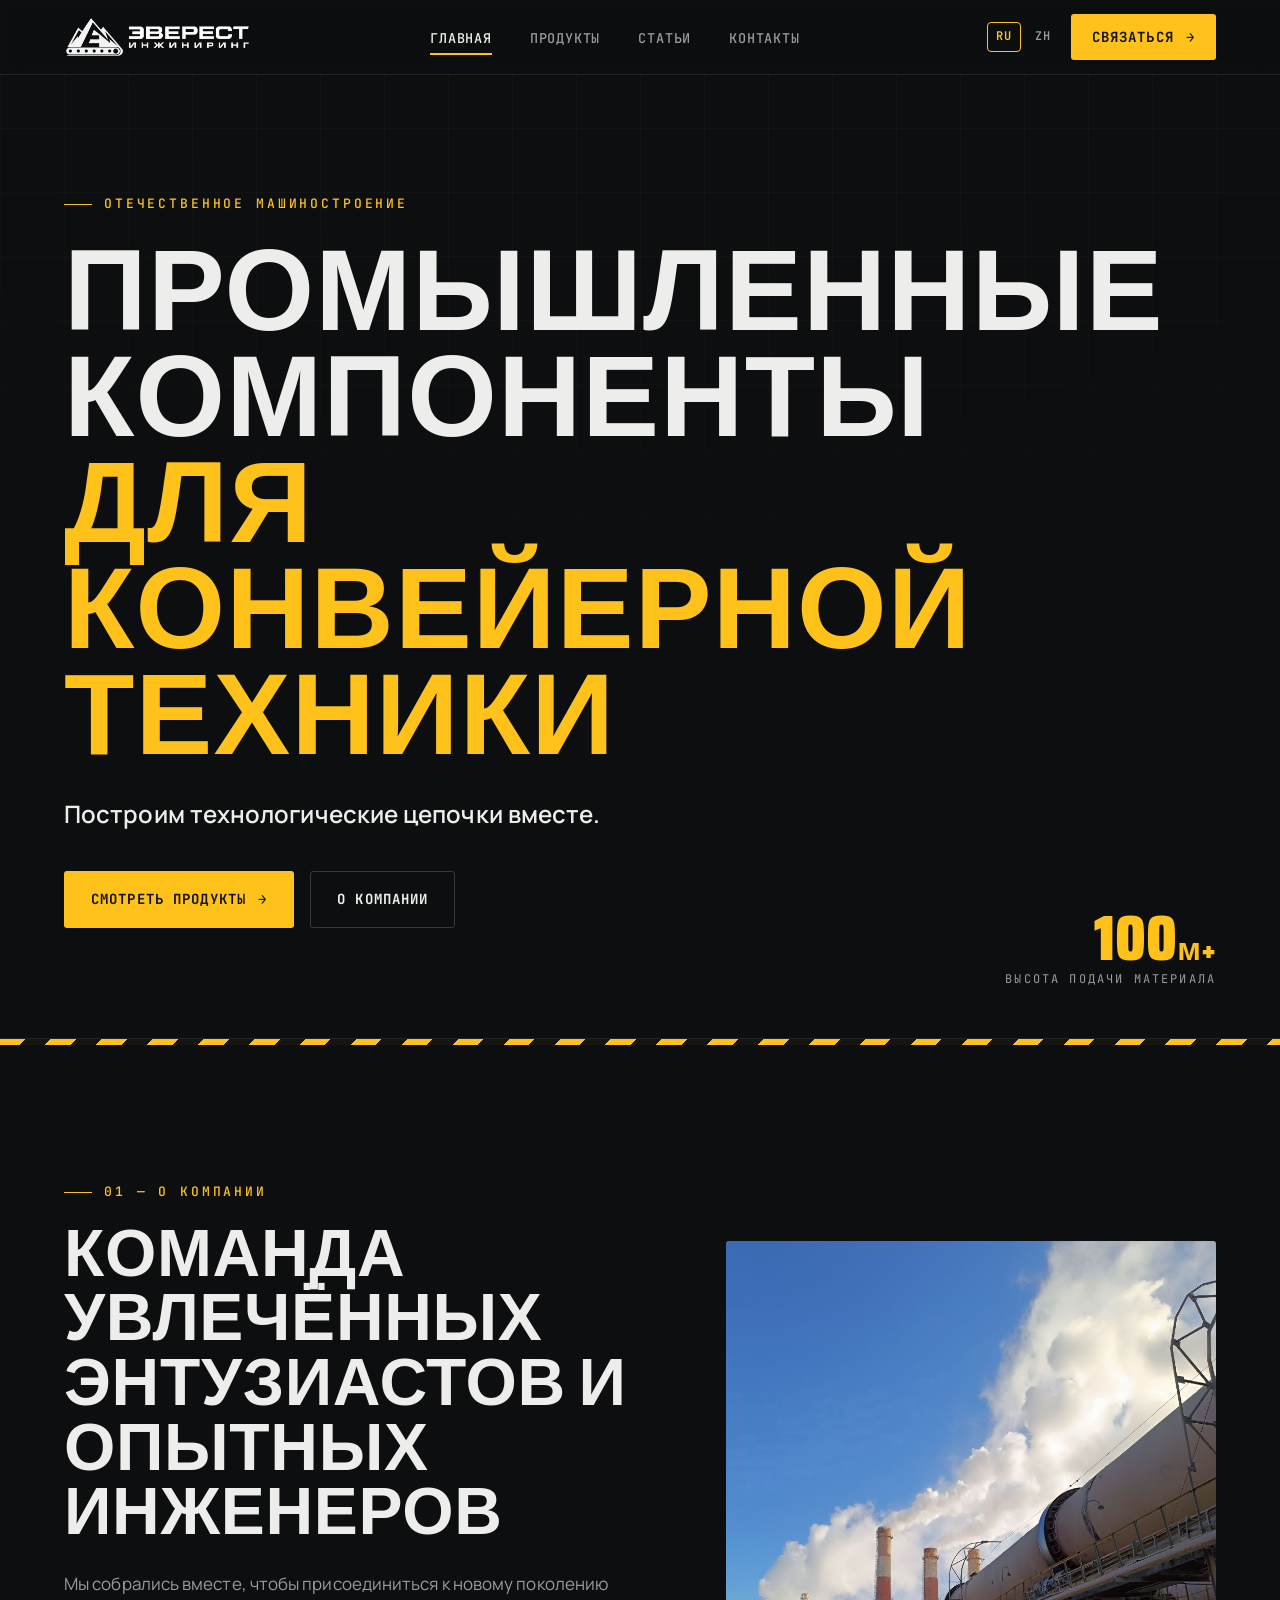
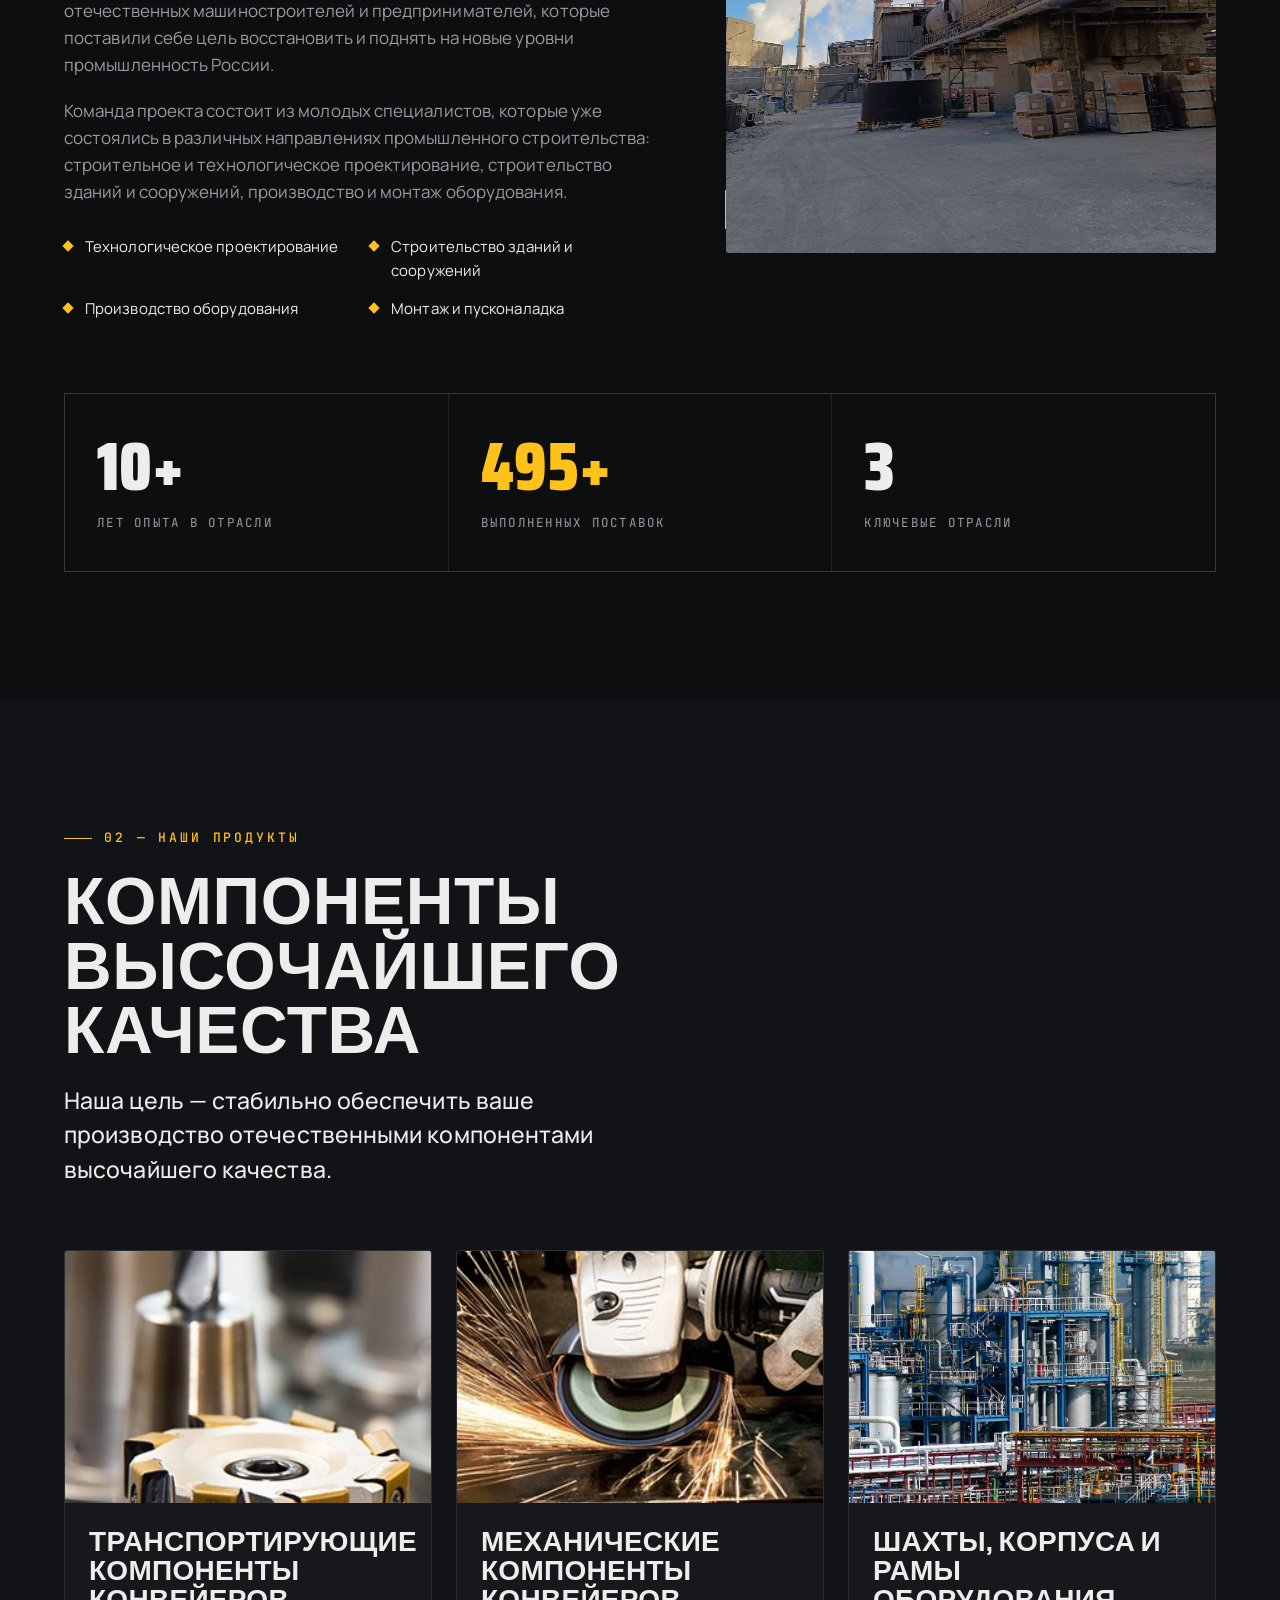
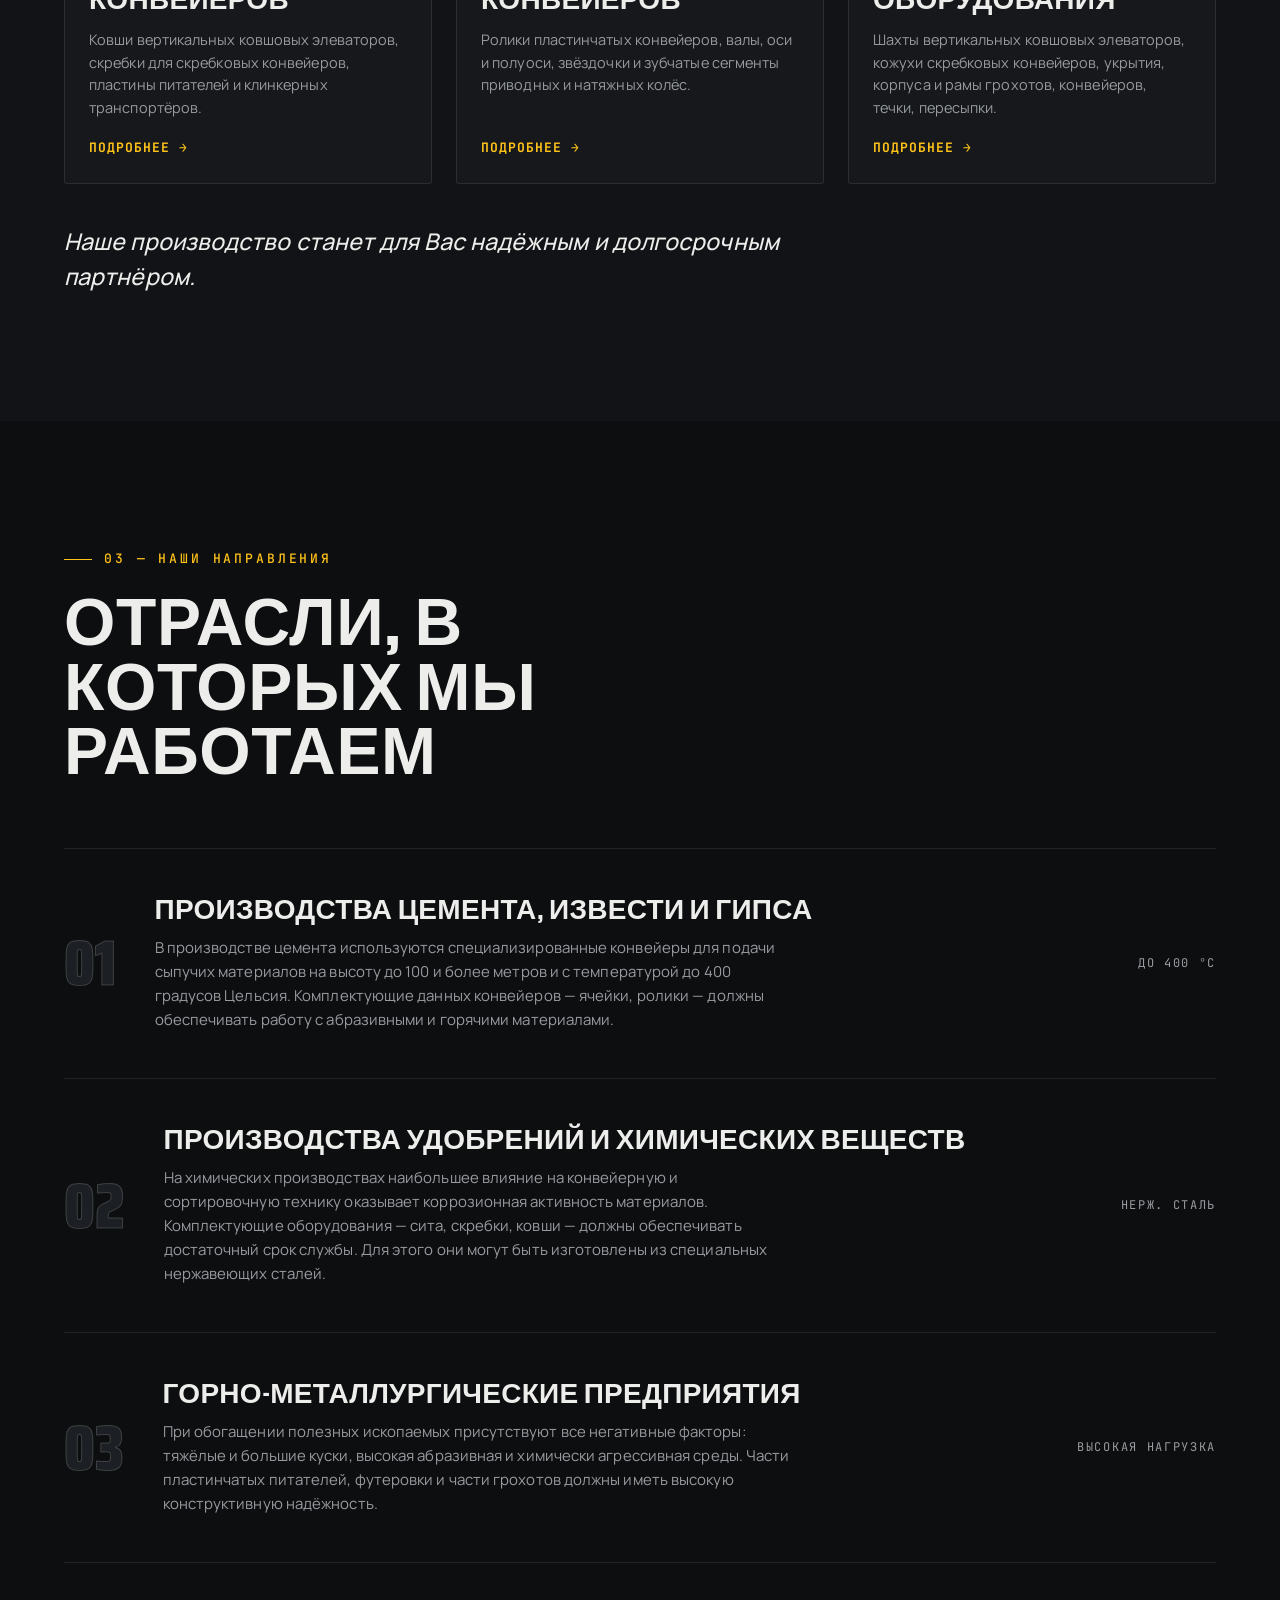
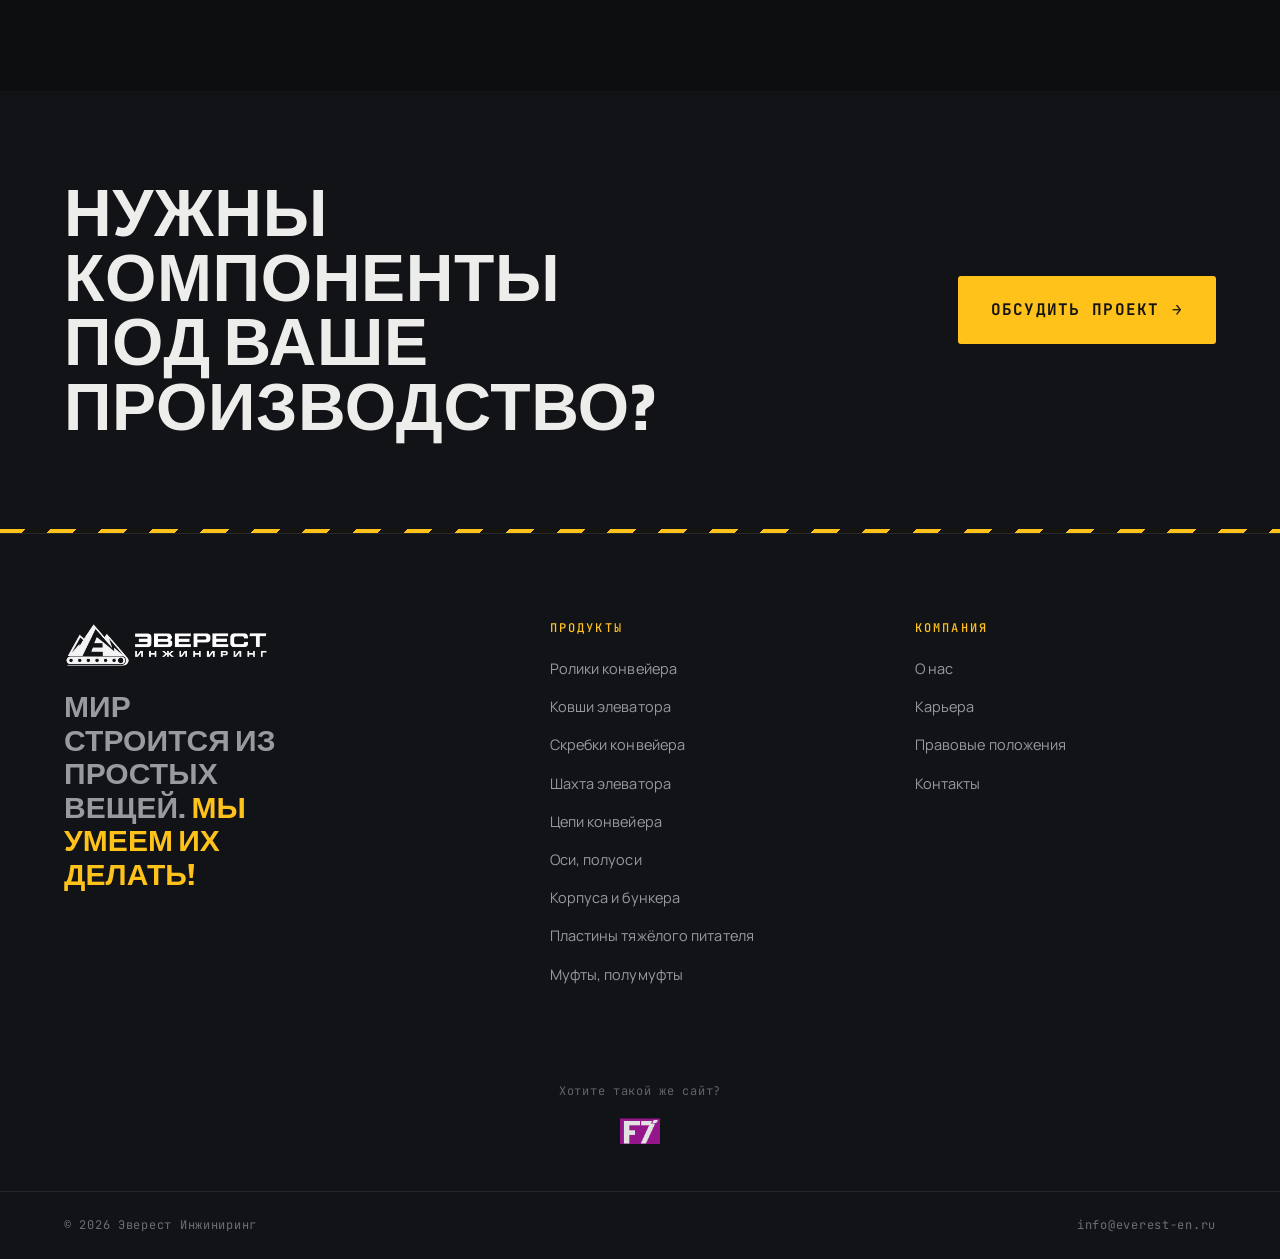
<file: index.html>
<!DOCTYPE html>
<html lang="ru">
<head>
<meta charset="UTF-8">
<meta name="viewport" content="width=device-width, initial-scale=1.0">
<title>Эверест Инжиниринг — промышленные компоненты для конвейерной техники</title>
<link rel="preconnect" href="https://fonts.googleapis.com">
<link rel="preconnect" href="https://fonts.gstatic.com" crossorigin>
<link rel="stylesheet" href="assets/styles.css">
</head>
<body>

<!-- ============ HEADER ============ -->
<header class="site-header">
  <div class="wrap nav">
    <a class="logo" href="index.html" aria-label="Эверест Инжиниринг">
      <img class="logo__img" src="assets/logo-lockup.png" alt="Эверест Инжиниринг — промышленные компоненты для конвейерной техники">
    </a>
    <nav aria-label="Основная навигация">
      <ul class="nav__links">
        <li><a href="index.html" class="active">Главная</a></li>
        <li><a href="products.html">Продукты</a></li>
        <li><a href="articles.html">Статьи</a></li>
        <li><a href="contacts.html">Контакты</a></li>
      </ul>
    </nav>
    <div class="nav__cta" style="display:flex;align-items:center;gap:12px"><div class="lang-switch"><span class="lang-active">RU</span><a href="zh/index.html">ZH</a></div><a class="btn btn--accent" href="contacts.html">Связаться <span class="arw">→</span></a></div>
    <button class="burger" aria-label="Открыть меню"><span></span><span></span><span></span></button>
  </div>
</header>
<div class="mobile-menu">
  <a href="index.html" class="active">Главная</a>
  <a href="products.html">Продукты</a>
  <a href="articles.html">Статьи</a>
  <a href="contacts.html">Контакты</a>
</div>

<!-- ============ HERO ============ -->
<section class="hero">
  <div class="hero__bg media">
    <div class="ph"><span class="ph__label">фото производства / конвейер</span></div>
    <img src="uploads/hero-bg.jpg" alt="Производство конвейерного оборудования" style="position:absolute;inset:0">
  </div>
  <div class="hero__inner wrap">
    <span class="eyebrow reveal">Отечественное машиностроение</span>
    <h1 class="h-display reveal" data-delay="1">Промышленные компоненты<br><span class="ln2">для конвейерной техники</span></h1>
    <p class="hero__slogan reveal" data-delay="2">Построим технологические цепочки вместе.</p>
    <div class="hero__cta reveal" data-delay="3">
      <a class="btn btn--accent" href="products.html">Смотреть продукты <span class="arw">→</span></a>
      <a class="btn btn--ghost" href="#about">О компании</a>
    </div>
  </div>
  <div class="hero__meta">
    <div class="num">100<span style="font-size:.5em">м+</span></div>
    <div class="lbl">высота подачи материала</div>
  </div>
</section>
<div class="hazard"></div>

<!-- ============ ABOUT ============ -->
<section class="section" id="about">
  <div class="wrap">
    <div class="about-grid">
      <div class="about-copy">
        <span class="eyebrow reveal">01 — О компании</span>
        <h2 class="h-sect reveal" data-delay="1" style="margin:18px 0 26px">Команда увлечённых энтузиастов и опытных инженеров</h2>
        <div class="reveal" data-delay="2">
          <p>Мы собрались вместе, чтобы присоединиться к новому поколению отечественных машиностроителей и предпринимателей, которые поставили себе цель восстановить и поднять на новые уровни промышленность России.</p>
          <p>Команда проекта состоит из молодых специалистов, которые уже состоялись в различных направлениях промышленного строительства: строительное и технологическое проектирование, строительство зданий и сооружений, производство и монтаж оборудования.</p>
        </div>
        <div class="comp-list reveal" data-delay="2">
          <div class="comp"><span class="dot"></span>Технологическое проектирование</div>
          <div class="comp"><span class="dot"></span>Строительство зданий и сооружений</div>
          <div class="comp"><span class="dot"></span>Производство оборудования</div>
          <div class="comp"><span class="dot"></span>Монтаж и пусконаладка</div>
        </div>
      </div>
      <div class="about-figure reveal" data-delay="1">
        <div class="media" style="aspect-ratio:4/5">
          <div class="ph"><span class="ph__label">фото с производства</span></div>
          <img src="uploads/photo-production-1.jpg" alt="Производство" style="position:absolute;inset:0;width:100%;height:100%;object-fit:cover">
        </div>
        <span class="tag">Производство в действии</span>
      </div>
    </div>

    <div class="stats reveal">
      <div class="stat"><div class="num"><span data-count="10" data-suffix="+">10+</span></div><div class="lbl">лет опыта в отрасли</div></div>
      <div class="stat"><div class="num"><span class="accent" data-count="500" data-suffix="+">500+</span></div><div class="lbl">выполненных поставок</div></div>
      <div class="stat"><div class="num"><span data-count="3" data-suffix="">3</span></div><div class="lbl">ключевые отрасли</div></div>
    </div>
  </div>
</section>

<!-- ============ PRODUCTS PREVIEW ============ -->
<section class="section section--alt">
  <div class="wrap">
    <div class="sect-head reveal">
      <span class="eyebrow">02 — Наши продукты</span>
      <h2 class="h-sect">Компоненты высочайшего качества</h2>
      <p class="lede">Наша цель — стабильно обеспечить ваше производство отечественными компонентами высочайшего качества.</p>
    </div>

    <div class="card-grid">
      <article class="pcard reveal">
        <div class="pcard__media media">
          <div class="ph"><span class="ph__label">ковши · скребки · пластины</span></div>
          <img src="uploads/product-1.jpg" alt="Транспортирующие компоненты">
          <span class="pcard__idx">01</span>
        </div>
        <div class="pcard__body">
          <h3 class="h-card">Транспортирующие компоненты конвейеров</h3>
          <p>Ковши вертикальных ковшовых элеваторов, скребки для скребковых конвейеров, пластины питателей и клинкерных транспортёров.</p>
          <a class="pcard__more" href="products.html">Подробнее <span class="arw">→</span></a>
        </div>
      </article>

      <article class="pcard reveal" data-delay="1">
        <div class="pcard__media media">
          <div class="ph"><span class="ph__label">ролики · валы · звёздочки</span></div>
          <img src="uploads/product-2.jpg" alt="Механические компоненты">
          <span class="pcard__idx">02</span>
        </div>
        <div class="pcard__body">
          <h3 class="h-card">Механические компоненты конвейеров</h3>
          <p>Ролики пластинчатых конвейеров, валы, оси и полуоси, звёздочки и зубчатые сегменты приводных и натяжных колёс.</p>
          <a class="pcard__more" href="products.html">Подробнее <span class="arw">→</span></a>
        </div>
      </article>

      <article class="pcard reveal" data-delay="2">
        <div class="pcard__media media">
          <div class="ph"><span class="ph__label">шахты · кожухи · рамы</span></div>
          <img src="uploads/photo-production-2.jpg" alt="Шахты, корпуса и рамы">
          <span class="pcard__idx">03</span>
        </div>
        <div class="pcard__body">
          <h3 class="h-card">Шахты, корпуса и рамы оборудования</h3>
          <p>Шахты вертикальных ковшовых элеваторов, кожухи скребковых конвейеров, укрытия, корпуса и рамы грохотов, конвейеров, течки, пересыпки.</p>
          <a class="pcard__more" href="products.html">Подробнее <span class="arw">→</span></a>
        </div>
      </article>
    </div>

    <p class="lede reveal" style="margin-top:40px;font-style:italic">Наше производство станет для Вас надёжным и долгосрочным партнёром.</p>
  </div>
</section>

<!-- ============ INDUSTRIES ============ -->
<section class="section">
  <div class="wrap">
    <div class="sect-head reveal">
      <span class="eyebrow">03 — Наши направления</span>
      <h2 class="h-sect">Отрасли, в которых мы работаем</h2>
    </div>

    <div class="reveal">
      <div class="ind-row">
        <div class="ind-row__no">01</div>
        <div class="ind-row__main">
          <h3 class="h-card">Производства цемента, извести и гипса</h3>
          <p>В производстве цемента используются специализированные конвейеры для подачи сыпучих материалов на высоту до 100 и более метров и с температурой до 400 градусов Цельсия. Комплектующие данных конвейеров — ячейки, ролики — должны обеспечивать работу с абразивными и горячими материалами.</p>
        </div>
        <div class="ind-row__tag">до 400 °C</div>
      </div>
      <div class="ind-row">
        <div class="ind-row__no">02</div>
        <div class="ind-row__main">
          <h3 class="h-card">Производства удобрений и химических веществ</h3>
          <p>На химических производствах наибольшее влияние на конвейерную и сортировочную технику оказывает коррозионная активность материалов. Комплектующие оборудования — сита, скребки, ковши — должны обеспечивать достаточный срок службы. Для этого они могут быть изготовлены из специальных нержавеющих сталей.</p>
        </div>
        <div class="ind-row__tag">нерж. сталь</div>
      </div>
      <div class="ind-row">
        <div class="ind-row__no">03</div>
        <div class="ind-row__main">
          <h3 class="h-card">Горно-металлургические предприятия</h3>
          <p>При обогащении полезных ископаемых присутствуют все негативные факторы: тяжёлые и большие куски, высокая абразивная и химически агрессивная среды. Части пластинчатых питателей, футеровки и части грохотов должны иметь высокую конструктивную надёжность.</p>
        </div>
        <div class="ind-row__tag">высокая нагрузка</div>
      </div>
    </div>
  </div>
</section>

<!-- ============ CTA STRIP ============ -->
<section class="section section--alt" style="padding-block:clamp(56px,7vw,96px)">
  <div class="wrap" style="display:flex;justify-content:space-between;align-items:center;gap:32px;flex-wrap:wrap">
    <h2 class="h-sect reveal" style="max-width:18ch">Нужны компоненты под ваше производство?</h2>
    <a class="btn btn--accent reveal" data-delay="1" href="contacts.html" style="font-size:16px;padding:20px 32px">Обсудить проект <span class="arw">→</span></a>
  </div>
</section>

<!-- ============ FOOTER ============ -->
<div class="hazard hazard--thin"></div>
<footer class="site-footer">
  <div class="wrap footer-grid">
    <div>
      <div class="footer-logo">
        <img src="assets/logo-lockup.png" alt="Эверест Инжиниринг" style="height:46px;width:auto">
      </div>
      <p class="footer-slogan">Мир строится из простых вещей. <span class="accent">Мы умеем их делать!</span></p>
    </div>
    <div class="fcol">
      <h4>Продукты</h4>
      <ul>
        <li><a href="products.html#roliki">Ролики конвейера</a></li>
        <li><a href="products.html#kovshi">Ковши элеватора</a></li>
        <li><a href="products.html#kovshi">Скребки конвейера</a></li>
        <li><a href="products.html#kovshi">Шахта элеватора</a></li>
        <li><a href="products.html#roliki">Цепи конвейера</a></li>
        <li><a href="products.html#roliki">Оси, полуоси</a></li>
        <li><a href="products.html#klinkernye">Корпуса и бункера</a></li>
        <li><a href="products.html#plastiny">Пластины тяжёлого питателя</a></li>
        <li><a href="products.html#roliki">Муфты, полумуфты</a></li>
      </ul>
    </div>
    <div class="fcol">
      <h4>Компания</h4>
      <ul>
        <li><a href="index.html#about">О нас</a></li>
        <li><a href="contacts.html">Карьера</a></li>
        <li><a href="contacts.html">Правовые положения</a></li>
        <li><a href="contacts.html">Контакты</a></li>
      </ul>
    </div>
  </div>
  <div class="wrap footer-credit">
    <a class="footer-credit__link" href="https://new-folder.ru" target="_blank" rel="noopener noreferrer">
      <span class="footer-credit__text">Хотите такой же сайт?</span>
      <img src="assets/f7-logo.png" alt="F7 — new-folder.ru" width="120" height="40">
    </a>
  </div>
  <div class="wrap footer-bottom">
    <span>© 2026 Эверест Инжиниринг</span>
    <a href="contacts.html">info@everest-en.ru</a>
  </div>
</footer>

<script src="assets/site.js"></script>
</body>
</html>
</file>
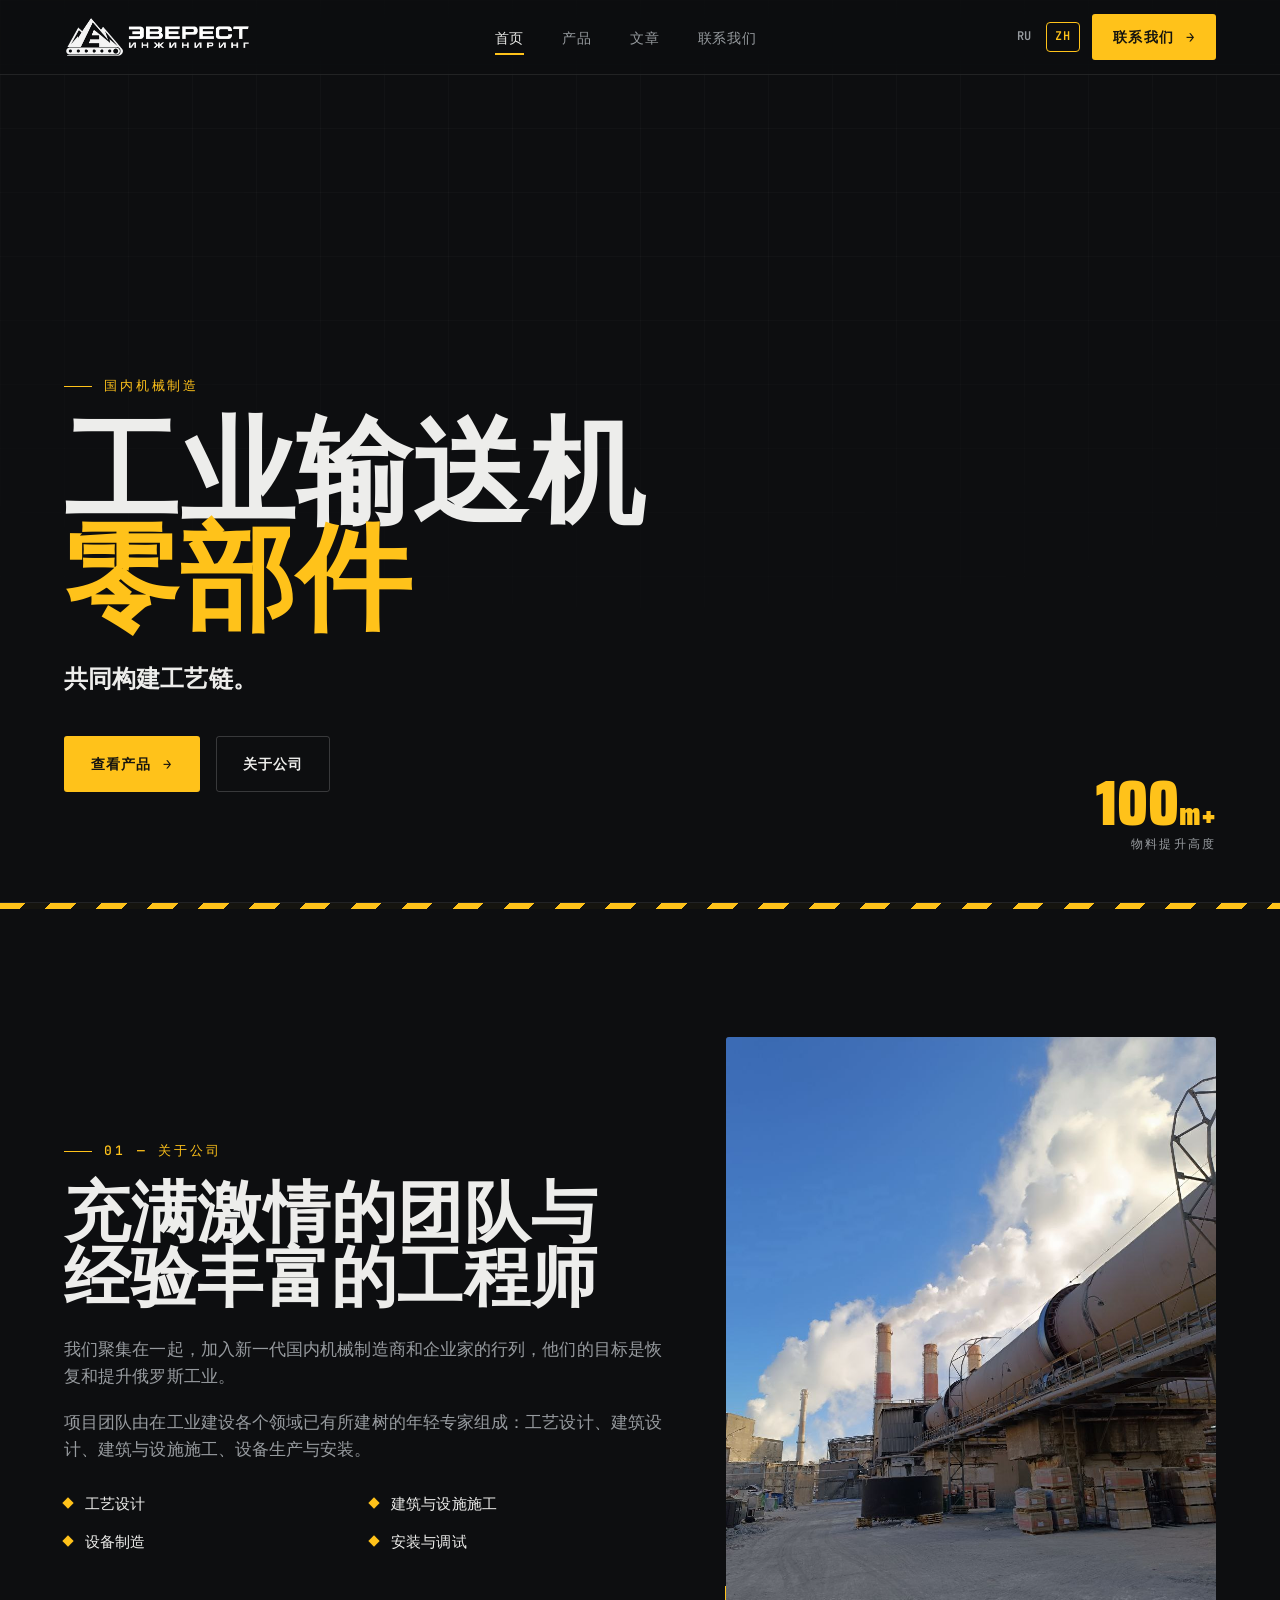
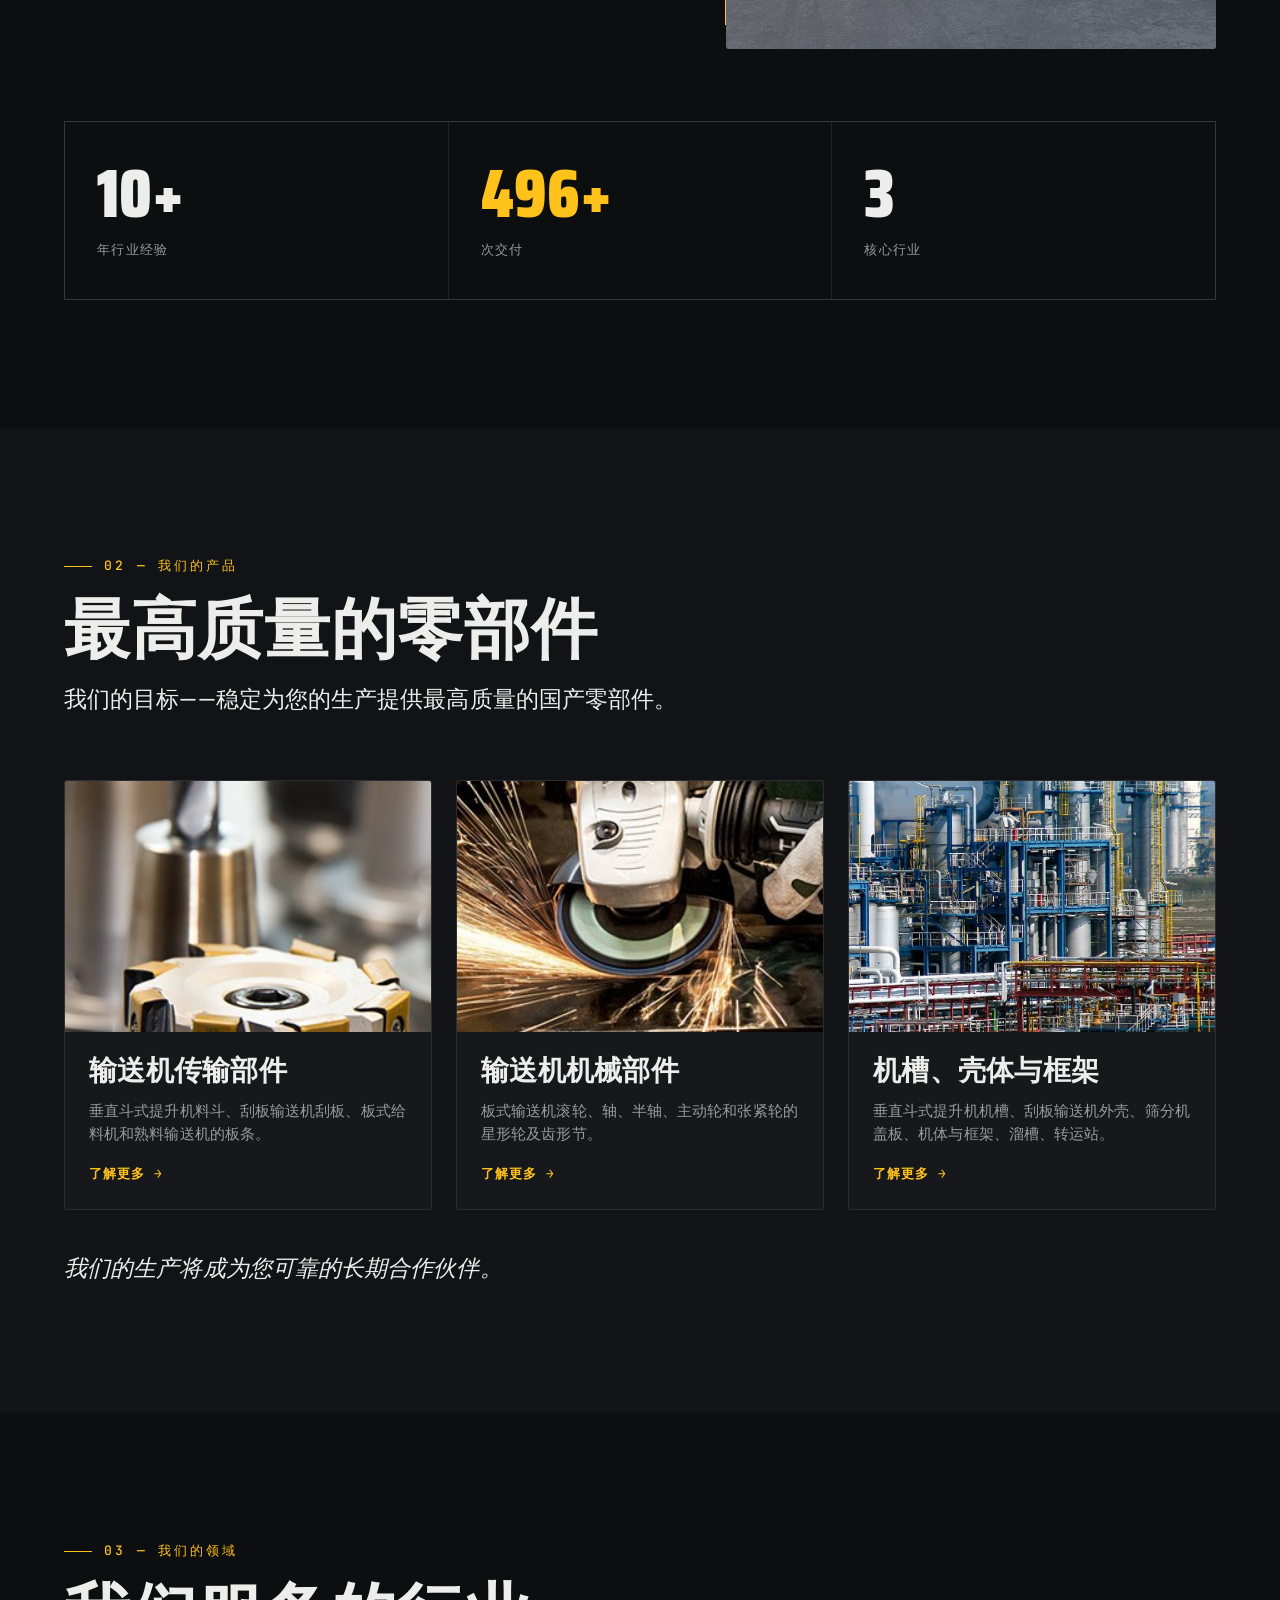
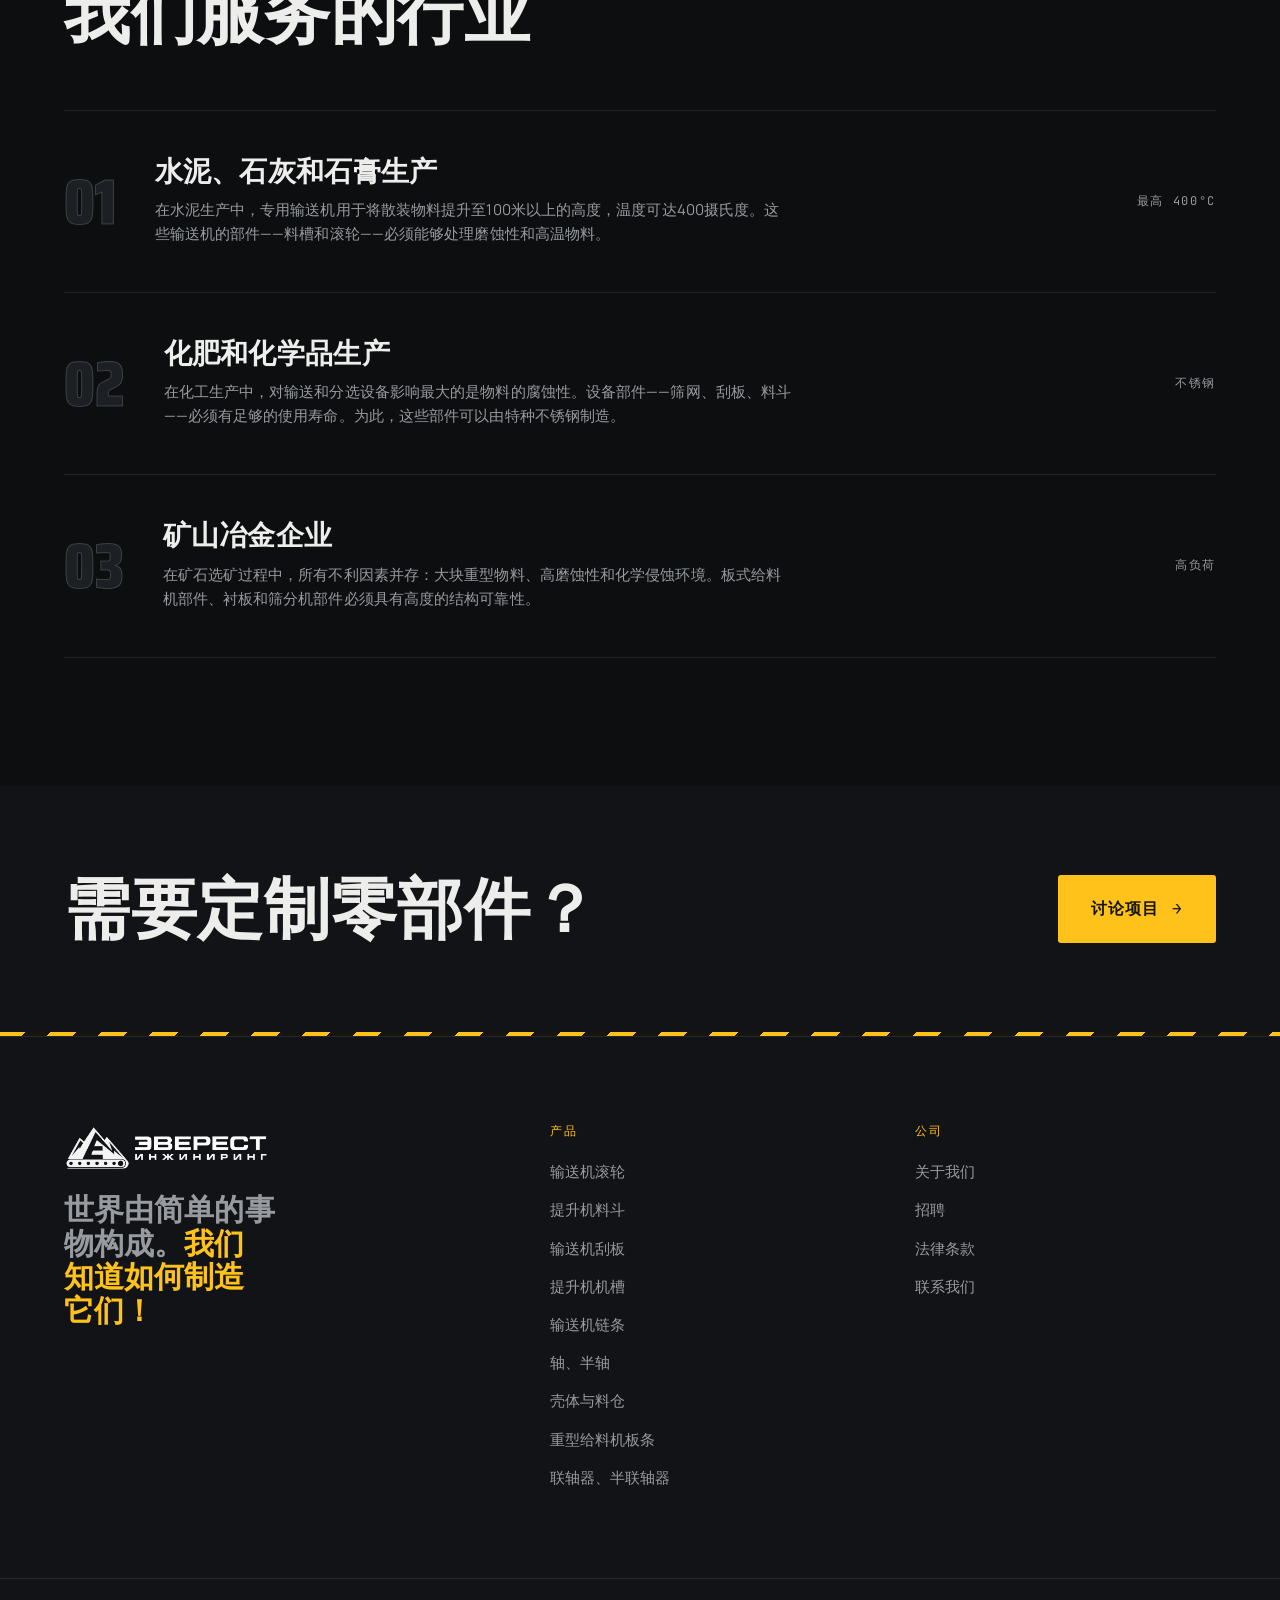
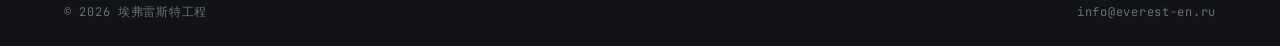
<file: zh/index.html>
<!DOCTYPE html>
<html lang="zh">
<head>
<meta charset="UTF-8">
<meta name="viewport" content="width=device-width, initial-scale=1.0">
<title>埃弗雷斯特工程 — 工业输送机零部件</title>
<link rel="preconnect" href="https://fonts.googleapis.com">
<link rel="preconnect" href="https://fonts.gstatic.com" crossorigin>
<link rel="stylesheet" href="../assets/styles.css">
</head>
<body>

<!-- ============ HEADER ============ -->
<header class="site-header">
  <div class="wrap nav">
    <a class="logo" href="index.html" aria-label="埃弗雷斯特工程">
      <img class="logo__img" src="../assets/logo-lockup.png" alt="埃弗雷斯特工程 — 工业输送机零部件">
    </a>
    <nav aria-label="主导航">
      <ul class="nav__links">
        <li><a href="index.html" class="active">首页</a></li>
        <li><a href="products.html">产品</a></li>
        <li><a href="articles.html">文章</a></li>
        <li><a href="contacts.html">联系我们</a></li>
      </ul>
    </nav>
    <div class="nav__cta" style="display:flex;align-items:center;gap:12px">
      <div class="lang-switch">
        <a href="../index.html">RU</a>
        <span class="lang-active">ZH</span>
      </div>
      <a class="btn btn--accent" href="contacts.html">联系我们 <span class="arw">→</span></a>
    </div>
    <button class="burger" aria-label="打开菜单"><span></span><span></span><span></span></button>
  </div>
</header>
<div class="mobile-menu">
  <a href="index.html" class="active">首页</a>
  <a href="products.html">产品</a>
  <a href="articles.html">文章</a>
  <a href="contacts.html">联系我们</a>
  <div style="display:flex;gap:12px;padding:8px 0"><a href="../index.html">RU</a><span class="lang-active">ZH</span></div>
</div>

<!-- ============ HERO ============ -->
<section class="hero">
  <div class="hero__bg media">
    <div class="ph"><span class="ph__label">生产现场 / 输送机</span></div>
    <img src="../uploads/hero-bg.jpg" alt="输送机设备生产" style="position:absolute;inset:0">
  </div>
  <div class="hero__inner wrap">
    <span class="eyebrow reveal">国内机械制造</span>
    <h1 class="h-display reveal" data-delay="1">工业输送机<br><span class="ln2">零部件</span></h1>
    <p class="hero__slogan reveal" data-delay="2">共同构建工艺链。</p>
    <div class="hero__cta reveal" data-delay="3">
      <a class="btn btn--accent" href="products.html">查看产品 <span class="arw">→</span></a>
      <a class="btn btn--ghost" href="#about">关于公司</a>
    </div>
  </div>
  <div class="hero__meta">
    <div class="num">100<span style="font-size:.5em">m+</span></div>
    <div class="lbl">物料提升高度</div>
  </div>
</section>
<div class="hazard"></div>

<!-- ============ ABOUT ============ -->
<section class="section" id="about">
  <div class="wrap">
    <div class="about-grid">
      <div class="about-copy">
        <span class="eyebrow reveal">01 — 关于公司</span>
        <h2 class="h-sect reveal" data-delay="1" style="margin:18px 0 26px">充满激情的团队与经验丰富的工程师</h2>
        <div class="reveal" data-delay="2">
          <p>我们聚集在一起，加入新一代国内机械制造商和企业家的行列，他们的目标是恢复和提升俄罗斯工业。</p>
          <p>项目团队由在工业建设各个领域已有所建树的年轻专家组成：工艺设计、建筑设计、建筑与设施施工、设备生产与安装。</p>
        </div>
        <div class="comp-list reveal" data-delay="2">
          <div class="comp"><span class="dot"></span>工艺设计</div>
          <div class="comp"><span class="dot"></span>建筑与设施施工</div>
          <div class="comp"><span class="dot"></span>设备制造</div>
          <div class="comp"><span class="dot"></span>安装与调试</div>
        </div>
      </div>
      <div class="about-figure reveal" data-delay="1">
        <div class="media" style="aspect-ratio:4/5">
          <div class="ph"><span class="ph__label">生产现场照片</span></div>
          <img src="../uploads/photo-production-1.jpg" alt="生产" style="position:absolute;inset:0;width:100%;height:100%;object-fit:cover">
        </div>
        <span class="tag">生产实况</span>
      </div>
    </div>

    <div class="stats reveal">
      <div class="stat"><div class="num"><span data-count="10" data-suffix="+">10+</span></div><div class="lbl">年行业经验</div></div>
      <div class="stat"><div class="num"><span class="accent" data-count="500" data-suffix="+">500+</span></div><div class="lbl">次交付</div></div>
      <div class="stat"><div class="num"><span data-count="3" data-suffix="">3</span></div><div class="lbl">核心行业</div></div>
    </div>
  </div>
</section>

<!-- ============ PRODUCTS PREVIEW ============ -->
<section class="section section--alt">
  <div class="wrap">
    <div class="sect-head reveal">
      <span class="eyebrow">02 — 我们的产品</span>
      <h2 class="h-sect">最高质量的零部件</h2>
      <p class="lede">我们的目标——稳定为您的生产提供最高质量的国产零部件。</p>
    </div>

    <div class="card-grid">
      <article class="pcard reveal">
        <div class="pcard__media media">
          <div class="ph"><span class="ph__label">料斗 · 刮板 · 板条</span></div>
          <img src="../uploads/product-1.jpg" alt="输送机传输部件">
          <span class="pcard__idx">01</span>
        </div>
        <div class="pcard__body">
          <h3 class="h-card">输送机传输部件</h3>
          <p>垂直斗式提升机料斗、刮板输送机刮板、板式给料机和熟料输送机的板条。</p>
          <a class="pcard__more" href="products.html">了解更多 <span class="arw">→</span></a>
        </div>
      </article>

      <article class="pcard reveal" data-delay="1">
        <div class="pcard__media media">
          <div class="ph"><span class="ph__label">滚轮 · 轴 · 星形轮</span></div>
          <img src="../uploads/product-2.jpg" alt="输送机机械部件">
          <span class="pcard__idx">02</span>
        </div>
        <div class="pcard__body">
          <h3 class="h-card">输送机机械部件</h3>
          <p>板式输送机滚轮、轴、半轴、主动轮和张紧轮的星形轮及齿形节。</p>
          <a class="pcard__more" href="products.html">了解更多 <span class="arw">→</span></a>
        </div>
      </article>

      <article class="pcard reveal" data-delay="2">
        <div class="pcard__media media">
          <div class="ph"><span class="ph__label">机槽 · 外壳 · 框架</span></div>
          <img src="../uploads/photo-production-2.jpg" alt="机槽、壳体与框架">
          <span class="pcard__idx">03</span>
        </div>
        <div class="pcard__body">
          <h3 class="h-card">机槽、壳体与框架</h3>
          <p>垂直斗式提升机机槽、刮板输送机外壳、筛分机盖板、机体与框架、溜槽、转运站。</p>
          <a class="pcard__more" href="products.html">了解更多 <span class="arw">→</span></a>
        </div>
      </article>
    </div>

    <p class="lede reveal" style="margin-top:40px;font-style:italic">我们的生产将成为您可靠的长期合作伙伴。</p>
  </div>
</section>

<!-- ============ INDUSTRIES ============ -->
<section class="section">
  <div class="wrap">
    <div class="sect-head reveal">
      <span class="eyebrow">03 — 我们的领域</span>
      <h2 class="h-sect">我们服务的行业</h2>
    </div>

    <div class="reveal">
      <div class="ind-row">
        <div class="ind-row__no">01</div>
        <div class="ind-row__main">
          <h3 class="h-card">水泥、石灰和石膏生产</h3>
          <p>在水泥生产中，专用输送机用于将散装物料提升至100米以上的高度，温度可达400摄氏度。这些输送机的部件——料槽和滚轮——必须能够处理磨蚀性和高温物料。</p>
        </div>
        <div class="ind-row__tag">最高 400°C</div>
      </div>
      <div class="ind-row">
        <div class="ind-row__no">02</div>
        <div class="ind-row__main">
          <h3 class="h-card">化肥和化学品生产</h3>
          <p>在化工生产中，对输送和分选设备影响最大的是物料的腐蚀性。设备部件——筛网、刮板、料斗——必须有足够的使用寿命。为此，这些部件可以由特种不锈钢制造。</p>
        </div>
        <div class="ind-row__tag">不锈钢</div>
      </div>
      <div class="ind-row">
        <div class="ind-row__no">03</div>
        <div class="ind-row__main">
          <h3 class="h-card">矿山冶金企业</h3>
          <p>在矿石选矿过程中，所有不利因素并存：大块重型物料、高磨蚀性和化学侵蚀环境。板式给料机部件、衬板和筛分机部件必须具有高度的结构可靠性。</p>
        </div>
        <div class="ind-row__tag">高负荷</div>
      </div>
    </div>
  </div>
</section>

<!-- ============ CTA STRIP ============ -->
<section class="section section--alt" style="padding-block:clamp(56px,7vw,96px)">
  <div class="wrap" style="display:flex;justify-content:space-between;align-items:center;gap:32px;flex-wrap:wrap">
    <h2 class="h-sect reveal" style="max-width:18ch">需要定制零部件？</h2>
    <a class="btn btn--accent reveal" data-delay="1" href="contacts.html" style="font-size:16px;padding:20px 32px">讨论项目 <span class="arw">→</span></a>
  </div>
</section>

<!-- ============ FOOTER ============ -->
<div class="hazard hazard--thin"></div>
<footer class="site-footer">
  <div class="wrap footer-grid">
    <div>
      <div class="footer-logo">
        <img src="../assets/logo-lockup.png" alt="埃弗雷斯特工程" style="height:46px;width:auto">
      </div>
      <p class="footer-slogan">世界由简单的事物构成。<span class="accent">我们知道如何制造它们！</span></p>
    </div>
    <div class="fcol">
      <h4>产品</h4>
      <ul>
        <li><a href="products.html#roliki">输送机滚轮</a></li>
        <li><a href="products.html#kovshi">提升机料斗</a></li>
        <li><a href="products.html#kovshi">输送机刮板</a></li>
        <li><a href="products.html#kovshi">提升机机槽</a></li>
        <li><a href="products.html#roliki">输送机链条</a></li>
        <li><a href="products.html#roliki">轴、半轴</a></li>
        <li><a href="products.html#klinkernye">壳体与料仓</a></li>
        <li><a href="products.html#plastiny">重型给料机板条</a></li>
        <li><a href="products.html#roliki">联轴器、半联轴器</a></li>
      </ul>
    </div>
    <div class="fcol">
      <h4>公司</h4>
      <ul>
        <li><a href="index.html#about">关于我们</a></li>
        <li><a href="contacts.html">招聘</a></li>
        <li><a href="contacts.html">法律条款</a></li>
        <li><a href="contacts.html">联系我们</a></li>
      </ul>
    </div>
  </div>
  <div class="wrap footer-bottom">
    <span>© 2026 埃弗雷斯特工程</span>
    <a href="contacts.html">info@everest-en.ru</a>
  </div>
</footer>

<script src="../assets/site.js"></script>
</body>
</html>
</file>
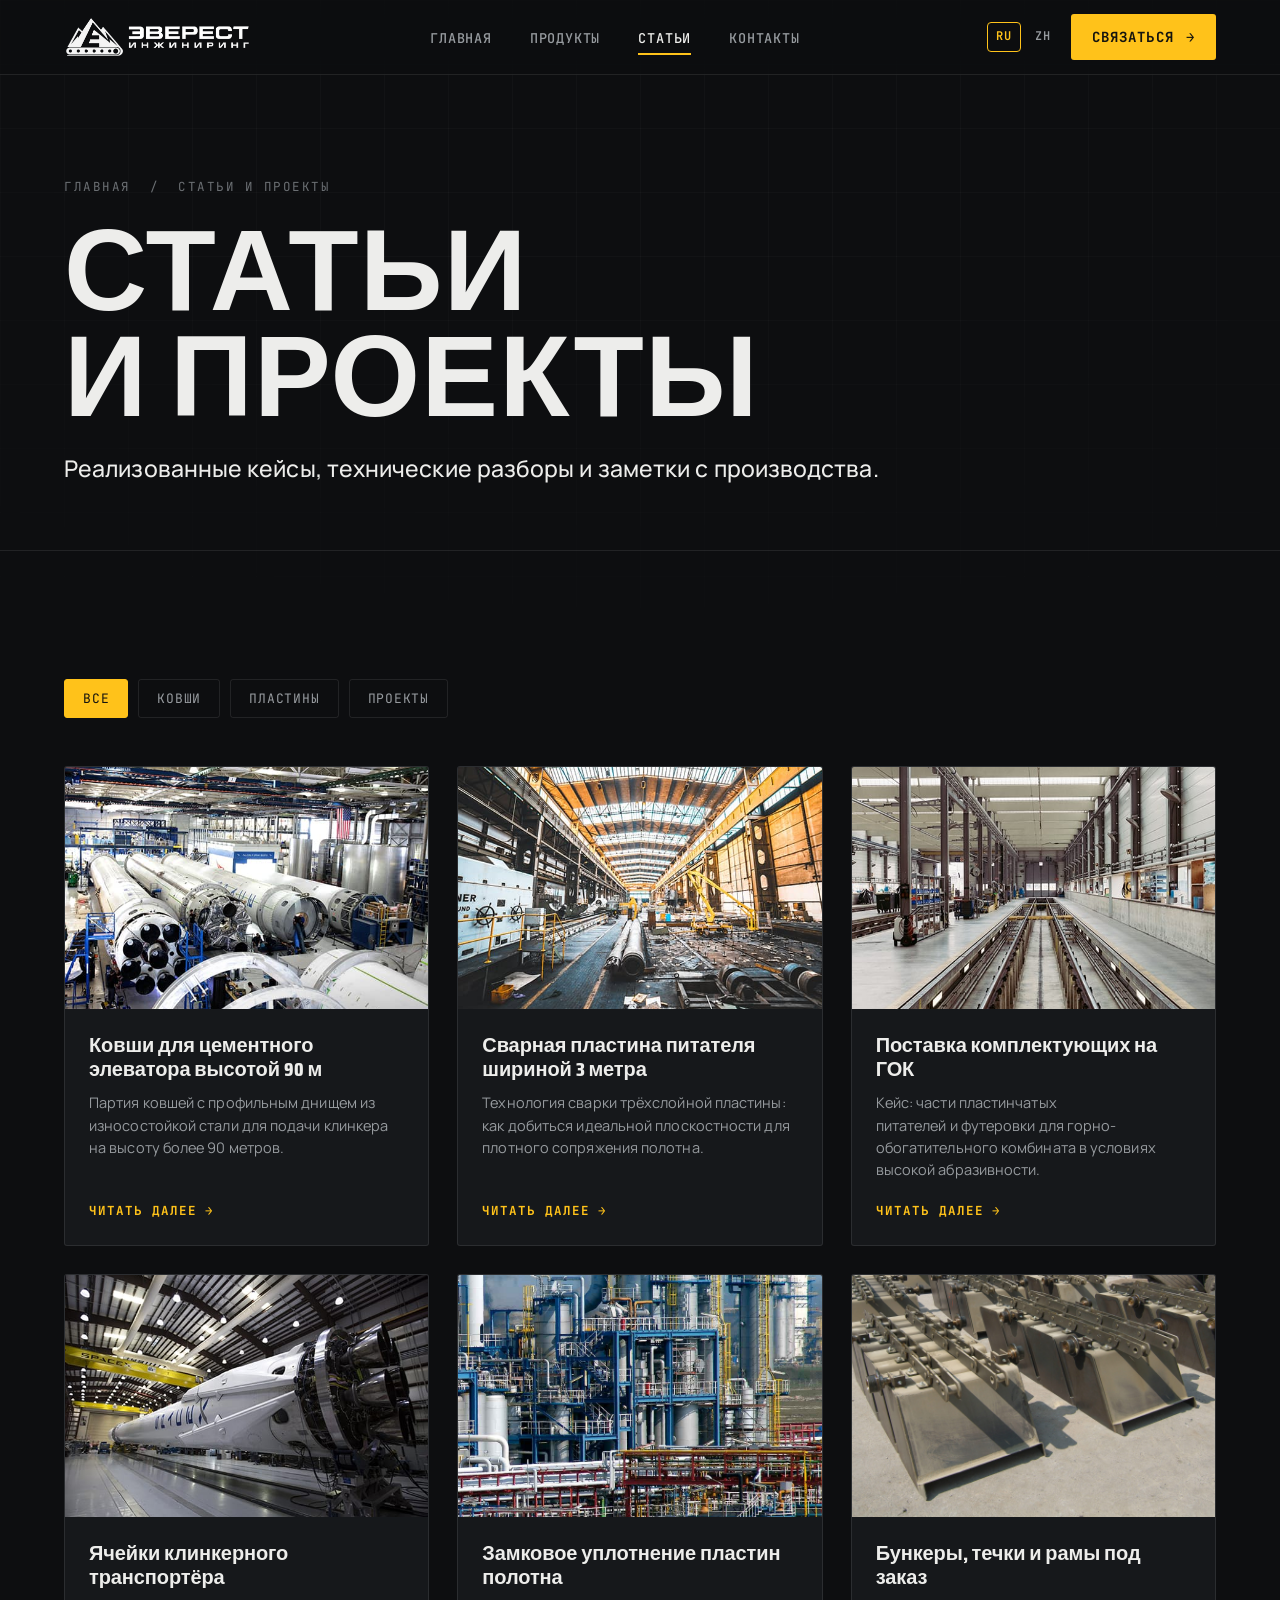
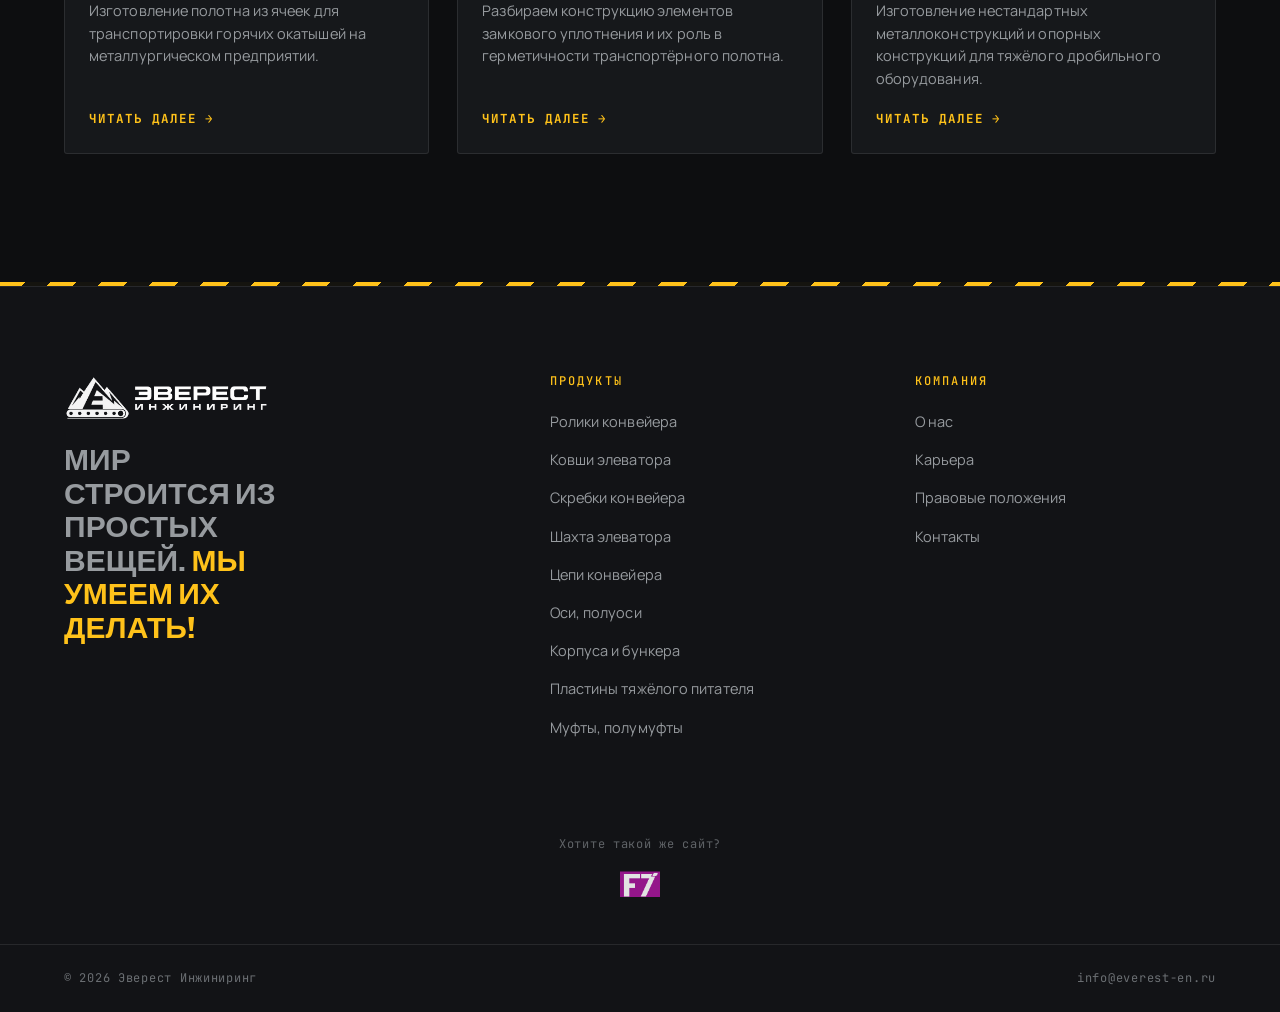
<file: articles.html>
<!DOCTYPE html>
<html lang="ru">
<head>
<meta charset="UTF-8">
<meta name="viewport" content="width=device-width, initial-scale=1.0">
<title>Статьи и проекты — Эверест Инжиниринг</title>
<link rel="preconnect" href="https://fonts.googleapis.com">
<link rel="preconnect" href="https://fonts.gstatic.com" crossorigin>
<link rel="stylesheet" href="assets/styles.css">
</head>
<body>

<!-- ============ HEADER ============ -->
<header class="site-header">
  <div class="wrap nav">
    <a class="logo" href="index.html" aria-label="Эверест Инжиниринг">
      <img class="logo__img" src="assets/logo-lockup.png" alt="Эверест Инжиниринг — промышленные компоненты для конвейерной техники">
    </a>
    <nav aria-label="Основная навигация">
      <ul class="nav__links">
        <li><a href="index.html">Главная</a></li>
        <li><a href="products.html">Продукты</a></li>
        <li><a href="articles.html" class="active">Статьи</a></li>
        <li><a href="contacts.html">Контакты</a></li>
      </ul>
    </nav>
    <div class="nav__cta" style="display:flex;align-items:center;gap:12px"><div class="lang-switch"><span class="lang-active">RU</span><a href="zh/articles.html">ZH</a></div><a class="btn btn--accent" href="contacts.html">Связаться <span class="arw">→</span></a></div>
    <button class="burger" aria-label="Открыть меню"><span></span><span></span><span></span></button>
  </div>
</header>
<div class="mobile-menu">
  <a href="index.html">Главная</a>
  <a href="products.html">Продукты</a>
  <a href="articles.html" class="active">Статьи</a>
  <a href="contacts.html">Контакты</a>
</div>

<!-- ============ PAGE HERO ============ -->
<section class="page-hero">
  <div class="wrap">
    <p class="crumb reveal"><a href="index.html">Главная</a> &nbsp;/&nbsp; Статьи и проекты</p>
    <h1 class="h-display reveal" data-delay="1">Статьи<br>и проекты</h1>
    <p class="lede reveal" data-delay="2">Реализованные кейсы, технические разборы и заметки с производства.</p>
  </div>
</section>

<!-- ============ GRID ============ -->
<section class="section">
  <div class="wrap">
    <div class="filter-bar reveal">
      <button class="active" data-cat="all">Все</button>
      <button data-cat="kovshi">Ковши</button>
      <button data-cat="plastiny">Пластины</button>
      <button data-cat="proekty">Проекты</button>
    </div>

    <div class="art-grid">
      <article class="acard reveal" data-cat="kovshi">
        <div class="acard__media media">
          <div class="ph"><span class="ph__label">ковши элеватора</span></div>
          <img src="uploads/project-1.jpg" alt="">
          <span class="acard__cat">Ковши</span>
        </div>
        <div class="acard__body">
          <h3>Ковши для цементного элеватора высотой 90 м</h3>
          <p>Партия ковшей с профильным днищем из износостойкой стали для подачи клинкера на высоту более 90 метров.</p>
          <a class="acard__more" href="#">Читать далее <span class="arw">→</span></a>
        </div>
      </article>

      <article class="acard reveal" data-delay="1" data-cat="plastiny">
        <div class="acard__media media">
          <div class="ph"><span class="ph__label">пластина питателя</span></div>
          <img src="uploads/project-2.jpg" alt="">
          <span class="acard__cat">Пластины</span>
        </div>
        <div class="acard__body">
          <h3>Сварная пластина питателя шириной 3 метра</h3>
          <p>Технология сварки трёхслойной пластины: как добиться идеальной плоскостности для плотного сопряжения полотна.</p>
          <a class="acard__more" href="#">Читать далее <span class="arw">→</span></a>
        </div>
      </article>

      <article class="acard reveal" data-delay="2" data-cat="proekty">
        <div class="acard__media media">
          <div class="ph"><span class="ph__label">монтаж оборудования</span></div>
          <img src="uploads/project-3.jpg" alt="">
          <span class="acard__cat">Проекты</span>
        </div>
        <div class="acard__body">
          <h3>Поставка комплектующих на ГОК</h3>
          <p>Кейс: части пластинчатых питателей и футеровки для горно-обогатительного комбината в условиях высокой абразивности.</p>
          <a class="acard__more" href="#">Читать далее <span class="arw">→</span></a>
        </div>
      </article>

      <article class="acard reveal" data-cat="kovshi">
        <div class="acard__media media">
          <div class="ph"><span class="ph__label">ячейки транспортёра</span></div>
          <img src="uploads/project-4.jpg" alt="">
          <span class="acard__cat">Ковши</span>
        </div>
        <div class="acard__body">
          <h3>Ячейки клинкерного транспортёра</h3>
          <p>Изготовление полотна из ячеек для транспортировки горячих окатышей на металлургическом предприятии.</p>
          <a class="acard__more" href="#">Читать далее <span class="arw">→</span></a>
        </div>
      </article>

      <article class="acard reveal" data-delay="1" data-cat="plastiny">
        <div class="acard__media media">
          <div class="ph"><span class="ph__label">профилированные боковины</span></div>
          <img src="uploads/photo-production-2.jpg" alt="">
          <span class="acard__cat">Пластины</span>
        </div>
        <div class="acard__body">
          <h3>Замковое уплотнение пластин полотна</h3>
          <p>Разбираем конструкцию элементов замкового уплотнения и их роль в герметичности транспортёрного полотна.</p>
          <a class="acard__more" href="#">Читать далее <span class="arw">→</span></a>
        </div>
      </article>

      <article class="acard reveal" data-delay="2" data-cat="proekty">
        <div class="acard__media media">
          <div class="ph"><span class="ph__label">нестандартная металлоконструкция</span></div>
          <img src="uploads/section-bg.jpg" alt="">
          <span class="acard__cat">Проекты</span>
        </div>
        <div class="acard__body">
          <h3>Бункеры, течки и рамы под заказ</h3>
          <p>Изготовление нестандартных металлоконструкций и опорных конструкций для тяжёлого дробильного оборудования.</p>
          <a class="acard__more" href="#">Читать далее <span class="arw">→</span></a>
        </div>
      </article>
    </div>
  </div>
</section>

<!-- ============ FOOTER ============ -->
<div class="hazard hazard--thin"></div>
<footer class="site-footer">
  <div class="wrap footer-grid">
    <div>
      <div class="footer-logo">
        <img src="assets/logo-lockup.png" alt="Эверест Инжиниринг" style="height:46px;width:auto">
      </div>
      <p class="footer-slogan">Мир строится из простых вещей. <span class="accent">Мы умеем их делать!</span></p>
    </div>
    <div class="fcol">
      <h4>Продукты</h4>
      <ul>
        <li><a href="products.html#roliki">Ролики конвейера</a></li>
        <li><a href="products.html#kovshi">Ковши элеватора</a></li>
        <li><a href="products.html#kovshi">Скребки конвейера</a></li>
        <li><a href="products.html#kovshi">Шахта элеватора</a></li>
        <li><a href="products.html#roliki">Цепи конвейера</a></li>
        <li><a href="products.html#roliki">Оси, полуоси</a></li>
        <li><a href="products.html#klinkernye">Корпуса и бункера</a></li>
        <li><a href="products.html#plastiny">Пластины тяжёлого питателя</a></li>
        <li><a href="products.html#roliki">Муфты, полумуфты</a></li>
      </ul>
    </div>
    <div class="fcol">
      <h4>Компания</h4>
      <ul>
        <li><a href="index.html#about">О нас</a></li>
        <li><a href="contacts.html">Карьера</a></li>
        <li><a href="contacts.html">Правовые положения</a></li>
        <li><a href="contacts.html">Контакты</a></li>
      </ul>
    </div>
  </div>
  <div class="wrap footer-credit">
    <a class="footer-credit__link" href="https://new-folder.ru" target="_blank" rel="noopener noreferrer">
      <span class="footer-credit__text">Хотите такой же сайт?</span>
      <img src="assets/f7-logo.png" alt="F7 — new-folder.ru" width="120" height="40">
    </a>
  </div>
  <div class="wrap footer-bottom">
    <span>© 2026 Эверест Инжиниринг</span>
    <a href="contacts.html">info@everest-en.ru</a>
  </div>
</footer>

<script src="assets/site.js"></script>
</body>
</html>
</file>
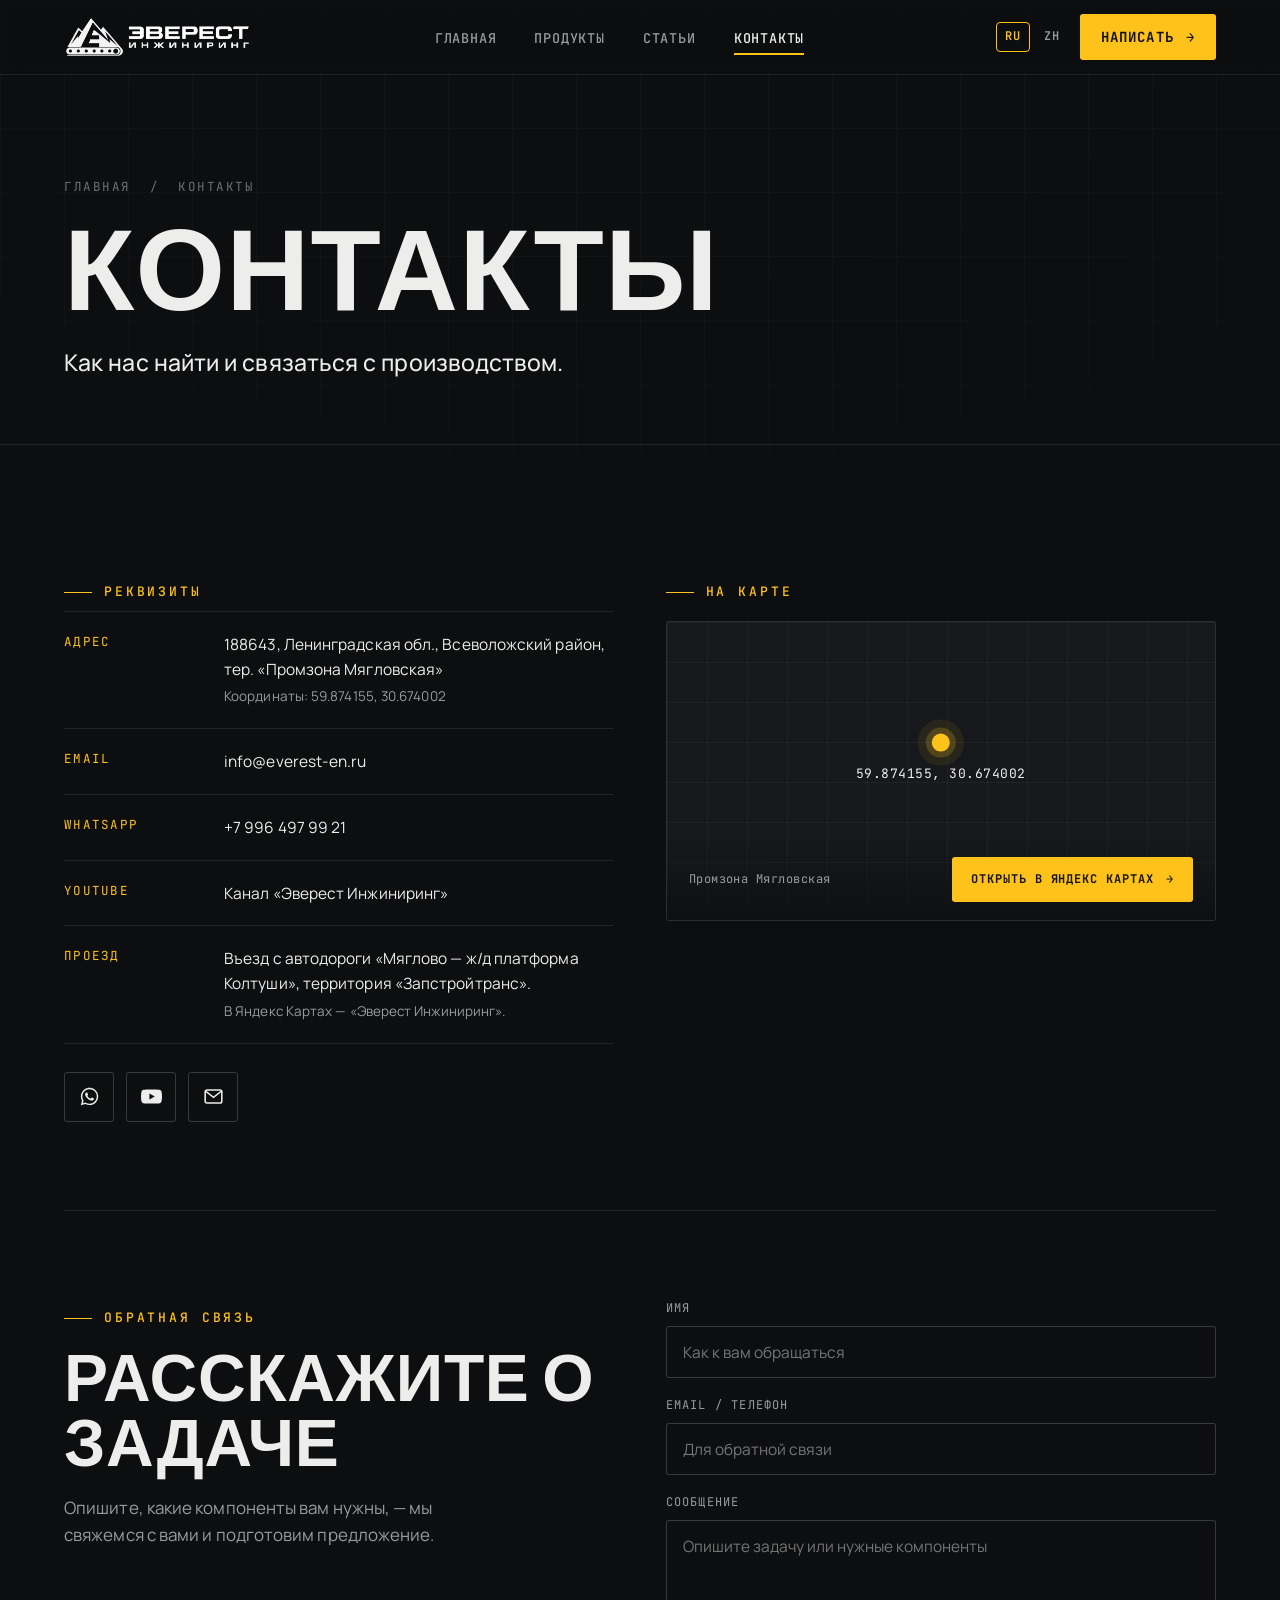
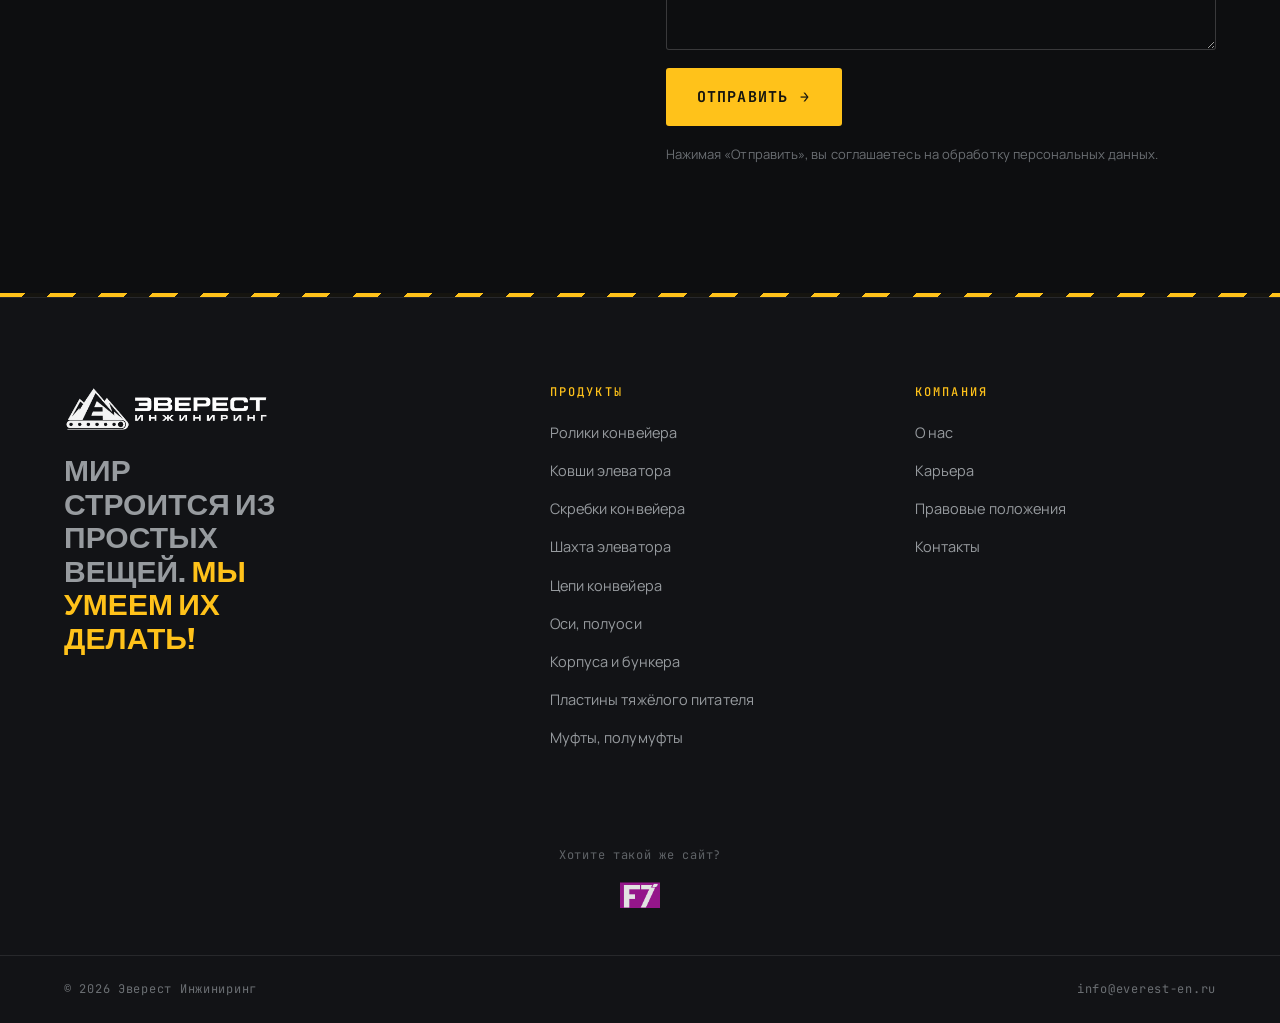
<file: contacts.html>
<!DOCTYPE html>
<html lang="ru">
<head>
<meta charset="UTF-8">
<meta name="viewport" content="width=device-width, initial-scale=1.0">
<title>Контакты — Эверест Инжиниринг</title>
<link rel="preconnect" href="https://fonts.googleapis.com">
<link rel="preconnect" href="https://fonts.gstatic.com" crossorigin>
<link rel="stylesheet" href="assets/styles.css">
</head>
<body>

<!-- ============ HEADER ============ -->
<header class="site-header">
  <div class="wrap nav">
    <a class="logo" href="index.html" aria-label="Эверест Инжиниринг">
      <img class="logo__img" src="assets/logo-lockup.png" alt="Эверест Инжиниринг — промышленные компоненты для конвейерной техники">
    </a>
    <nav aria-label="Основная навигация">
      <ul class="nav__links">
        <li><a href="index.html">Главная</a></li>
        <li><a href="products.html">Продукты</a></li>
        <li><a href="articles.html">Статьи</a></li>
        <li><a href="contacts.html" class="active">Контакты</a></li>
      </ul>
    </nav>
    <div class="nav__cta" style="display:flex;align-items:center;gap:12px"><div class="lang-switch"><span class="lang-active">RU</span><a href="zh/contacts.html">ZH</a></div><a class="btn btn--accent" href="#form">Написать <span class="arw">→</span></a></div>
    <button class="burger" aria-label="Открыть меню"><span></span><span></span><span></span></button>
  </div>
</header>
<div class="mobile-menu">
  <a href="index.html">Главная</a>
  <a href="products.html">Продукты</a>
  <a href="articles.html">Статьи</a>
  <a href="contacts.html" class="active">Контакты</a>
</div>

<!-- ============ PAGE HERO ============ -->
<section class="page-hero">
  <div class="wrap">
    <p class="crumb reveal"><a href="index.html">Главная</a> &nbsp;/&nbsp; Контакты</p>
    <h1 class="h-display reveal" data-delay="1">Контакты</h1>
    <p class="lede reveal" data-delay="2">Как нас найти и связаться с производством.</p>
  </div>
</section>

<!-- ============ CONTACT ============ -->
<section class="section">
  <div class="wrap">
    <div class="contact-grid">

      <!-- info -->
      <div class="reveal">
        <span class="eyebrow">Реквизиты</span>
        <div class="info-block">
          <div class="info-row">
            <span class="k">Адрес</span>
            <span class="v">188643, Ленинградская обл., Всеволожский район, тер. «Промзона Мягловская»
              <span class="sub">Координаты: 59.874155, 30.674002</span>
            </span>
          </div>
          <div class="info-row">
            <span class="k">Email</span>
            <span class="v"><a href="mailto:info@everest-en.ru">info@everest-en.ru</a></span>
          </div>
          <div class="info-row">
            <span class="k">WhatsApp</span>
            <span class="v"><a href="https://wa.me/79964979921">+7 996 497 99 21</a></span>
          </div>
          <div class="info-row">
            <span class="k">YouTube</span>
            <span class="v"><a href="#">Канал «Эверест Инжиниринг»</a></span>
          </div>
          <div class="info-row">
            <span class="k">Проезд</span>
            <span class="v">Въезд с автодороги «Мяглово — ж/д платформа Колтуши», территория «Запстройтранс».
              <span class="sub">В Яндекс Картах — «Эверест Инжиниринг».</span>
            </span>
          </div>
        </div>

        <div class="socials">
          <a href="https://wa.me/79964979921" aria-label="WhatsApp" title="WhatsApp">
            <svg viewBox="0 0 24 24" fill="currentColor" aria-hidden="true"><path d="M12.04 2C6.58 2 2.13 6.45 2.13 11.91c0 1.75.46 3.45 1.32 4.95L2 22l5.25-1.38a9.9 9.9 0 0 0 4.79 1.22h.01c5.46 0 9.91-4.45 9.91-9.91S17.5 2 12.04 2Zm0 18.15h-.01a8.2 8.2 0 0 1-4.18-1.15l-.3-.18-3.11.82.83-3.04-.2-.31a8.2 8.2 0 0 1-1.26-4.38c0-4.54 3.7-8.23 8.24-8.23 2.2 0 4.27.86 5.82 2.42a8.18 8.18 0 0 1 2.41 5.82c0 4.54-3.7 8.23-8.24 8.23Zm4.52-6.16c-.25-.12-1.47-.72-1.69-.81-.23-.08-.39-.12-.56.13-.16.25-.64.81-.79.97-.14.17-.29.19-.54.06-.25-.12-1.05-.39-1.99-1.23-.74-.66-1.23-1.47-1.38-1.72-.14-.25-.01-.38.11-.51.11-.11.25-.29.37-.43.13-.15.17-.25.25-.42.08-.17.04-.31-.02-.43-.06-.12-.56-1.34-.76-1.84-.2-.48-.4-.42-.56-.42l-.48-.01c-.17 0-.43.06-.66.31-.23.25-.86.85-.86 2.07 0 1.22.89 2.4 1.01 2.56.12.17 1.75 2.67 4.23 3.74.59.26 1.05.41 1.41.52.59.19 1.13.16 1.56.1.48-.07 1.47-.6 1.67-1.18.21-.58.21-1.07.14-1.18-.06-.1-.22-.16-.47-.28Z"/></svg>
          </a>
          <a href="#" aria-label="YouTube" title="YouTube">
            <svg viewBox="0 0 24 24" fill="currentColor" aria-hidden="true"><path d="M23.5 6.5a3 3 0 0 0-2.1-2.12C19.5 3.9 12 3.9 12 3.9s-7.5 0-9.4.48A3 3 0 0 0 .5 6.5 31 31 0 0 0 0 12a31 31 0 0 0 .5 5.5 3 3 0 0 0 2.1 2.12c1.9.48 9.4.48 9.4.48s7.5 0 9.4-.48a3 3 0 0 0 2.1-2.12A31 31 0 0 0 24 12a31 31 0 0 0-.5-5.5ZM9.6 15.5v-7l6.2 3.5-6.2 3.5Z"/></svg>
          </a>
          <a href="mailto:info@everest-en.ru" aria-label="Email" title="Email">
            <svg viewBox="0 0 24 24" fill="none" stroke="currentColor" stroke-width="1.8" aria-hidden="true"><rect x="2.5" y="4.5" width="19" height="15" rx="2"/><path d="m3 6 9 7 9-7"/></svg>
          </a>
        </div>
      </div>

      <!-- map -->
      <div class="reveal" data-delay="1">
        <span class="eyebrow">На карте</span>
        <div class="map-block" style="margin-top:18px">
          <div class="grid-bg"></div>
          <div class="map-block__pin">
            <div class="pin"></div>
            <div class="coord">59.874155, 30.674002</div>
          </div>
          <div class="map-block__cta">
            <span style="font-family:var(--mono);font-size:12px;color:var(--muted);letter-spacing:.04em">Промзона Мягловская</span>
            <a class="btn btn--accent" style="padding:12px 18px;font-size:12px" href="https://yandex.ru/maps/?ll=30.674002,59.874155&z=16&text=Эверест Инжиниринг" target="_blank" rel="noopener">Открыть в Яндекс Картах <span class="arw">→</span></a>
          </div>
        </div>
      </div>
    </div>

    <!-- form -->
    <div class="divider" style="margin-block:clamp(56px,7vw,88px)"></div>
    <div id="form" class="contact-grid">
      <div class="reveal">
        <span class="eyebrow">Обратная связь</span>
        <h2 class="h-sect" style="margin-top:18px">Расскажите о задаче</h2>
        <p style="margin-top:18px;max-width:42ch">Опишите, какие компоненты вам нужны, — мы свяжемся с вами и подготовим предложение.</p>
      </div>
      <form class="form reveal" data-delay="1">
        <div class="field">
          <label for="name">Имя</label>
          <input id="name" type="text" name="name" placeholder="Как к вам обращаться" required>
        </div>
        <div class="field">
          <label for="contact">Email / Телефон</label>
          <input id="contact" type="text" name="contact" placeholder="Для обратной связи" required>
        </div>
        <div class="field">
          <label for="message">Сообщение</label>
          <textarea id="message" name="message" placeholder="Опишите задачу или нужные компоненты" required></textarea>
        </div>
        <div class="form-success">✓ Спасибо! Заявка отправлена — мы свяжемся с вами.</div>
        <button class="btn btn--accent" type="submit" style="align-self:flex-start;font-size:15px;padding:18px 30px">Отправить <span class="arw">→</span></button>
        <p class="form__note">Нажимая «Отправить», вы соглашаетесь на обработку персональных данных.</p>
      </form>
    </div>
  </div>
</section>

<!-- ============ FOOTER ============ -->
<div class="hazard hazard--thin"></div>
<footer class="site-footer">
  <div class="wrap footer-grid">
    <div>
      <div class="footer-logo">
        <img src="assets/logo-lockup.png" alt="Эверест Инжиниринг" style="height:46px;width:auto">
      </div>
      <p class="footer-slogan">Мир строится из простых вещей. <span class="accent">Мы умеем их делать!</span></p>
    </div>
    <div class="fcol">
      <h4>Продукты</h4>
      <ul>
        <li><a href="products.html#roliki">Ролики конвейера</a></li>
        <li><a href="products.html#kovshi">Ковши элеватора</a></li>
        <li><a href="products.html#kovshi">Скребки конвейера</a></li>
        <li><a href="products.html#kovshi">Шахта элеватора</a></li>
        <li><a href="products.html#roliki">Цепи конвейера</a></li>
        <li><a href="products.html#roliki">Оси, полуоси</a></li>
        <li><a href="products.html#klinkernye">Корпуса и бункера</a></li>
        <li><a href="products.html#plastiny">Пластины тяжёлого питателя</a></li>
        <li><a href="products.html#roliki">Муфты, полумуфты</a></li>
      </ul>
    </div>
    <div class="fcol">
      <h4>Компания</h4>
      <ul>
        <li><a href="index.html#about">О нас</a></li>
        <li><a href="contacts.html">Карьера</a></li>
        <li><a href="contacts.html">Правовые положения</a></li>
        <li><a href="contacts.html">Контакты</a></li>
      </ul>
    </div>
  </div>
  <div class="wrap footer-credit">
    <a class="footer-credit__link" href="https://new-folder.ru" target="_blank" rel="noopener noreferrer">
      <span class="footer-credit__text">Хотите такой же сайт?</span>
      <img src="assets/f7-logo.png" alt="F7 — new-folder.ru" width="120" height="40">
    </a>
  </div>
  <div class="wrap footer-bottom">
    <span>© 2026 Эверест Инжиниринг</span>
    <a href="mailto:info@everest-en.ru">info@everest-en.ru</a>
  </div>
</footer>

<script src="assets/site.js"></script>
</body>
</html>
</file>
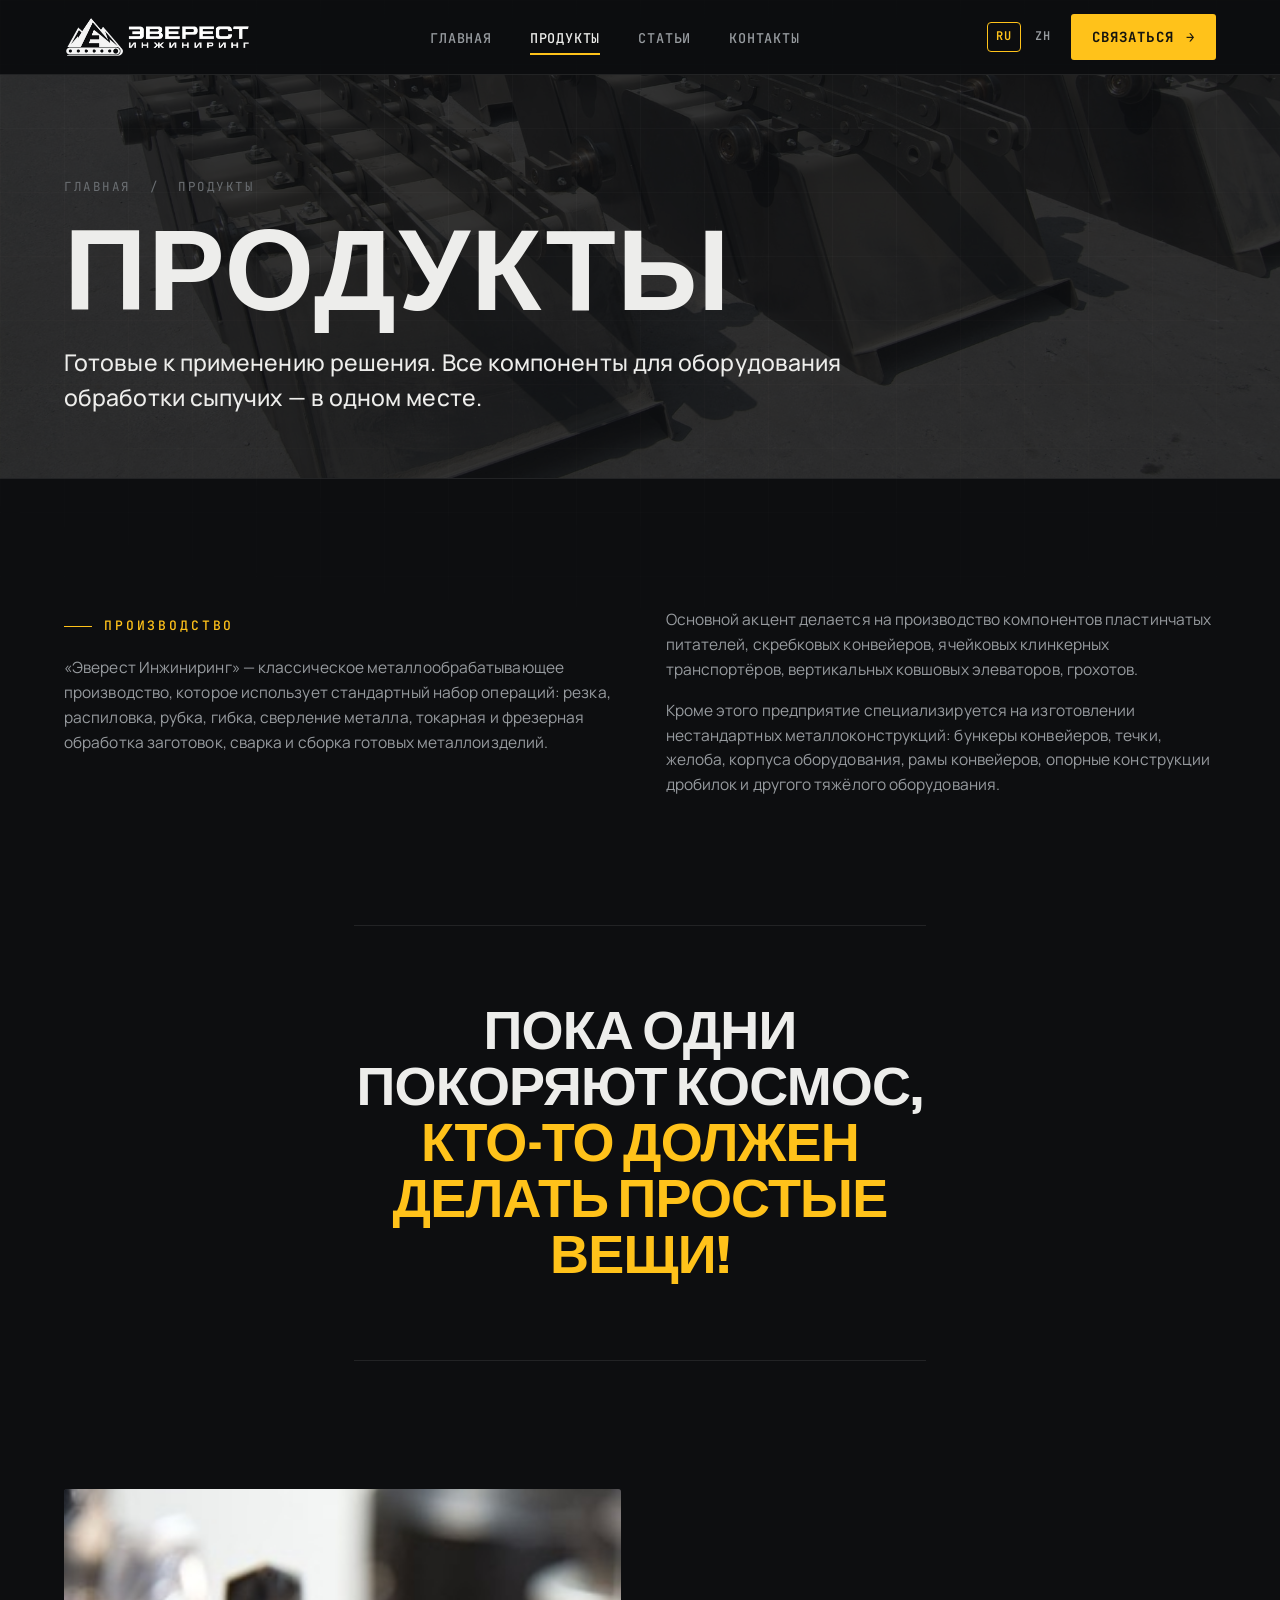
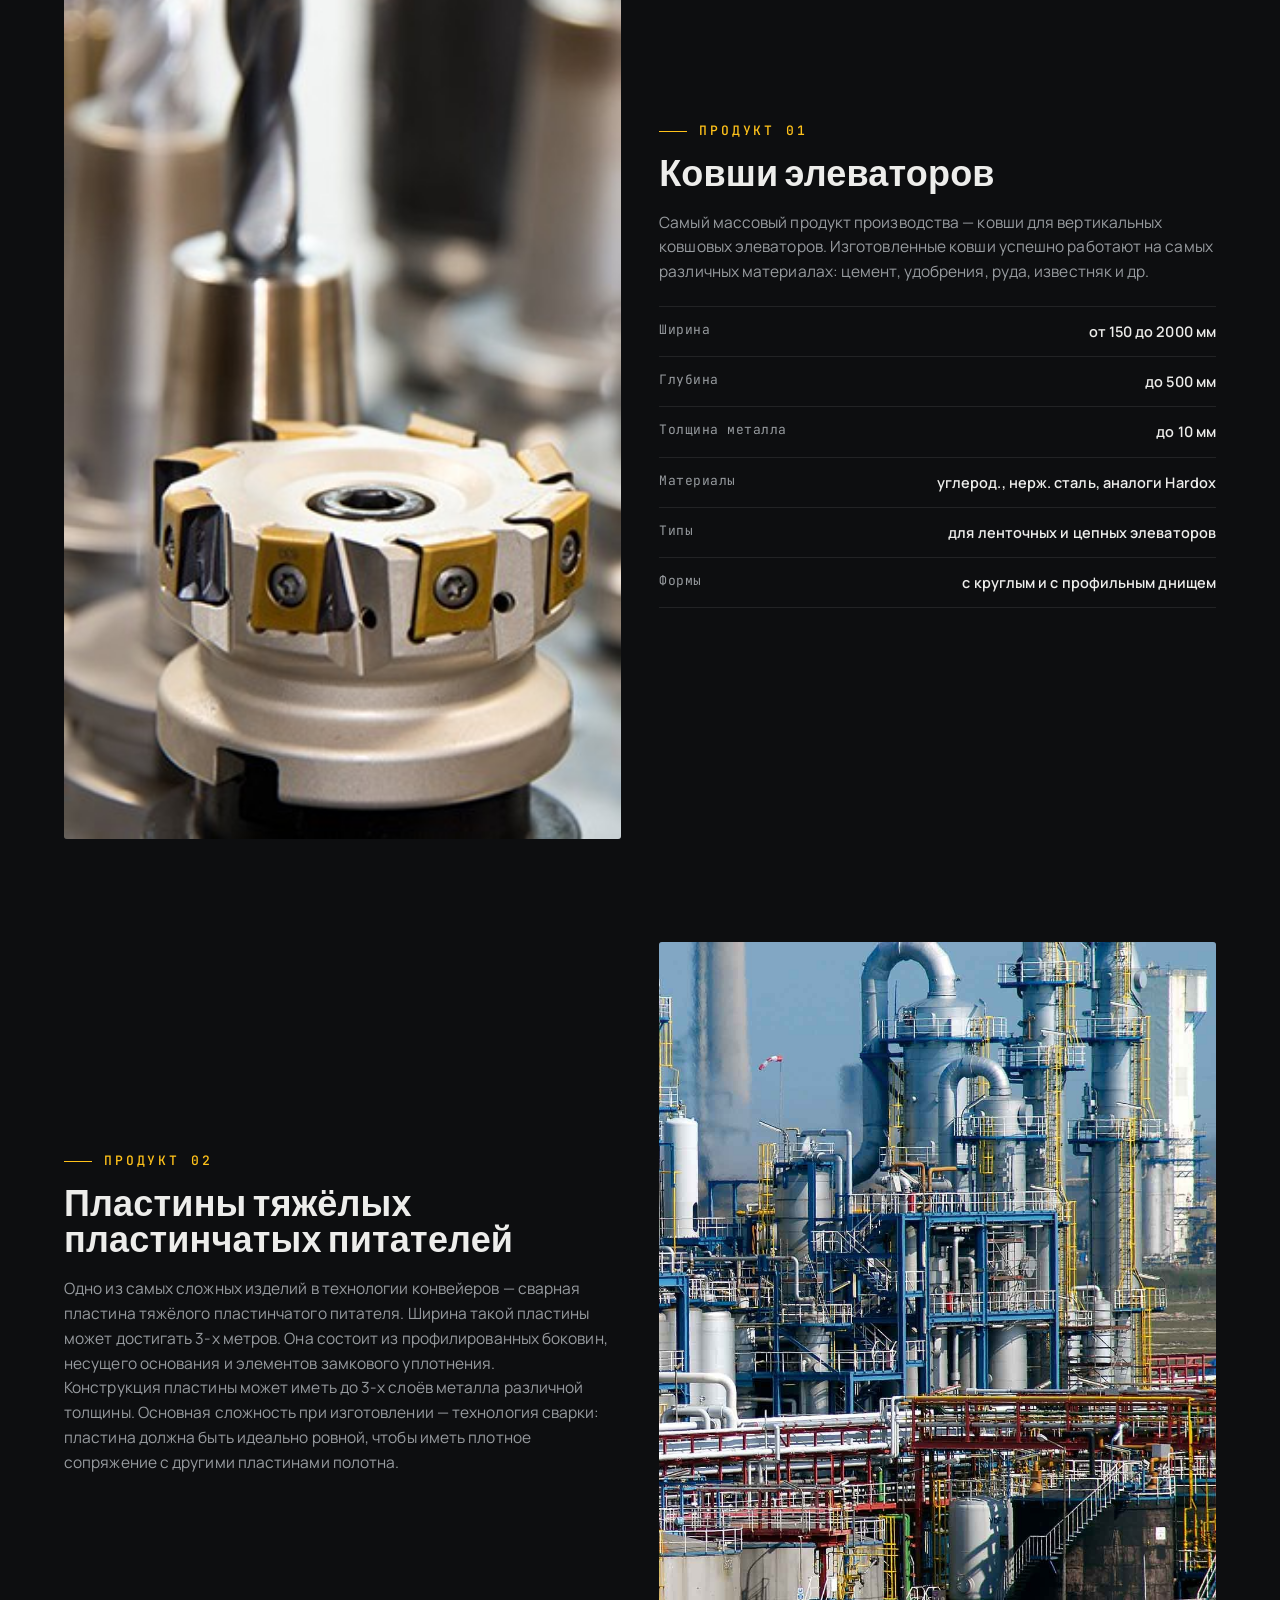
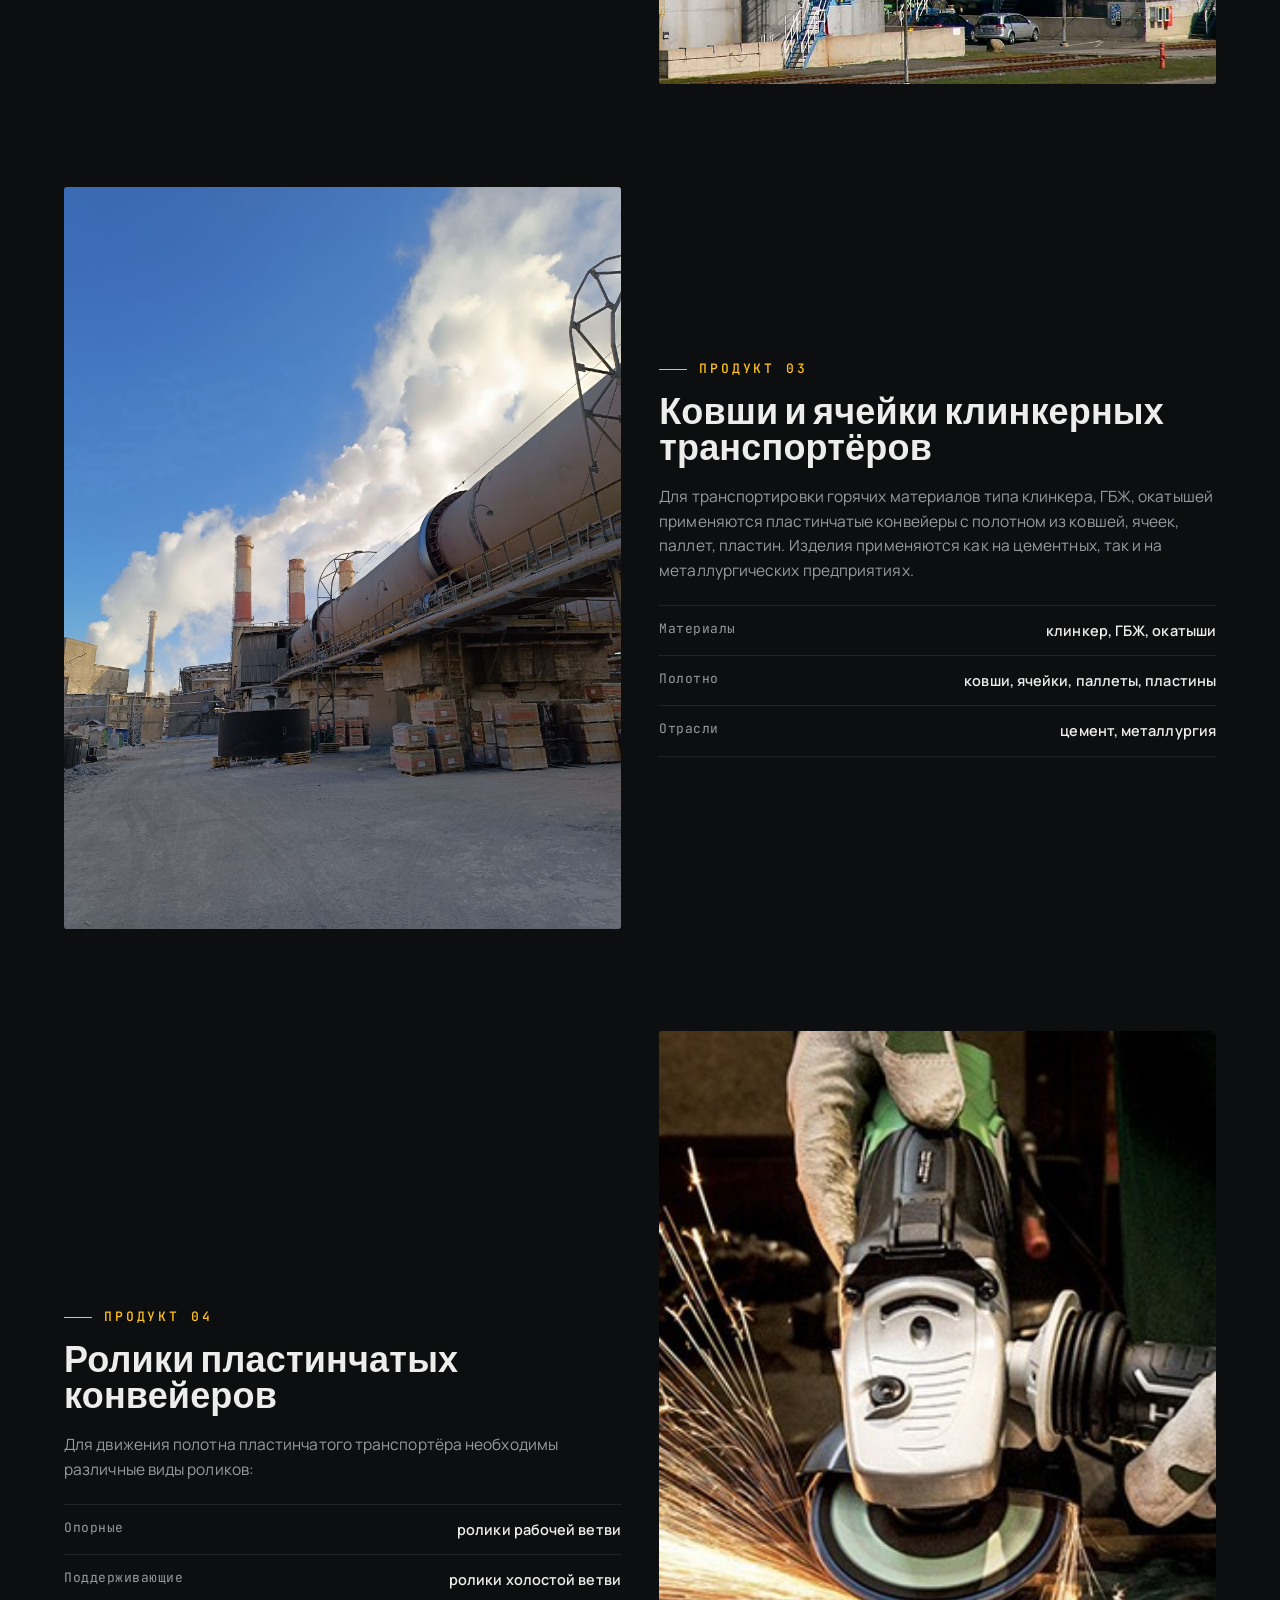
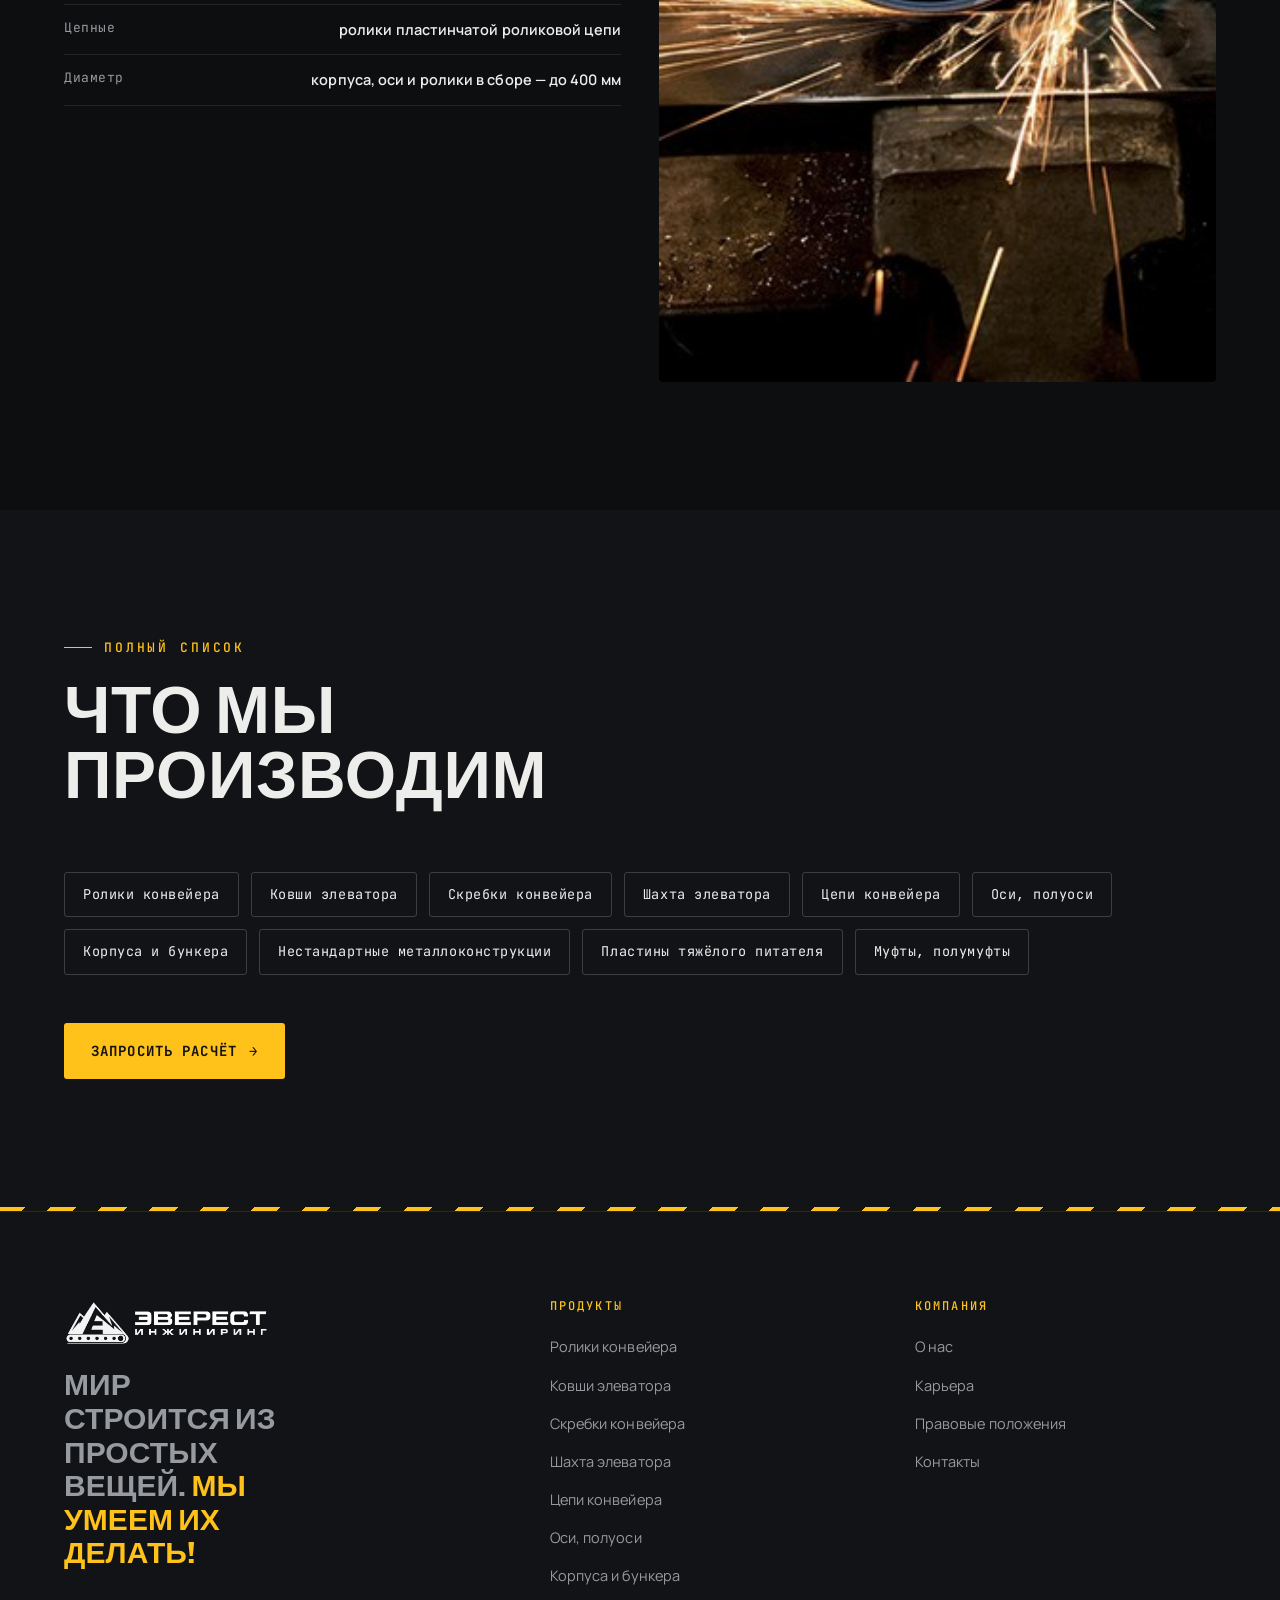
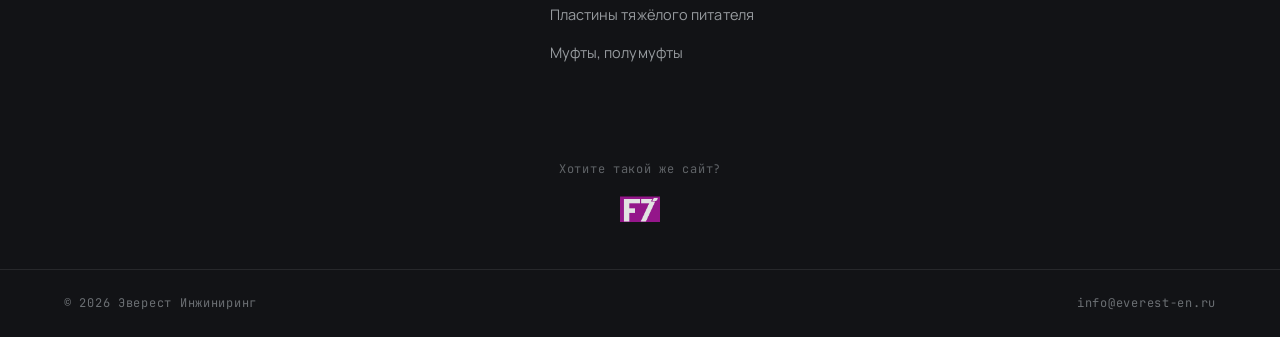
<file: products.html>
<!DOCTYPE html>
<html lang="ru">
<head>
<meta charset="UTF-8">
<meta name="viewport" content="width=device-width, initial-scale=1.0">
<title>Продукты — Эверест Инжиниринг</title>
<link rel="preconnect" href="https://fonts.googleapis.com">
<link rel="preconnect" href="https://fonts.gstatic.com" crossorigin>
<link rel="stylesheet" href="assets/styles.css">
</head>
<body>

<!-- ============ HEADER ============ -->
<header class="site-header">
  <div class="wrap nav">
    <a class="logo" href="index.html" aria-label="Эверест Инжиниринг">
      <img class="logo__img" src="assets/logo-lockup.png" alt="Эверест Инжиниринг — промышленные компоненты для конвейерной техники">
    </a>
    <nav aria-label="Основная навигация">
      <ul class="nav__links">
        <li><a href="index.html">Главная</a></li>
        <li><a href="products.html" class="active">Продукты</a></li>
        <li><a href="articles.html">Статьи</a></li>
        <li><a href="contacts.html">Контакты</a></li>
      </ul>
    </nav>
    <div class="nav__cta" style="display:flex;align-items:center;gap:12px"><div class="lang-switch"><span class="lang-active">RU</span><a href="zh/products.html">ZH</a></div><a class="btn btn--accent" href="contacts.html">Связаться <span class="arw">→</span></a></div>
    <button class="burger" aria-label="Открыть меню"><span></span><span></span><span></span></button>
  </div>
</header>
<div class="mobile-menu">
  <a href="index.html">Главная</a>
  <a href="products.html" class="active">Продукты</a>
  <a href="articles.html">Статьи</a>
  <a href="contacts.html">Контакты</a>
</div>

<!-- ============ PAGE HERO ============ -->
<section class="page-hero">
  <div class="page-hero__bg media">
    <div class="ph"></div>
    <img src="uploads/section-bg.jpg" alt="Монтаж оборудования" style="position:absolute;inset:0;width:100%;height:100%;object-fit:cover">
  </div>
  <div class="wrap">
    <p class="crumb reveal"><a href="index.html">Главная</a> &nbsp;/&nbsp; Продукты</p>
    <h1 class="h-display reveal" data-delay="1">Продукты</h1>
    <p class="lede reveal" data-delay="2">Готовые к применению решения. Все компоненты для оборудования обработки сыпучих — в одном месте.</p>
  </div>
</section>

<!-- ============ INTRO ============ -->
<section class="section">
  <div class="wrap">
    <div class="intro-cols">
      <div class="reveal">
        <span class="eyebrow">Производство</span>
        <p style="margin-top:18px">«Эверест Инжиниринг» — классическое металлообрабатывающее производство, которое использует стандартный набор операций: резка, распиловка, рубка, гибка, сверление металла, токарная и фрезерная обработка заготовок, сварка и сборка готовых металлоизделий.</p>
      </div>
      <div class="reveal" data-delay="1">
        <p>Основной акцент делается на производство компонентов пластинчатых питателей, скребковых конвейеров, ячейковых клинкерных транспортёров, вертикальных ковшовых элеваторов, грохотов.</p>
        <p>Кроме этого предприятие специализируется на изготовлении нестандартных металлоконструкций: бункеры конвейеров, течки, желоба, корпуса оборудования, рамы конвейеров, опорные конструкции дробилок и другого тяжёлого оборудования.</p>
      </div>
    </div>
  </div>
</section>

<!-- ============ BIG QUOTE ============ -->
<section class="wrap">
  <blockquote class="bigquote reveal">Пока одни покоряют космос, <span class="accent">кто-то должен делать простые вещи!</span></blockquote>
</section>

<!-- ============ PRODUCT DETAILS ============ -->
<section class="section">
  <div class="wrap" style="display:flex;flex-direction:column;gap:clamp(56px,8vw,110px)">

    <!-- 01 -->
    <article id="kovshi" class="prod-detail reveal">
      <div class="prod-media media">
        <div class="ph"><span class="ph__label">ковши элеваторов</span></div>
        <img src="uploads/product-1.jpg" alt="Ковши элеваторов">
      </div>
      <div class="prod-info">
        <span class="eyebrow">Продукт 01</span>
        <h3>Ковши элеваторов</h3>
        <p>Самый массовый продукт производства — ковши для вертикальных ковшовых элеваторов. Изготовленные ковши успешно работают на самых различных материалах: цемент, удобрения, руда, известняк и др.</p>
        <ul class="spec-list">
          <li><span class="k">Ширина</span><span class="v">от 150 до 2000 мм</span></li>
          <li><span class="k">Глубина</span><span class="v">до 500 мм</span></li>
          <li><span class="k">Толщина металла</span><span class="v">до 10 мм</span></li>
          <li><span class="k">Материалы</span><span class="v">углерод., нерж. сталь, аналоги Hardox</span></li>
          <li><span class="k">Типы</span><span class="v">для ленточных и цепных элеваторов</span></li>
          <li><span class="k">Формы</span><span class="v">с круглым и с профильным днищем</span></li>
        </ul>
      </div>
    </article>

    <!-- 02 -->
    <article id="plastiny" class="prod-detail prod-detail--rev reveal">
      <div class="prod-media media">
        <div class="ph"><span class="ph__label">сварная пластина питателя</span></div>
        <img src="uploads/photo-production-2.jpg" alt="Пластины питателей">
      </div>
      <div class="prod-info">
        <span class="eyebrow">Продукт 02</span>
        <h3>Пластины тяжёлых пластинчатых питателей</h3>
        <p>Одно из самых сложных изделий в технологии конвейеров — сварная пластина тяжёлого пластинчатого питателя. Ширина такой пластины может достигать 3-х метров. Она состоит из профилированных боковин, несущего основания и элементов замкового уплотнения.</p>
        <p>Конструкция пластины может иметь до 3-х слоёв металла различной толщины. Основная сложность при изготовлении — технология сварки: пластина должна быть идеально ровной, чтобы иметь плотное сопряжение с другими пластинами полотна.</p>
      </div>
    </article>

    <!-- 03 -->
    <article id="klinkernye" class="prod-detail reveal">
      <div class="prod-media media">
        <div class="ph"><span class="ph__label">ковши и ячейки транспортёров</span></div>
        <img src="uploads/photo-production-1.jpg" alt="Ковши и ячейки клинкерных транспортёров">
      </div>
      <div class="prod-info">
        <span class="eyebrow">Продукт 03</span>
        <h3>Ковши и ячейки клинкерных транспортёров</h3>
        <p>Для транспортировки горячих материалов типа клинкера, ГБЖ, окатышей применяются пластинчатые конвейеры с полотном из ковшей, ячеек, паллет, пластин. Изделия применяются как на цементных, так и на металлургических предприятиях.</p>
        <ul class="spec-list">
          <li><span class="k">Материалы</span><span class="v">клинкер, ГБЖ, окатыши</span></li>
          <li><span class="k">Полотно</span><span class="v">ковши, ячейки, паллеты, пластины</span></li>
          <li><span class="k">Отрасли</span><span class="v">цемент, металлургия</span></li>
        </ul>
      </div>
    </article>

    <!-- 04 -->
    <article id="roliki" class="prod-detail prod-detail--rev reveal">
      <div class="prod-media media">
        <div class="ph"><span class="ph__label">ролики конвейеров</span></div>
        <img src="uploads/product-2.jpg" alt="Ролики пластинчатых конвейеров">
      </div>
      <div class="prod-info">
        <span class="eyebrow">Продукт 04</span>
        <h3>Ролики пластинчатых конвейеров</h3>
        <p>Для движения полотна пластинчатого транспортёра необходимы различные виды роликов:</p>
        <ul class="spec-list">
          <li><span class="k">Опорные</span><span class="v">ролики рабочей ветви</span></li>
          <li><span class="k">Поддерживающие</span><span class="v">ролики холостой ветви</span></li>
          <li><span class="k">Цепные</span><span class="v">ролики пластинчатой роликовой цепи</span></li>
          <li><span class="k">Диаметр</span><span class="v">корпуса, оси и ролики в сборе — до 400 мм</span></li>
        </ul>
      </div>
    </article>

  </div>
</section>

<!-- ============ FULL LIST ============ -->
<section class="section section--alt">
  <div class="wrap">
    <div class="sect-head reveal">
      <span class="eyebrow">Полный список</span>
      <h2 class="h-sect">Что мы производим</h2>
    </div>
    <div class="tag-cloud reveal">
      <a href="products.html#roliki">Ролики конвейера</a>
      <a href="products.html#kovshi">Ковши элеватора</a>
      <a href="products.html#kovshi">Скребки конвейера</a>
      <a href="products.html#kovshi">Шахта элеватора</a>
      <a href="products.html#roliki">Цепи конвейера</a>
      <a href="products.html#roliki">Оси, полуоси</a>
      <a href="products.html#klinkernye">Корпуса и бункера</a>
      <a href="products.html#klinkernye">Нестандартные металлоконструкции</a>
      <a href="products.html#plastiny">Пластины тяжёлого питателя</a>
      <a href="products.html#roliki">Муфты, полумуфты</a>
    </div>
    <div style="margin-top:48px" class="reveal">
      <a class="btn btn--accent" href="contacts.html">Запросить расчёт <span class="arw">→</span></a>
    </div>
  </div>
</section>

<!-- ============ FOOTER ============ -->
<div class="hazard hazard--thin"></div>
<footer class="site-footer">
  <div class="wrap footer-grid">
    <div>
      <div class="footer-logo">
        <img src="assets/logo-lockup.png" alt="Эверест Инжиниринг" style="height:46px;width:auto">
      </div>
      <p class="footer-slogan">Мир строится из простых вещей. <span class="accent">Мы умеем их делать!</span></p>
    </div>
    <div class="fcol">
      <h4>Продукты</h4>
      <ul>
        <li><a href="products.html#roliki">Ролики конвейера</a></li>
        <li><a href="products.html#kovshi">Ковши элеватора</a></li>
        <li><a href="products.html#kovshi">Скребки конвейера</a></li>
        <li><a href="products.html#kovshi">Шахта элеватора</a></li>
        <li><a href="products.html#roliki">Цепи конвейера</a></li>
        <li><a href="products.html#roliki">Оси, полуоси</a></li>
        <li><a href="products.html#klinkernye">Корпуса и бункера</a></li>
        <li><a href="products.html#plastiny">Пластины тяжёлого питателя</a></li>
        <li><a href="products.html#roliki">Муфты, полумуфты</a></li>
      </ul>
    </div>
    <div class="fcol">
      <h4>Компания</h4>
      <ul>
        <li><a href="index.html#about">О нас</a></li>
        <li><a href="contacts.html">Карьера</a></li>
        <li><a href="contacts.html">Правовые положения</a></li>
        <li><a href="contacts.html">Контакты</a></li>
      </ul>
    </div>
  </div>
  <div class="wrap footer-credit">
    <a class="footer-credit__link" href="https://new-folder.ru" target="_blank" rel="noopener noreferrer">
      <span class="footer-credit__text">Хотите такой же сайт?</span>
      <img src="assets/f7-logo.png" alt="F7 — new-folder.ru" width="120" height="40">
    </a>
  </div>
  <div class="wrap footer-bottom">
    <span>© 2026 Эверест Инжиниринг</span>
    <a href="contacts.html">info@everest-en.ru</a>
  </div>
</footer>

<script src="assets/site.js"></script>
</body>
</html>
</file>
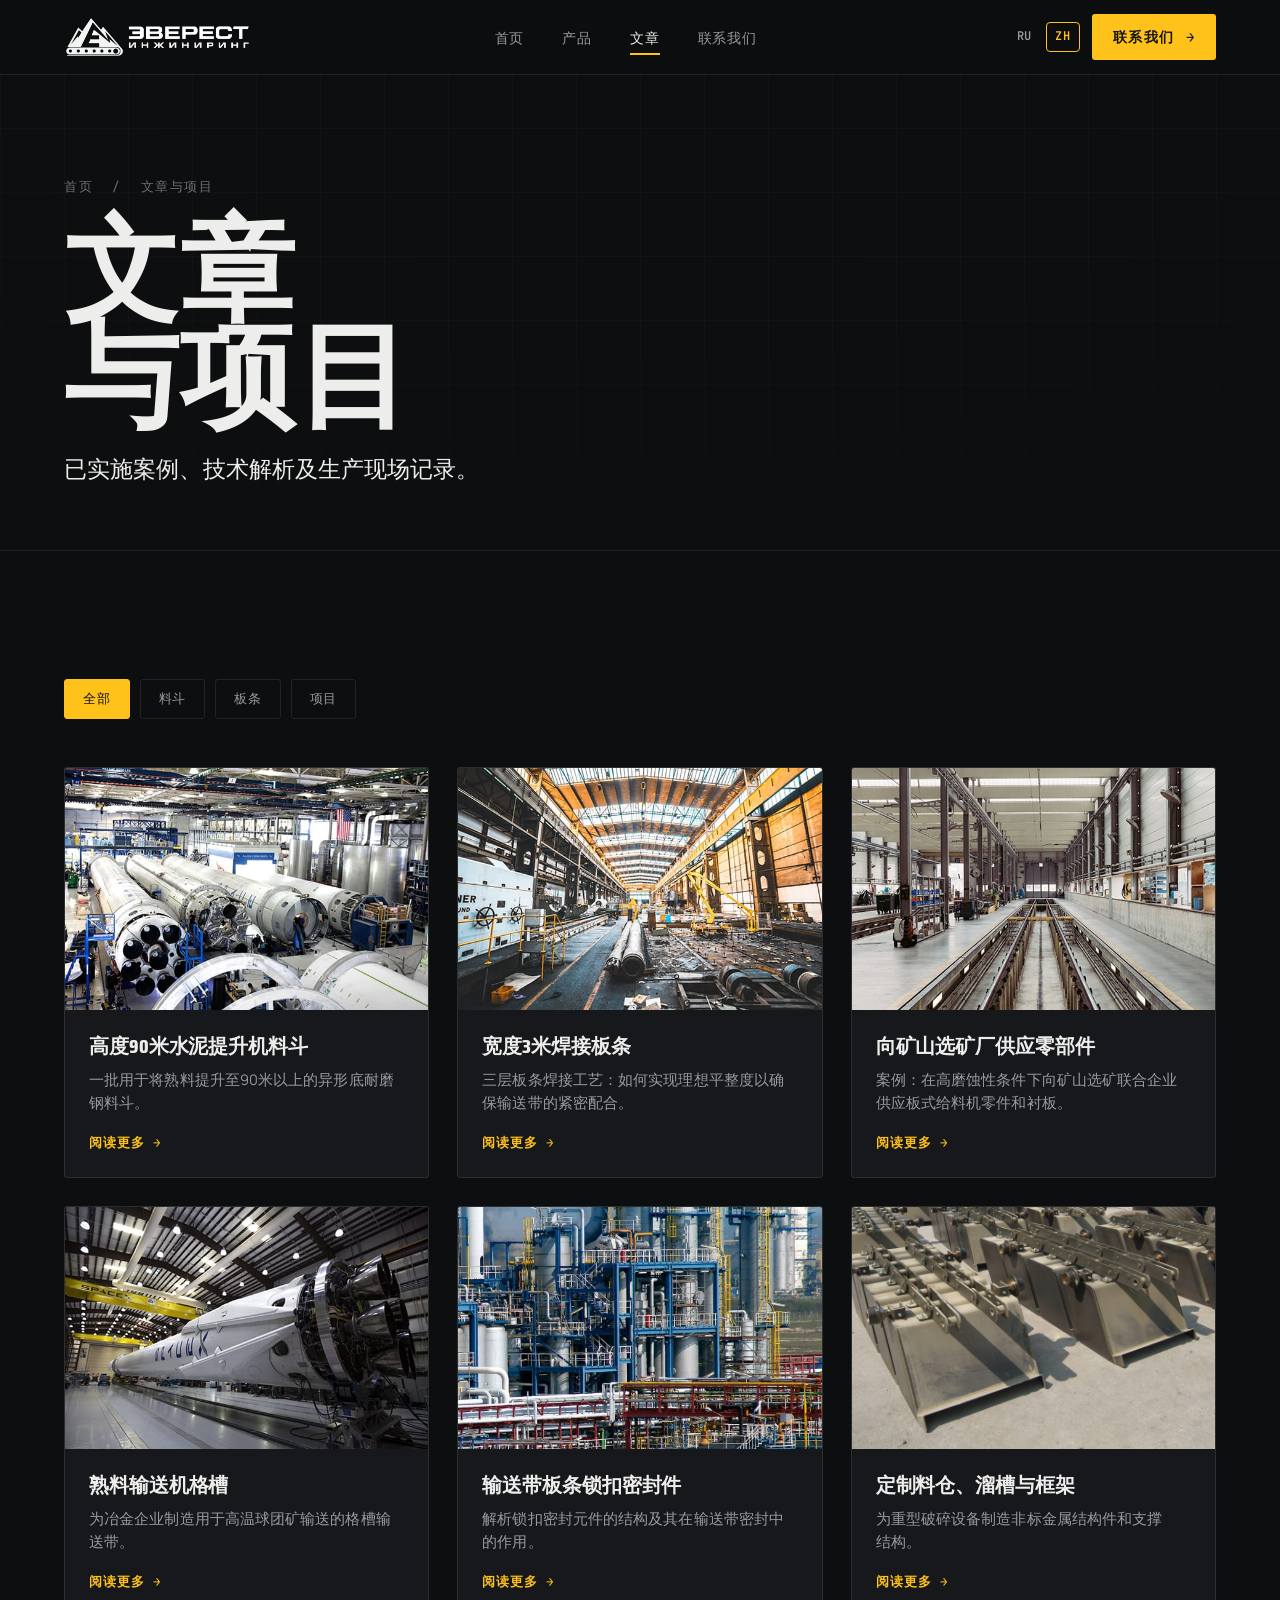
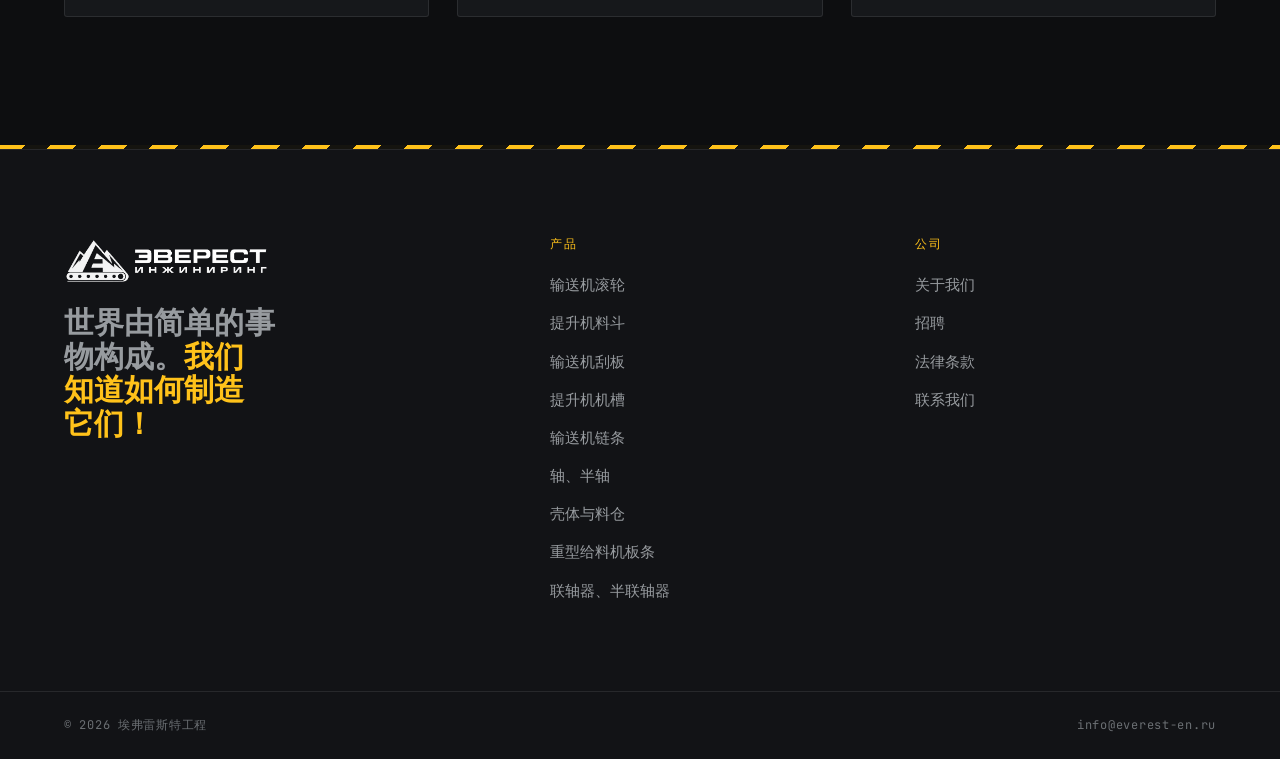
<file: zh/articles.html>
<!DOCTYPE html>
<html lang="zh">
<head>
<meta charset="UTF-8">
<meta name="viewport" content="width=device-width, initial-scale=1.0">
<title>文章与项目 — 埃弗雷斯特工程</title>
<link rel="preconnect" href="https://fonts.googleapis.com">
<link rel="preconnect" href="https://fonts.gstatic.com" crossorigin>
<link rel="stylesheet" href="../assets/styles.css">
</head>
<body>

<!-- ============ HEADER ============ -->
<header class="site-header">
  <div class="wrap nav">
    <a class="logo" href="index.html" aria-label="埃弗雷斯特工程">
      <img class="logo__img" src="../assets/logo-lockup.png" alt="埃弗雷斯特工程 — 工业输送机零部件">
    </a>
    <nav aria-label="主导航">
      <ul class="nav__links">
        <li><a href="index.html">首页</a></li>
        <li><a href="products.html">产品</a></li>
        <li><a href="articles.html" class="active">文章</a></li>
        <li><a href="contacts.html">联系我们</a></li>
      </ul>
    </nav>
    <div class="nav__cta" style="display:flex;align-items:center;gap:12px">
      <div class="lang-switch">
        <a href="../articles.html">RU</a>
        <span class="lang-active">ZH</span>
      </div>
      <a class="btn btn--accent" href="contacts.html">联系我们 <span class="arw">→</span></a>
    </div>
    <button class="burger" aria-label="打开菜单"><span></span><span></span><span></span></button>
  </div>
</header>
<div class="mobile-menu">
  <a href="index.html">首页</a>
  <a href="products.html">产品</a>
  <a href="articles.html" class="active">文章</a>
  <a href="contacts.html">联系我们</a>
  <div style="display:flex;gap:12px;padding:8px 0"><a href="../articles.html">RU</a><span class="lang-active">ZH</span></div>
</div>

<!-- ============ PAGE HERO ============ -->
<section class="page-hero">
  <div class="wrap">
    <p class="crumb reveal"><a href="index.html">首页</a> &nbsp;/&nbsp; 文章与项目</p>
    <h1 class="h-display reveal" data-delay="1">文章<br>与项目</h1>
    <p class="lede reveal" data-delay="2">已实施案例、技术解析及生产现场记录。</p>
  </div>
</section>

<!-- ============ GRID ============ -->
<section class="section">
  <div class="wrap">
    <div class="filter-bar reveal">
      <button class="active" data-cat="all">全部</button>
      <button data-cat="kovshi">料斗</button>
      <button data-cat="plastiny">板条</button>
      <button data-cat="proekty">项目</button>
    </div>

    <div class="art-grid">
      <article class="acard reveal" data-cat="kovshi">
        <div class="acard__media media">
          <div class="ph"><span class="ph__label">提升机料斗</span></div>
          <img src="../uploads/project-1.jpg" alt="">
          <span class="acard__cat">料斗</span>
        </div>
        <div class="acard__body">
          <h3>高度90米水泥提升机料斗</h3>
          <p>一批用于将熟料提升至90米以上的异形底耐磨钢料斗。</p>
          <a class="acard__more" href="#">阅读更多 <span class="arw">→</span></a>
        </div>
      </article>

      <article class="acard reveal" data-delay="1" data-cat="plastiny">
        <div class="acard__media media">
          <div class="ph"><span class="ph__label">给料机板条</span></div>
          <img src="../uploads/project-2.jpg" alt="">
          <span class="acard__cat">板条</span>
        </div>
        <div class="acard__body">
          <h3>宽度3米焊接板条</h3>
          <p>三层板条焊接工艺：如何实现理想平整度以确保输送带的紧密配合。</p>
          <a class="acard__more" href="#">阅读更多 <span class="arw">→</span></a>
        </div>
      </article>

      <article class="acard reveal" data-delay="2" data-cat="proekty">
        <div class="acard__media media">
          <div class="ph"><span class="ph__label">设备安装</span></div>
          <img src="../uploads/project-3.jpg" alt="">
          <span class="acard__cat">项目</span>
        </div>
        <div class="acard__body">
          <h3>向矿山选矿厂供应零部件</h3>
          <p>案例：在高磨蚀性条件下向矿山选矿联合企业供应板式给料机零件和衬板。</p>
          <a class="acard__more" href="#">阅读更多 <span class="arw">→</span></a>
        </div>
      </article>

      <article class="acard reveal" data-cat="kovshi">
        <div class="acard__media media">
          <div class="ph"><span class="ph__label">输送机格槽</span></div>
          <img src="../uploads/project-4.jpg" alt="">
          <span class="acard__cat">料斗</span>
        </div>
        <div class="acard__body">
          <h3>熟料输送机格槽</h3>
          <p>为冶金企业制造用于高温球团矿输送的格槽输送带。</p>
          <a class="acard__more" href="#">阅读更多 <span class="arw">→</span></a>
        </div>
      </article>

      <article class="acard reveal" data-delay="1" data-cat="plastiny">
        <div class="acard__media media">
          <div class="ph"><span class="ph__label">异形侧板</span></div>
          <img src="../uploads/photo-production-2.jpg" alt="">
          <span class="acard__cat">板条</span>
        </div>
        <div class="acard__body">
          <h3>输送带板条锁扣密封件</h3>
          <p>解析锁扣密封元件的结构及其在输送带密封中的作用。</p>
          <a class="acard__more" href="#">阅读更多 <span class="arw">→</span></a>
        </div>
      </article>

      <article class="acard reveal" data-delay="2" data-cat="proekty">
        <div class="acard__media media">
          <div class="ph"><span class="ph__label">非标金属结构件</span></div>
          <img src="../uploads/section-bg.jpg" alt="">
          <span class="acard__cat">项目</span>
        </div>
        <div class="acard__body">
          <h3>定制料仓、溜槽与框架</h3>
          <p>为重型破碎设备制造非标金属结构件和支撑结构。</p>
          <a class="acard__more" href="#">阅读更多 <span class="arw">→</span></a>
        </div>
      </article>
    </div>
  </div>
</section>

<!-- ============ FOOTER ============ -->
<div class="hazard hazard--thin"></div>
<footer class="site-footer">
  <div class="wrap footer-grid">
    <div>
      <div class="footer-logo">
        <img src="../assets/logo-lockup.png" alt="埃弗雷斯特工程" style="height:46px;width:auto">
      </div>
      <p class="footer-slogan">世界由简单的事物构成。<span class="accent">我们知道如何制造它们！</span></p>
    </div>
    <div class="fcol">
      <h4>产品</h4>
      <ul>
        <li><a href="products.html#roliki">输送机滚轮</a></li>
        <li><a href="products.html#kovshi">提升机料斗</a></li>
        <li><a href="products.html#kovshi">输送机刮板</a></li>
        <li><a href="products.html#kovshi">提升机机槽</a></li>
        <li><a href="products.html#roliki">输送机链条</a></li>
        <li><a href="products.html#roliki">轴、半轴</a></li>
        <li><a href="products.html#klinkernye">壳体与料仓</a></li>
        <li><a href="products.html#plastiny">重型给料机板条</a></li>
        <li><a href="products.html#roliki">联轴器、半联轴器</a></li>
      </ul>
    </div>
    <div class="fcol">
      <h4>公司</h4>
      <ul>
        <li><a href="index.html#about">关于我们</a></li>
        <li><a href="contacts.html">招聘</a></li>
        <li><a href="contacts.html">法律条款</a></li>
        <li><a href="contacts.html">联系我们</a></li>
      </ul>
    </div>
  </div>
  <div class="wrap footer-bottom">
    <span>© 2026 埃弗雷斯特工程</span>
    <a href="contacts.html">info@everest-en.ru</a>
  </div>
</footer>

<script src="../assets/site.js"></script>
</body>
</html>
</file>
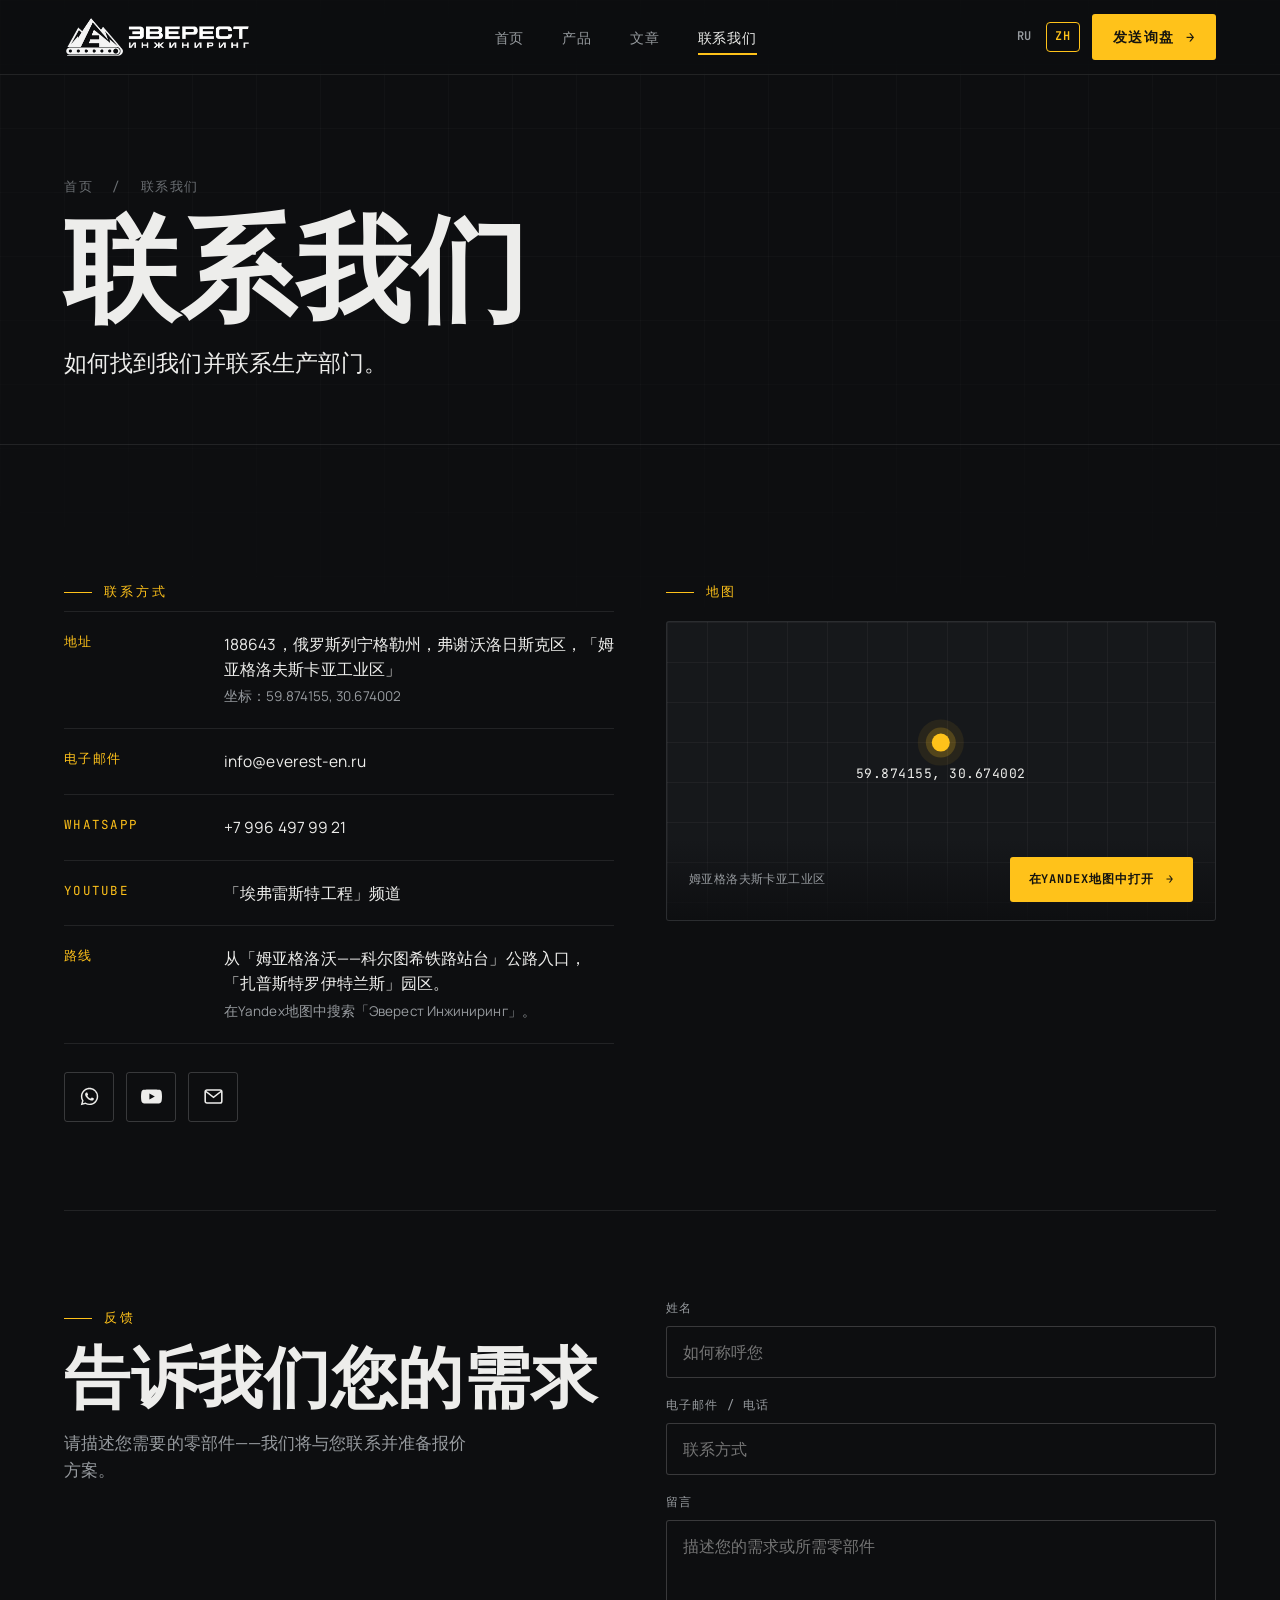
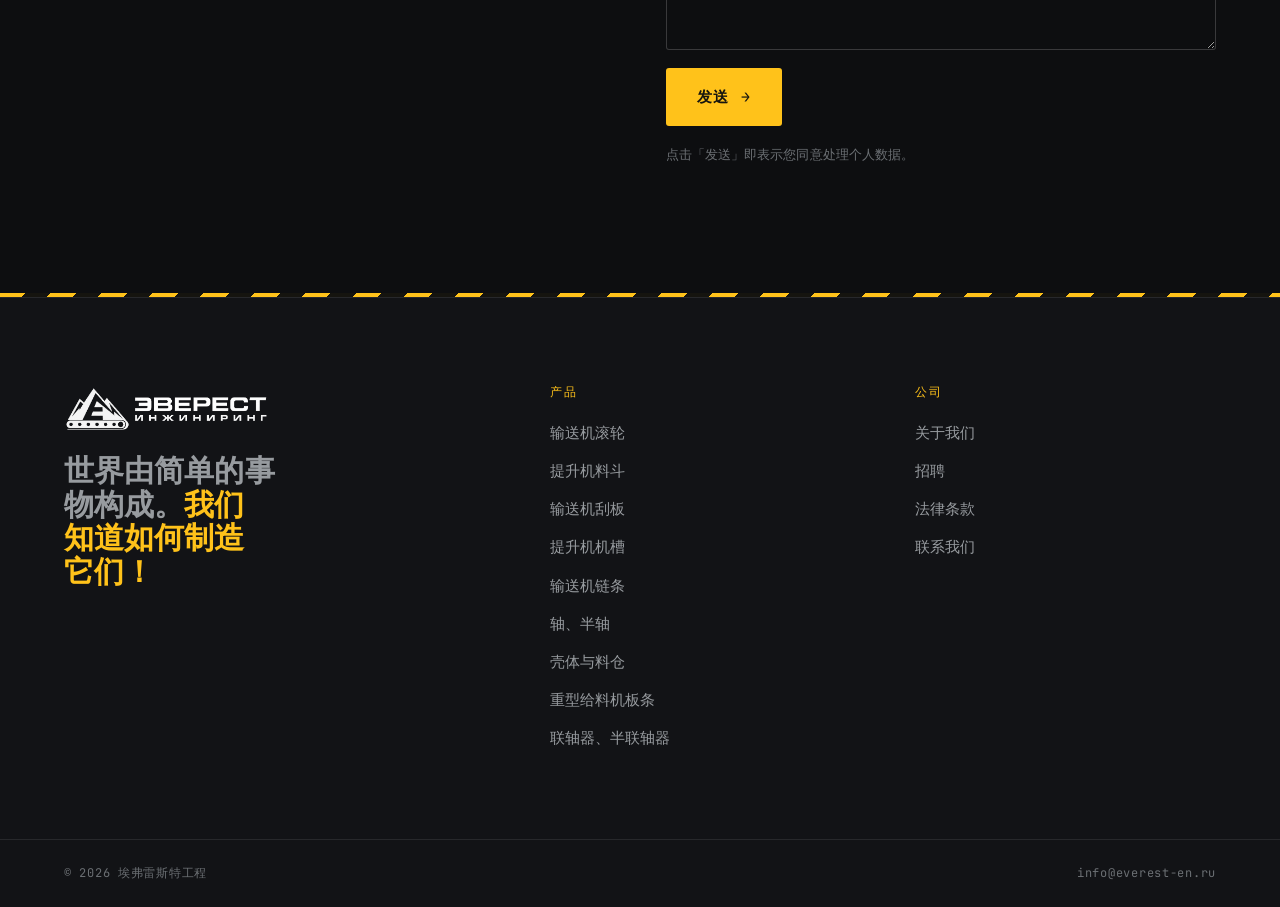
<file: zh/contacts.html>
<!DOCTYPE html>
<html lang="zh">
<head>
<meta charset="UTF-8">
<meta name="viewport" content="width=device-width, initial-scale=1.0">
<title>联系我们 — 埃弗雷斯特工程</title>
<link rel="preconnect" href="https://fonts.googleapis.com">
<link rel="preconnect" href="https://fonts.gstatic.com" crossorigin>
<link rel="stylesheet" href="../assets/styles.css">
</head>
<body>

<!-- ============ HEADER ============ -->
<header class="site-header">
  <div class="wrap nav">
    <a class="logo" href="index.html" aria-label="埃弗雷斯特工程">
      <img class="logo__img" src="../assets/logo-lockup.png" alt="埃弗雷斯特工程 — 工业输送机零部件">
    </a>
    <nav aria-label="主导航">
      <ul class="nav__links">
        <li><a href="index.html">首页</a></li>
        <li><a href="products.html">产品</a></li>
        <li><a href="articles.html">文章</a></li>
        <li><a href="contacts.html" class="active">联系我们</a></li>
      </ul>
    </nav>
    <div class="nav__cta" style="display:flex;align-items:center;gap:12px">
      <div class="lang-switch">
        <a href="../contacts.html">RU</a>
        <span class="lang-active">ZH</span>
      </div>
      <a class="btn btn--accent" href="#form">发送询盘 <span class="arw">→</span></a>
    </div>
    <button class="burger" aria-label="打开菜单"><span></span><span></span><span></span></button>
  </div>
</header>
<div class="mobile-menu">
  <a href="index.html">首页</a>
  <a href="products.html">产品</a>
  <a href="articles.html">文章</a>
  <a href="contacts.html" class="active">联系我们</a>
  <div style="display:flex;gap:12px;padding:8px 0"><a href="../contacts.html">RU</a><span class="lang-active">ZH</span></div>
</div>

<!-- ============ PAGE HERO ============ -->
<section class="page-hero">
  <div class="wrap">
    <p class="crumb reveal"><a href="index.html">首页</a> &nbsp;/&nbsp; 联系我们</p>
    <h1 class="h-display reveal" data-delay="1">联系我们</h1>
    <p class="lede reveal" data-delay="2">如何找到我们并联系生产部门。</p>
  </div>
</section>

<!-- ============ CONTACT ============ -->
<section class="section">
  <div class="wrap">
    <div class="contact-grid">

      <!-- info -->
      <div class="reveal">
        <span class="eyebrow">联系方式</span>
        <div class="info-block">
          <div class="info-row">
            <span class="k">地址</span>
            <span class="v">188643，俄罗斯列宁格勒州，弗谢沃洛日斯克区，「姆亚格洛夫斯卡亚工业区」
              <span class="sub">坐标：59.874155, 30.674002</span>
            </span>
          </div>
          <div class="info-row">
            <span class="k">电子邮件</span>
            <span class="v"><a href="mailto:info@everest-en.ru">info@everest-en.ru</a></span>
          </div>
          <div class="info-row">
            <span class="k">WhatsApp</span>
            <span class="v"><a href="https://wa.me/79964979921">+7 996 497 99 21</a></span>
          </div>
          <div class="info-row">
            <span class="k">YouTube</span>
            <span class="v"><a href="#">「埃弗雷斯特工程」频道</a></span>
          </div>
          <div class="info-row">
            <span class="k">路线</span>
            <span class="v">从「姆亚格洛沃——科尔图希铁路站台」公路入口，「扎普斯特罗伊特兰斯」园区。
              <span class="sub">在Yandex地图中搜索「Эверест Инжиниринг」。</span>
            </span>
          </div>
        </div>

        <div class="socials">
          <a href="https://wa.me/79964979921" aria-label="WhatsApp" title="WhatsApp">
            <svg viewBox="0 0 24 24" fill="currentColor" aria-hidden="true"><path d="M12.04 2C6.58 2 2.13 6.45 2.13 11.91c0 1.75.46 3.45 1.32 4.95L2 22l5.25-1.38a9.9 9.9 0 0 0 4.79 1.22h.01c5.46 0 9.91-4.45 9.91-9.91S17.5 2 12.04 2Zm0 18.15h-.01a8.2 8.2 0 0 1-4.18-1.15l-.3-.18-3.11.82.83-3.04-.2-.31a8.2 8.2 0 0 1-1.26-4.38c0-4.54 3.7-8.23 8.24-8.23 2.2 0 4.27.86 5.82 2.42a8.18 8.18 0 0 1 2.41 5.82c0 4.54-3.7 8.23-8.24 8.23Zm4.52-6.16c-.25-.12-1.47-.72-1.69-.81-.23-.08-.39-.12-.56.13-.16.25-.64.81-.79.97-.14.17-.29.19-.54.06-.25-.12-1.05-.39-1.99-1.23-.74-.66-1.23-1.47-1.38-1.72-.14-.25-.01-.38.11-.51.11-.11.25-.29.37-.43.13-.15.17-.25.25-.42.08-.17.04-.31-.02-.43-.06-.12-.56-1.34-.76-1.84-.2-.48-.4-.42-.56-.42l-.48-.01c-.17 0-.43.06-.66.31-.23.25-.86.85-.86 2.07 0 1.22.89 2.4 1.01 2.56.12.17 1.75 2.67 4.23 3.74.59.26 1.05.41 1.41.52.59.19 1.13.16 1.56.1.48-.07 1.47-.6 1.67-1.18.21-.58.21-1.07.14-1.18-.06-.1-.22-.16-.47-.28Z"/></svg>
          </a>
          <a href="#" aria-label="YouTube" title="YouTube">
            <svg viewBox="0 0 24 24" fill="currentColor" aria-hidden="true"><path d="M23.5 6.5a3 3 0 0 0-2.1-2.12C19.5 3.9 12 3.9 12 3.9s-7.5 0-9.4.48A3 3 0 0 0 .5 6.5 31 31 0 0 0 0 12a31 31 0 0 0 .5 5.5 3 3 0 0 0 2.1 2.12c1.9.48 9.4.48 9.4.48s7.5 0 9.4-.48a3 3 0 0 0 2.1-2.12A31 31 0 0 0 24 12a31 31 0 0 0-.5-5.5ZM9.6 15.5v-7l6.2 3.5-6.2 3.5Z"/></svg>
          </a>
          <a href="mailto:info@everest-en.ru" aria-label="Email" title="Email">
            <svg viewBox="0 0 24 24" fill="none" stroke="currentColor" stroke-width="1.8" aria-hidden="true"><rect x="2.5" y="4.5" width="19" height="15" rx="2"/><path d="m3 6 9 7 9-7"/></svg>
          </a>
        </div>
      </div>

      <!-- map -->
      <div class="reveal" data-delay="1">
        <span class="eyebrow">地图</span>
        <div class="map-block" style="margin-top:18px">
          <div class="grid-bg"></div>
          <div class="map-block__pin">
            <div class="pin"></div>
            <div class="coord">59.874155, 30.674002</div>
          </div>
          <div class="map-block__cta">
            <span style="font-family:var(--mono);font-size:12px;color:var(--muted);letter-spacing:.04em">姆亚格洛夫斯卡亚工业区</span>
            <a class="btn btn--accent" style="padding:12px 18px;font-size:12px" href="https://yandex.ru/maps/?ll=30.674002,59.874155&z=16&text=Эверест Инжиниринг" target="_blank" rel="noopener">在Yandex地图中打开 <span class="arw">→</span></a>
          </div>
        </div>
      </div>
    </div>

    <!-- form -->
    <div class="divider" style="margin-block:clamp(56px,7vw,88px)"></div>
    <div id="form" class="contact-grid">
      <div class="reveal">
        <span class="eyebrow">反馈</span>
        <h2 class="h-sect" style="margin-top:18px">告诉我们您的需求</h2>
        <p style="margin-top:18px;max-width:42ch">请描述您需要的零部件——我们将与您联系并准备报价方案。</p>
      </div>
      <form class="form reveal" data-delay="1">
        <div class="field">
          <label for="name">姓名</label>
          <input id="name" type="text" name="name" placeholder="如何称呼您" required>
        </div>
        <div class="field">
          <label for="contact">电子邮件 / 电话</label>
          <input id="contact" type="text" name="contact" placeholder="联系方式" required>
        </div>
        <div class="field">
          <label for="message">留言</label>
          <textarea id="message" name="message" placeholder="描述您的需求或所需零部件" required></textarea>
        </div>
        <div class="form-success">✓ 感谢！申请已提交——我们将尽快与您联系。</div>
        <button class="btn btn--accent" type="submit" style="align-self:flex-start;font-size:15px;padding:18px 30px">发送 <span class="arw">→</span></button>
        <p class="form__note">点击「发送」即表示您同意处理个人数据。</p>
      </form>
    </div>
  </div>
</section>

<!-- ============ FOOTER ============ -->
<div class="hazard hazard--thin"></div>
<footer class="site-footer">
  <div class="wrap footer-grid">
    <div>
      <div class="footer-logo">
        <img src="../assets/logo-lockup.png" alt="埃弗雷斯特工程" style="height:46px;width:auto">
      </div>
      <p class="footer-slogan">世界由简单的事物构成。<span class="accent">我们知道如何制造它们！</span></p>
    </div>
    <div class="fcol">
      <h4>产品</h4>
      <ul>
        <li><a href="products.html#roliki">输送机滚轮</a></li>
        <li><a href="products.html#kovshi">提升机料斗</a></li>
        <li><a href="products.html#kovshi">输送机刮板</a></li>
        <li><a href="products.html#kovshi">提升机机槽</a></li>
        <li><a href="products.html#roliki">输送机链条</a></li>
        <li><a href="products.html#roliki">轴、半轴</a></li>
        <li><a href="products.html#klinkernye">壳体与料仓</a></li>
        <li><a href="products.html#plastiny">重型给料机板条</a></li>
        <li><a href="products.html#roliki">联轴器、半联轴器</a></li>
      </ul>
    </div>
    <div class="fcol">
      <h4>公司</h4>
      <ul>
        <li><a href="index.html#about">关于我们</a></li>
        <li><a href="contacts.html">招聘</a></li>
        <li><a href="contacts.html">法律条款</a></li>
        <li><a href="contacts.html">联系我们</a></li>
      </ul>
    </div>
  </div>
  <div class="wrap footer-bottom">
    <span>© 2026 埃弗雷斯特工程</span>
    <a href="mailto:info@everest-en.ru">info@everest-en.ru</a>
  </div>
</footer>

<script src="../assets/site.js"></script>
</body>
</html>
</file>
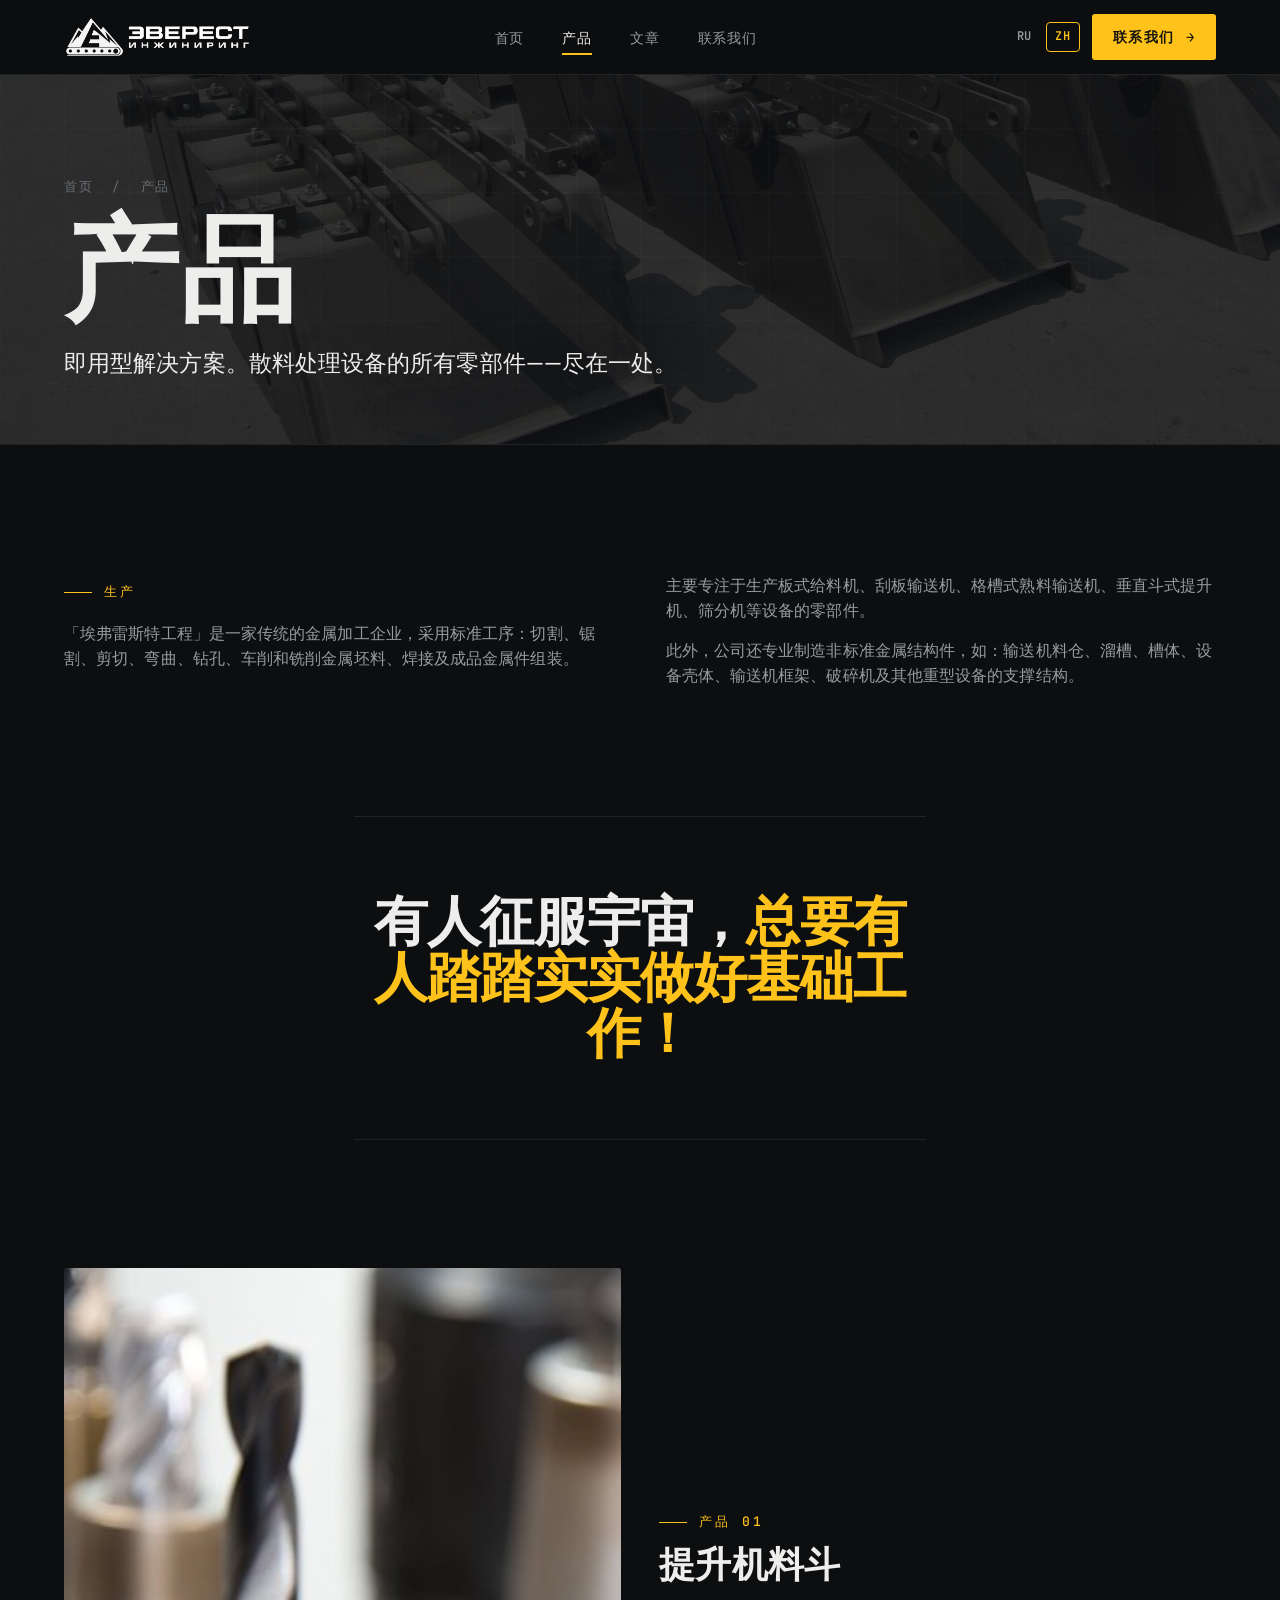
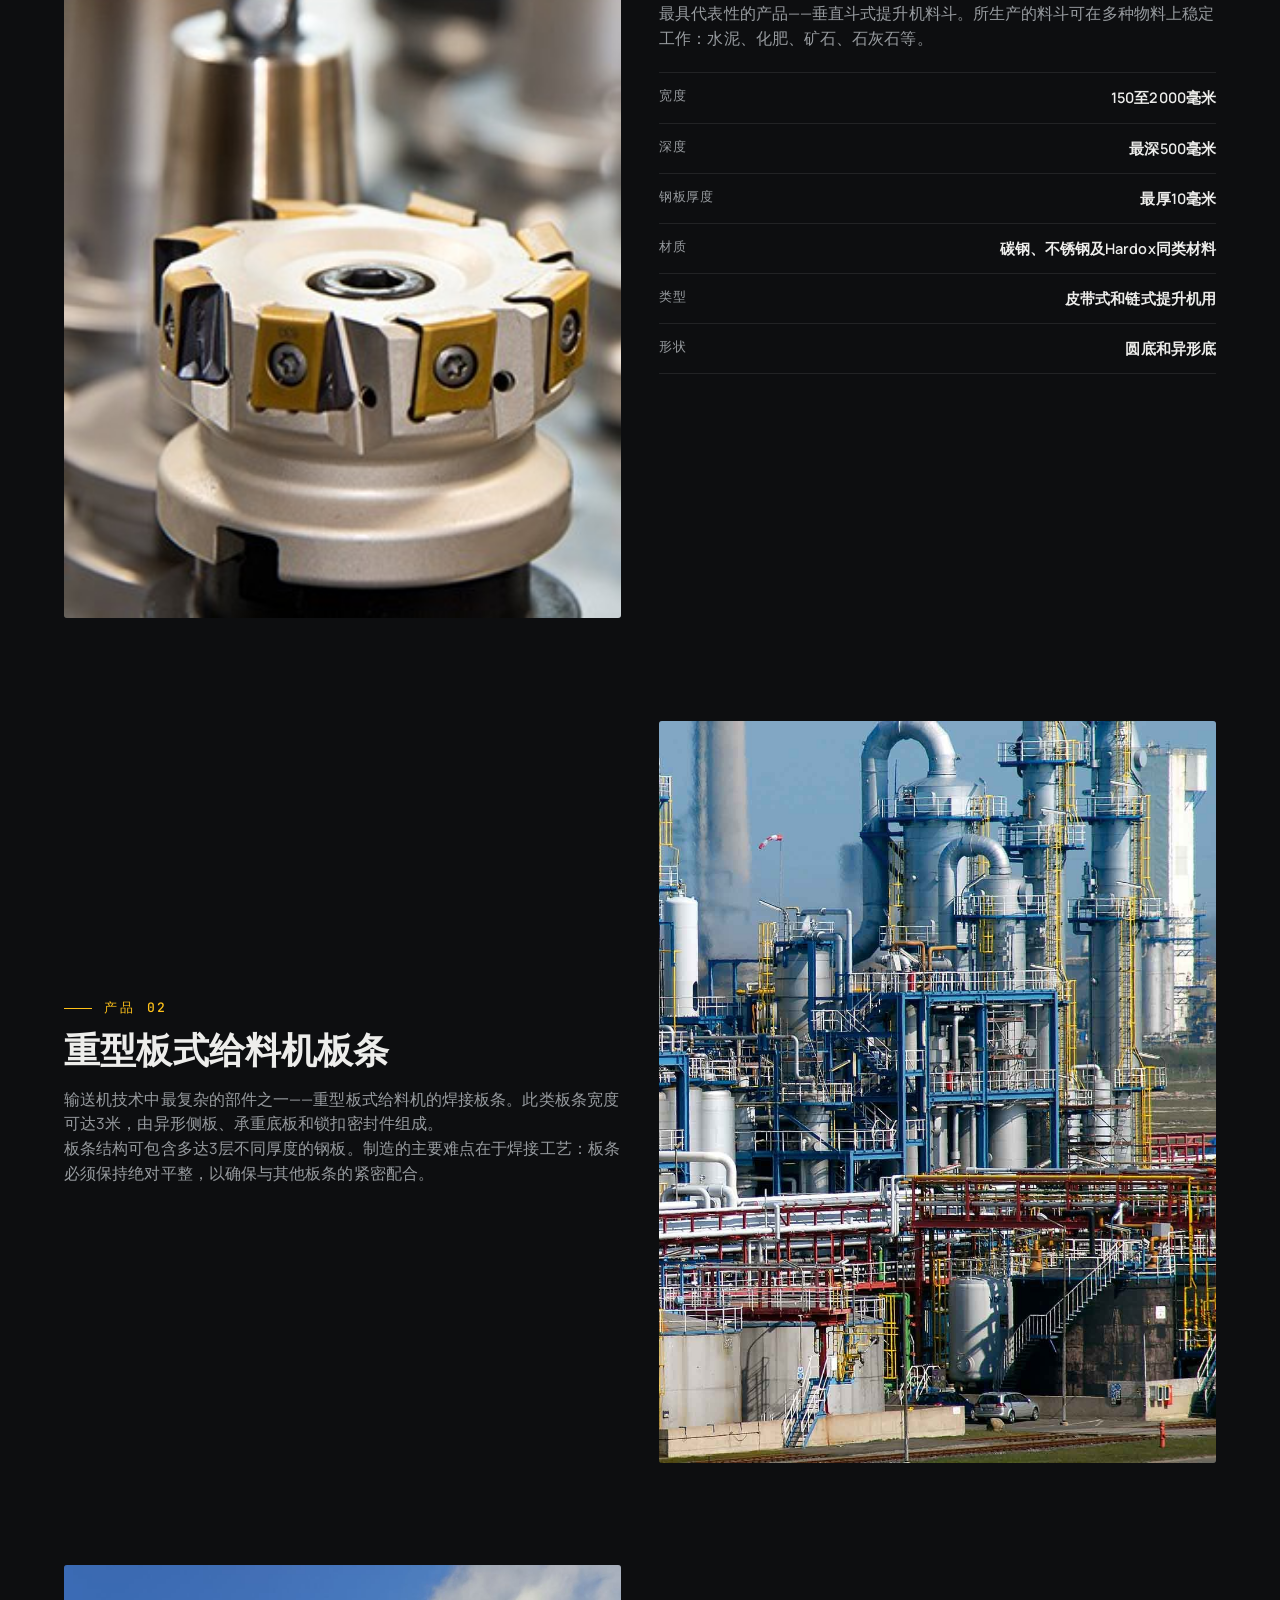
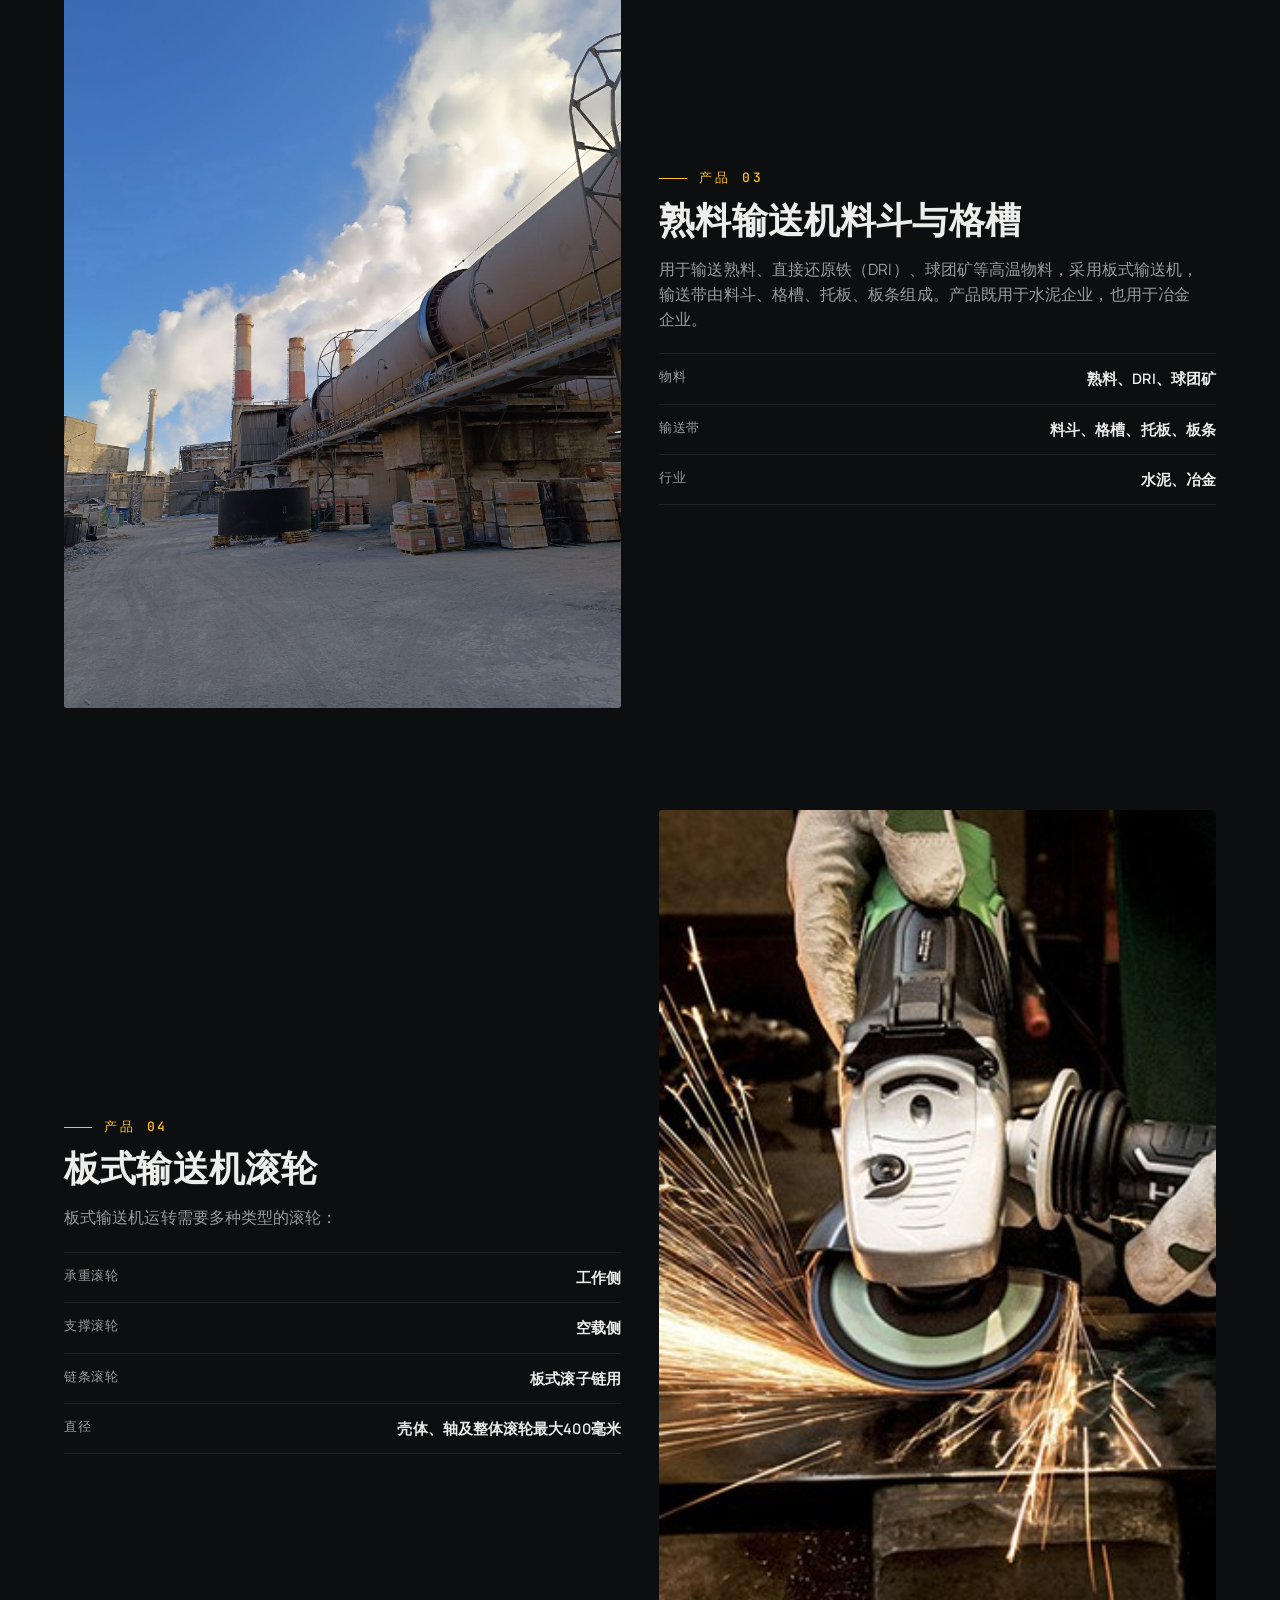
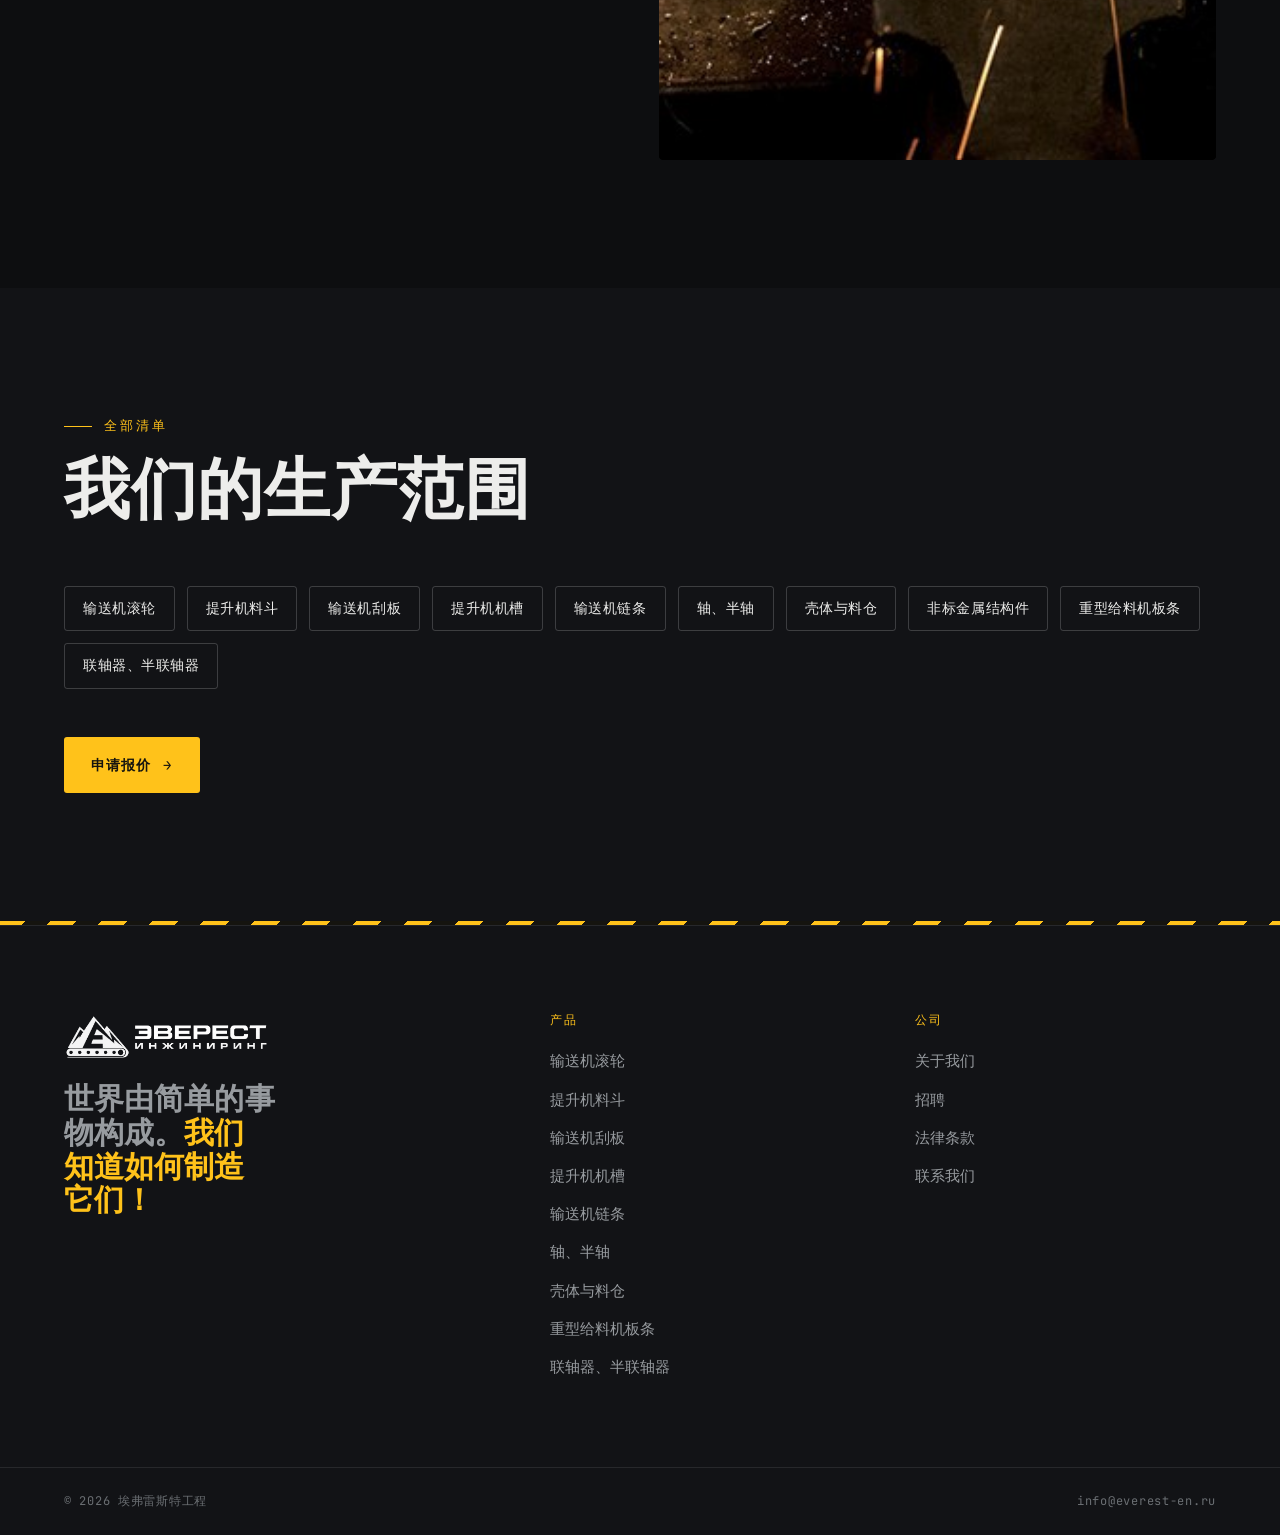
<file: zh/products.html>
<!DOCTYPE html>
<html lang="zh">
<head>
<meta charset="UTF-8">
<meta name="viewport" content="width=device-width, initial-scale=1.0">
<title>产品 — 埃弗雷斯特工程</title>
<link rel="preconnect" href="https://fonts.googleapis.com">
<link rel="preconnect" href="https://fonts.gstatic.com" crossorigin>
<link rel="stylesheet" href="../assets/styles.css">
</head>
<body>

<!-- ============ HEADER ============ -->
<header class="site-header">
  <div class="wrap nav">
    <a class="logo" href="index.html" aria-label="埃弗雷斯特工程">
      <img class="logo__img" src="../assets/logo-lockup.png" alt="埃弗雷斯特工程 — 工业输送机零部件">
    </a>
    <nav aria-label="主导航">
      <ul class="nav__links">
        <li><a href="index.html">首页</a></li>
        <li><a href="products.html" class="active">产品</a></li>
        <li><a href="articles.html">文章</a></li>
        <li><a href="contacts.html">联系我们</a></li>
      </ul>
    </nav>
    <div class="nav__cta" style="display:flex;align-items:center;gap:12px">
      <div class="lang-switch">
        <a href="../products.html">RU</a>
        <span class="lang-active">ZH</span>
      </div>
      <a class="btn btn--accent" href="contacts.html">联系我们 <span class="arw">→</span></a>
    </div>
    <button class="burger" aria-label="打开菜单"><span></span><span></span><span></span></button>
  </div>
</header>
<div class="mobile-menu">
  <a href="index.html">首页</a>
  <a href="products.html" class="active">产品</a>
  <a href="articles.html">文章</a>
  <a href="contacts.html">联系我们</a>
  <div style="display:flex;gap:12px;padding:8px 0"><a href="../products.html">RU</a><span class="lang-active">ZH</span></div>
</div>

<!-- ============ PAGE HERO ============ -->
<section class="page-hero">
  <div class="page-hero__bg media">
    <div class="ph"></div>
    <img src="../uploads/section-bg.jpg" alt="设备安装" style="position:absolute;inset:0;width:100%;height:100%;object-fit:cover">
  </div>
  <div class="wrap">
    <p class="crumb reveal"><a href="index.html">首页</a> &nbsp;/&nbsp; 产品</p>
    <h1 class="h-display reveal" data-delay="1">产品</h1>
    <p class="lede reveal" data-delay="2">即用型解决方案。散料处理设备的所有零部件——尽在一处。</p>
  </div>
</section>

<!-- ============ INTRO ============ -->
<section class="section">
  <div class="wrap">
    <div class="intro-cols">
      <div class="reveal">
        <span class="eyebrow">生产</span>
        <p style="margin-top:18px">「埃弗雷斯特工程」是一家传统的金属加工企业，采用标准工序：切割、锯割、剪切、弯曲、钻孔、车削和铣削金属坯料、焊接及成品金属件组装。</p>
      </div>
      <div class="reveal" data-delay="1">
        <p>主要专注于生产板式给料机、刮板输送机、格槽式熟料输送机、垂直斗式提升机、筛分机等设备的零部件。</p>
        <p>此外，公司还专业制造非标准金属结构件，如：输送机料仓、溜槽、槽体、设备壳体、输送机框架、破碎机及其他重型设备的支撑结构。</p>
      </div>
    </div>
  </div>
</section>

<!-- ============ BIG QUOTE ============ -->
<section class="wrap">
  <blockquote class="bigquote reveal">有人征服宇宙，<span class="accent">总要有人踏踏实实做好基础工作！</span></blockquote>
</section>

<!-- ============ PRODUCT DETAILS ============ -->
<section class="section">
  <div class="wrap" style="display:flex;flex-direction:column;gap:clamp(56px,8vw,110px)">

    <!-- 01 -->
    <article id="kovshi" class="prod-detail reveal">
      <div class="prod-media media">
        <div class="ph"><span class="ph__label">提升机料斗</span></div>
        <img src="../uploads/product-1.jpg" alt="提升机料斗">
      </div>
      <div class="prod-info">
        <span class="eyebrow">产品 01</span>
        <h3>提升机料斗</h3>
        <p>最具代表性的产品——垂直斗式提升机料斗。所生产的料斗可在多种物料上稳定工作：水泥、化肥、矿石、石灰石等。</p>
        <ul class="spec-list">
          <li><span class="k">宽度</span><span class="v">150至2000毫米</span></li>
          <li><span class="k">深度</span><span class="v">最深500毫米</span></li>
          <li><span class="k">钢板厚度</span><span class="v">最厚10毫米</span></li>
          <li><span class="k">材质</span><span class="v">碳钢、不锈钢及Hardox同类材料</span></li>
          <li><span class="k">类型</span><span class="v">皮带式和链式提升机用</span></li>
          <li><span class="k">形状</span><span class="v">圆底和异形底</span></li>
        </ul>
      </div>
    </article>

    <!-- 02 -->
    <article id="plastiny" class="prod-detail prod-detail--rev reveal">
      <div class="prod-media media">
        <div class="ph"><span class="ph__label">焊接给料机板条</span></div>
        <img src="../uploads/photo-production-2.jpg" alt="重型板式给料机板条">
      </div>
      <div class="prod-info">
        <span class="eyebrow">产品 02</span>
        <h3>重型板式给料机板条</h3>
        <p>输送机技术中最复杂的部件之一——重型板式给料机的焊接板条。此类板条宽度可达3米，由异形侧板、承重底板和锁扣密封件组成。</p>
        <p>板条结构可包含多达3层不同厚度的钢板。制造的主要难点在于焊接工艺：板条必须保持绝对平整，以确保与其他板条的紧密配合。</p>
      </div>
    </article>

    <!-- 03 -->
    <article id="klinkernye" class="prod-detail reveal">
      <div class="prod-media media">
        <div class="ph"><span class="ph__label">熟料输送机料斗与格槽</span></div>
        <img src="../uploads/photo-production-1.jpg" alt="熟料输送机料斗与格槽">
      </div>
      <div class="prod-info">
        <span class="eyebrow">产品 03</span>
        <h3>熟料输送机料斗与格槽</h3>
        <p>用于输送熟料、直接还原铁（DRI）、球团矿等高温物料，采用板式输送机，输送带由料斗、格槽、托板、板条组成。产品既用于水泥企业，也用于冶金企业。</p>
        <ul class="spec-list">
          <li><span class="k">物料</span><span class="v">熟料、DRI、球团矿</span></li>
          <li><span class="k">输送带</span><span class="v">料斗、格槽、托板、板条</span></li>
          <li><span class="k">行业</span><span class="v">水泥、冶金</span></li>
        </ul>
      </div>
    </article>

    <!-- 04 -->
    <article id="roliki" class="prod-detail prod-detail--rev reveal">
      <div class="prod-media media">
        <div class="ph"><span class="ph__label">输送机滚轮</span></div>
        <img src="../uploads/product-2.jpg" alt="板式输送机滚轮">
      </div>
      <div class="prod-info">
        <span class="eyebrow">产品 04</span>
        <h3>板式输送机滚轮</h3>
        <p>板式输送机运转需要多种类型的滚轮：</p>
        <ul class="spec-list">
          <li><span class="k">承重滚轮</span><span class="v">工作侧</span></li>
          <li><span class="k">支撑滚轮</span><span class="v">空载侧</span></li>
          <li><span class="k">链条滚轮</span><span class="v">板式滚子链用</span></li>
          <li><span class="k">直径</span><span class="v">壳体、轴及整体滚轮最大400毫米</span></li>
        </ul>
      </div>
    </article>

  </div>
</section>

<!-- ============ FULL LIST ============ -->
<section class="section section--alt">
  <div class="wrap">
    <div class="sect-head reveal">
      <span class="eyebrow">全部清单</span>
      <h2 class="h-sect">我们的生产范围</h2>
    </div>
    <div class="tag-cloud reveal">
      <a href="products.html#roliki">输送机滚轮</a>
      <a href="products.html#kovshi">提升机料斗</a>
      <a href="products.html#kovshi">输送机刮板</a>
      <a href="products.html#kovshi">提升机机槽</a>
      <a href="products.html#roliki">输送机链条</a>
      <a href="products.html#roliki">轴、半轴</a>
      <a href="products.html#klinkernye">壳体与料仓</a>
      <a href="products.html#klinkernye">非标金属结构件</a>
      <a href="products.html#plastiny">重型给料机板条</a>
      <a href="products.html#roliki">联轴器、半联轴器</a>
    </div>
    <div style="margin-top:48px" class="reveal">
      <a class="btn btn--accent" href="contacts.html">申请报价 <span class="arw">→</span></a>
    </div>
  </div>
</section>

<!-- ============ FOOTER ============ -->
<div class="hazard hazard--thin"></div>
<footer class="site-footer">
  <div class="wrap footer-grid">
    <div>
      <div class="footer-logo">
        <img src="../assets/logo-lockup.png" alt="埃弗雷斯特工程" style="height:46px;width:auto">
      </div>
      <p class="footer-slogan">世界由简单的事物构成。<span class="accent">我们知道如何制造它们！</span></p>
    </div>
    <div class="fcol">
      <h4>产品</h4>
      <ul>
        <li><a href="products.html#roliki">输送机滚轮</a></li>
        <li><a href="products.html#kovshi">提升机料斗</a></li>
        <li><a href="products.html#kovshi">输送机刮板</a></li>
        <li><a href="products.html#kovshi">提升机机槽</a></li>
        <li><a href="products.html#roliki">输送机链条</a></li>
        <li><a href="products.html#roliki">轴、半轴</a></li>
        <li><a href="products.html#klinkernye">壳体与料仓</a></li>
        <li><a href="products.html#plastiny">重型给料机板条</a></li>
        <li><a href="products.html#roliki">联轴器、半联轴器</a></li>
      </ul>
    </div>
    <div class="fcol">
      <h4>公司</h4>
      <ul>
        <li><a href="index.html#about">关于我们</a></li>
        <li><a href="contacts.html">招聘</a></li>
        <li><a href="contacts.html">法律条款</a></li>
        <li><a href="contacts.html">联系我们</a></li>
      </ul>
    </div>
  </div>
  <div class="wrap footer-bottom">
    <span>© 2026 埃弗雷斯特工程</span>
    <a href="contacts.html">info@everest-en.ru</a>
  </div>
</footer>

<script src="../assets/site.js"></script>
</body>
</html>
</file>
<file: assets/styles.css>
/* ============================================================
   ЭВЕРЕСТ ИНЖИНИРИНГ — индустриальная дизайн-система
   Антрацит + safety-yellow (CAT). Archivo / Manrope / JetBrains Mono
   ============================================================ */

@import url('https://fonts.googleapis.com/css2?family=Saira+Condensed:wght@500;600;700;800;900&family=Manrope:wght@400;500;600;700&family=JetBrains+Mono:wght@400;500;700&display=swap');

:root{
  /* surfaces */
  --bg:#0d0e10;
  --bg-2:#121316;
  --panel:#16181b;
  --panel-2:#1c1f23;
  --line:rgba(255,255,255,.09);
  --line-strong:rgba(255,255,255,.18);

  /* ink */
  --text:#ededeb;
  --muted:#979b9f;
  --dim:#6b6f73;

  /* (engineering condensed grotesk for display) */

  /* accent — safety yellow */
  --accent:#ffc21a;
  --accent-2:#ff7a1a;
  --accent-ink:#15140f;

  /* type */
  --display:'Saira Condensed',sans-serif;
  --body:'Manrope',sans-serif;
  --mono:'JetBrains Mono',monospace;

  /* metrics */
  --maxw:1280px;
  --gutter:clamp(20px,5vw,72px);
  --radius:3px;
}

*{box-sizing:border-box;margin:0;padding:0}
html{scroll-behavior:smooth;-webkit-text-size-adjust:100%}
body{
  background:var(--bg);
  color:var(--text);
  font-family:var(--body);
  font-size:17px;
  line-height:1.6;
  font-weight:400;
  letter-spacing:.005em;
  -webkit-font-smoothing:antialiased;
  text-rendering:optimizeLegibility;
  overflow-x:hidden;
}
img{display:block;max-width:100%}
a{color:inherit;text-decoration:none}
button{font-family:inherit;cursor:pointer;border:none;background:none;color:inherit}
::selection{background:var(--accent);color:var(--accent-ink)}

/* blueprint grid overlay on body */
body::before{
  content:"";position:fixed;inset:0;z-index:0;pointer-events:none;
  background-image:
    linear-gradient(rgba(255,255,255,.022) 1px,transparent 1px),
    linear-gradient(90deg,rgba(255,255,255,.022) 1px,transparent 1px);
  background-size:64px 64px;
  mask-image:radial-gradient(ellipse 120% 90% at 50% 0%,#000 30%,transparent 90%);
}

/* ---------- layout helpers ---------- */
.wrap{max-width:var(--maxw);margin:0 auto;padding-inline:var(--gutter);position:relative;z-index:1}
.section{padding-block:clamp(72px,10vw,140px);position:relative;z-index:1}
.section--alt{background:var(--bg-2)}
.divider{height:1px;background:var(--line);max-width:var(--maxw);margin:0 auto}

/* hazard stripe device */
.hazard{
  height:6px;width:100%;
  background:repeating-linear-gradient(135deg,var(--accent) 0 18px,#15140f 18px 36px);
}
.hazard--thin{height:4px}

/* ---------- type ---------- */
.eyebrow{
  font-family:var(--mono);font-size:13px;font-weight:500;
  letter-spacing:.22em;text-transform:uppercase;color:var(--accent);
  display:inline-flex;align-items:center;gap:12px;
}
.eyebrow::before{content:"";width:28px;height:1px;background:var(--accent)}
.eyebrow.no-rule::before{display:none}

h1,h2,h3,h4{font-family:var(--display);font-weight:800;line-height:1.0;letter-spacing:.005em}
.h-display{
  font-weight:900;text-transform:uppercase;line-height:.92;letter-spacing:.01em;
  font-size:clamp(46px,9vw,120px);
}
.h-sect{
  font-weight:800;text-transform:uppercase;line-height:.98;letter-spacing:.01em;
  font-size:clamp(34px,5.5vw,66px);
}
.h-card{font-size:clamp(22px,2.5vw,28px);font-weight:700;line-height:1.04;text-transform:uppercase;letter-spacing:.01em}
.lede{font-size:clamp(18px,2.1vw,23px);line-height:1.5;color:var(--text);font-weight:500;max-width:60ch}
.muted{color:var(--muted)}
p{color:var(--muted);text-wrap:pretty}
.accent{color:var(--accent)}

/* ---------- buttons ---------- */
.btn{
  display:inline-flex;align-items:center;gap:12px;
  font-family:var(--mono);font-weight:700;font-size:14px;letter-spacing:.08em;text-transform:uppercase;
  padding:16px 26px;border-radius:var(--radius);transition:.2s ease;border:1px solid transparent;
}
.btn .arw{transition:transform .25s ease}
.btn:hover .arw{transform:translateX(5px)}
.btn--accent{background:var(--accent);color:var(--accent-ink)}
.btn--accent:hover{background:#ffd24f;box-shadow:0 0 0 4px rgba(255,194,26,.16)}
.btn--ghost{border-color:var(--line-strong);color:var(--text)}
.btn--ghost:hover{border-color:var(--accent);color:var(--accent)}

/* ---------- header ---------- */
.site-header{
  position:sticky;top:0;z-index:60;
  background:rgba(13,14,16,.72);backdrop-filter:blur(14px) saturate(140%);
  border-bottom:1px solid var(--line);transition:background .3s,border-color .3s;
}
.site-header.scrolled{background:rgba(11,12,13,.92);border-bottom-color:var(--line-strong)}
.nav{display:flex;align-items:center;justify-content:space-between;height:74px;gap:24px}
.logo{display:flex;align-items:center;gap:13px;flex-shrink:0}
.logo__img{height:42px;width:auto;display:block}
@media(max-width:760px){.logo__img{height:34px}}
.footer-logo img{height:46px;width:auto;display:block}
.logo__mark{width:30px;height:26px;flex-shrink:0}
.logo__mark path{fill:var(--accent)}
.logo__mark .snow{fill:var(--text)}
.logo__txt{display:flex;flex-direction:column;line-height:1}
.logo__name{font-family:var(--display);font-weight:900;font-size:20px;letter-spacing:.05em;text-transform:uppercase}
.logo__sub{font-family:var(--mono);font-size:9.5px;letter-spacing:.34em;color:var(--dim);text-transform:uppercase;margin-top:3px}

.nav__links{display:flex;align-items:center;gap:6px;list-style:none}
.nav__links a{
  font-family:var(--mono);font-size:13.5px;font-weight:500;letter-spacing:.06em;text-transform:uppercase;
  padding:10px 16px;border-radius:var(--radius);color:var(--muted);transition:.18s;position:relative;
}
.nav__links a:hover{color:var(--text)}
.nav__links a.active{color:var(--text)}
.nav__links a.active::after{
  content:"";position:absolute;left:16px;right:16px;bottom:2px;height:2px;background:var(--accent);
}
.nav__cta{margin-left:8px}
.nav__cta .btn{padding:11px 20px}
.burger{display:none;width:44px;height:44px;flex-direction:column;justify-content:center;gap:5px;align-items:center}
.burger span{width:22px;height:2px;background:var(--text);transition:.25s}
.burger.open span:nth-child(1){transform:translateY(7px) rotate(45deg)}
.burger.open span:nth-child(2){opacity:0}
.burger.open span:nth-child(3){transform:translateY(-7px) rotate(-45deg)}

.mobile-menu{
  position:fixed;inset:74px 0 0 0;z-index:55;background:var(--bg);
  transform:translateX(100%);transition:transform .35s cubic-bezier(.6,0,.2,1);
  display:flex;flex-direction:column;padding:32px var(--gutter);gap:4px;
}
.mobile-menu.open{transform:translateX(0)}
.mobile-menu a{
  font-family:var(--display);font-weight:800;text-transform:uppercase;font-size:32px;
  padding:14px 0;border-bottom:1px solid var(--line);color:var(--muted);
}
.mobile-menu a.active,.mobile-menu a:hover{color:var(--accent)}

/* ---------- hero ---------- */
.hero{position:relative;min-height:92vh;display:flex;align-items:flex-end;overflow:hidden;border-bottom:1px solid var(--line)}
.hero__bg{position:absolute;inset:0;z-index:0}
.hero__bg img{width:100%;height:100%;object-fit:cover;opacity:.42;filter:grayscale(.3) contrast(1.05)}
.hero__bg::after{
  content:"";position:absolute;inset:0;
  background:linear-gradient(180deg,rgba(13,14,16,.55) 0%,rgba(13,14,16,.7) 55%,var(--bg) 100%),
             linear-gradient(90deg,rgba(13,14,16,.85),transparent 70%);
}
.hero__inner{position:relative;z-index:2;width:100%;padding-block:clamp(48px,9vw,110px)}
.hero h1{margin:22px 0 28px;max-width:18ch}
.hero h1 .ln2{color:var(--accent);display:block}
.hero__slogan{font-size:clamp(18px,2.4vw,24px);font-weight:600;color:var(--text);max-width:42ch;margin-bottom:38px}
.hero__cta{display:flex;gap:16px;flex-wrap:wrap;align-items:center}
.hero__meta{
  position:absolute;right:var(--gutter);bottom:48px;z-index:2;text-align:right;display:none;
}
@media(min-width:1024px){.hero__meta{display:block}}
.hero__meta .num{font-family:var(--display);font-weight:900;font-size:64px;color:var(--accent);line-height:1}
.hero__meta .lbl{font-family:var(--mono);font-size:12px;letter-spacing:.18em;text-transform:uppercase;color:var(--muted)}

/* ---------- section header block ---------- */
.sect-head{display:flex;flex-direction:column;gap:20px;max-width:62ch;margin-bottom:clamp(40px,5vw,64px)}
.sect-head.center{align-items:center;text-align:center;margin-inline:auto}

/* ---------- about + stats ---------- */
.about-grid{display:grid;grid-template-columns:1.1fr .9fr;gap:clamp(32px,5vw,72px);align-items:center}
.about-copy p+p{margin-top:18px}
.about-figure{position:relative}
.about-figure .ph,.about-figure img{aspect-ratio:4/5;border-radius:var(--radius)}
.about-figure .tag{
  position:absolute;left:-1px;bottom:24px;background:var(--accent);color:var(--accent-ink);
  font-family:var(--mono);font-weight:700;font-size:12px;letter-spacing:.12em;text-transform:uppercase;
  padding:10px 16px;
}
.stats{display:grid;grid-template-columns:repeat(3,1fr);gap:1px;background:var(--line);border:1px solid var(--line);margin-top:clamp(48px,6vw,72px)}
.stat{background:var(--bg);padding:clamp(26px,3vw,40px) clamp(20px,2.5vw,32px)}
.stat .num{font-family:var(--display);font-weight:900;font-size:clamp(40px,6vw,68px);line-height:1;color:var(--text)}
.stat .num .accent{color:var(--accent)}
.stat .lbl{font-family:var(--mono);font-size:12.5px;letter-spacing:.1em;text-transform:uppercase;color:var(--muted);margin-top:12px}

.comp-list{display:grid;grid-template-columns:repeat(2,1fr);gap:14px;margin-top:30px}
.comp{display:flex;gap:13px;align-items:flex-start;font-size:15px;color:var(--text)}
.comp .dot{width:8px;height:8px;background:var(--accent);margin-top:7px;flex-shrink:0;transform:rotate(45deg)}

/* ---------- product cards ---------- */
.card-grid{display:grid;grid-template-columns:repeat(3,1fr);gap:clamp(16px,2vw,24px)}
.pcard{
  background:var(--panel);border:1px solid var(--line);border-radius:var(--radius);overflow:hidden;
  display:flex;flex-direction:column;transition:.25s ease;position:relative;
}
.pcard:hover{border-color:var(--line-strong);transform:translateY(-4px)}
.pcard__media{position:relative;aspect-ratio:16/11;overflow:hidden}
.pcard__media img,.pcard__media .ph{width:100%;height:100%;object-fit:cover;transition:transform .5s ease}
.pcard:hover .pcard__media img{transform:scale(1.05)}
.pcard__idx{
  position:absolute;top:14px;left:14px;font-family:var(--mono);font-size:12px;font-weight:700;
  background:var(--bg);color:var(--accent);padding:5px 10px;border:1px solid var(--line);letter-spacing:.08em;
}
.pcard__body{padding:24px;display:flex;flex-direction:column;gap:13px;flex:1}
.pcard__body h3{margin-bottom:2px}
.pcard__body p{font-size:14.5px;line-height:1.55}
.pcard__more{
  margin-top:auto;font-family:var(--mono);font-size:13px;font-weight:700;letter-spacing:.08em;
  text-transform:uppercase;color:var(--accent);display:inline-flex;gap:9px;align-items:center;padding-top:6px;
}

/* ---------- industries ---------- */
.ind-row{
  display:grid;grid-template-columns:auto 1fr auto;gap:clamp(20px,3vw,48px);align-items:center;
  padding:clamp(28px,4vw,46px) 0;border-top:1px solid var(--line);
}
.ind-row:last-child{border-bottom:1px solid var(--line)}
.ind-row__no{font-family:var(--display);font-weight:900;font-size:clamp(36px,5vw,72px);color:var(--panel-2);-webkit-text-stroke:1px var(--line-strong);line-height:1}
.ind-row:hover .ind-row__no{color:var(--accent);-webkit-text-stroke:1px var(--accent)}
.ind-row__main h3{margin-bottom:12px}
.ind-row__main p{max-width:70ch;font-size:15px}
.ind-row__tag{font-family:var(--mono);font-size:12px;letter-spacing:.14em;text-transform:uppercase;color:var(--muted);white-space:nowrap}

/* ---------- placeholder image blocks ---------- */
.ph{
  position:relative;background:
    repeating-linear-gradient(45deg,rgba(255,255,255,.025) 0 12px,transparent 12px 24px),
    linear-gradient(135deg,var(--panel-2),var(--panel));
  border:1px solid var(--line);overflow:hidden;display:flex;align-items:center;justify-content:center;
}
.ph__label{
  font-family:var(--mono);font-size:11.5px;letter-spacing:.12em;text-transform:uppercase;color:var(--dim);
  text-align:center;padding:12px;
}
/* an <img> that fails -> reveal sibling .ph (we stack) */
.media{position:relative}
.media .ph{position:absolute;inset:0}
.media img{position:relative;z-index:1}
.media img.failed{display:none}

/* ---------- footer ---------- */
.site-footer{background:var(--bg-2);border-top:1px solid var(--line);position:relative;z-index:1}
.footer-grid{display:grid;grid-template-columns:1.4fr 1fr 1fr;gap:clamp(32px,5vw,64px);padding-block:clamp(56px,7vw,88px)}
.footer-slogan{font-family:var(--display);font-weight:800;text-transform:uppercase;font-size:clamp(22px,2.6vw,30px);line-height:1.12;max-width:16ch}
.footer-slogan .accent{color:var(--accent)}
.fcol h4{font-family:var(--mono);font-size:12px;letter-spacing:.18em;text-transform:uppercase;color:var(--accent);margin-bottom:20px;font-weight:500}
.fcol ul{list-style:none;display:flex;flex-direction:column;gap:11px}
.fcol a{font-size:14.5px;color:var(--muted);transition:.18s}
.fcol a:hover{color:var(--text);padding-left:4px}
.footer-credit{padding-block:0 clamp(28px,4vw,40px);text-align:center}
.footer-credit__link{display:inline-flex;flex-direction:column;align-items:center;gap:10px;text-decoration:none;opacity:.88;transition:opacity .18s}
.footer-credit__link:hover{opacity:1}
.footer-credit__text{font-family:var(--mono);font-size:12px;letter-spacing:.06em;color:var(--dim);margin:0}
.footer-credit__link img{height:40px;width:auto;display:block;border-radius:2px}
.footer-bottom{border-top:1px solid var(--line);padding-block:24px;display:flex;justify-content:space-between;align-items:center;gap:16px;flex-wrap:wrap}
.footer-bottom span,.footer-bottom a{font-family:var(--mono);font-size:12px;letter-spacing:.06em;color:var(--dim)}
.footer-logo{display:flex;align-items:center;gap:10px;margin-bottom:22px}
.footer-logo .logo__mark{width:26px;height:22px}

/* ---------- page hero (inner pages) ---------- */
.page-hero{padding-block:clamp(56px,8vw,110px) clamp(40px,5vw,64px);border-bottom:1px solid var(--line);position:relative;overflow:hidden}
.page-hero__bg{position:absolute;inset:0;z-index:0;opacity:.18}
.page-hero__bg img{width:100%;height:100%;object-fit:cover;filter:grayscale(.4)}
.page-hero .wrap{position:relative;z-index:1}
.page-hero h1{margin:20px 0 22px}
.crumb{font-family:var(--mono);font-size:12.5px;letter-spacing:.12em;text-transform:uppercase;color:var(--dim)}
.crumb a:hover{color:var(--accent)}

/* ---------- products page ---------- */
.prod-layout{display:grid;grid-template-columns:1fr;gap:clamp(40px,5vw,72px)}
.intro-cols{display:grid;grid-template-columns:1fr 1fr;gap:clamp(28px,4vw,56px)}
.intro-cols p{font-size:15.5px}
.intro-cols p+p{margin-top:16px}
.bigquote{
  font-family:var(--display);font-weight:800;text-transform:uppercase;
  font-size:clamp(26px,4.5vw,54px);line-height:1.04;letter-spacing:-.015em;
  padding:clamp(40px,6vw,80px) 0;border-block:1px solid var(--line);text-align:center;max-width:22ch;margin-inline:auto;
}
.bigquote .accent{color:var(--accent)}

.prod-detail{display:grid;grid-template-columns:1fr 1fr;gap:clamp(24px,3vw,48px);align-items:stretch}
.prod-detail--rev{direction:rtl}
.prod-detail--rev>*{direction:ltr}
.prod-media{position:relative;min-height:340px}
.prod-media .ph,.prod-media img{height:100%;width:100%;object-fit:cover;border-radius:var(--radius);aspect-ratio:auto}
.prod-info{padding:clamp(8px,2vw,28px) 0;display:flex;flex-direction:column;justify-content:center}
.prod-info h3{font-size:clamp(24px,3vw,36px);margin:14px 0 18px}
.prod-info p{font-size:15.5px}
.spec-list{list-style:none;margin-top:22px;display:flex;flex-direction:column;gap:0;border-top:1px solid var(--line)}
.spec-list li{display:flex;justify-content:space-between;gap:20px;padding:13px 0;border-bottom:1px solid var(--line);font-size:14.5px}
.spec-list li .k{color:var(--muted);font-family:var(--mono);font-size:13px;letter-spacing:.04em}
.spec-list li .v{color:var(--text);font-weight:600;text-align:right}

.tag-cloud{display:flex;flex-wrap:wrap;gap:12px;margin-top:28px}
.tag-cloud a{
  font-family:var(--mono);font-size:13.5px;letter-spacing:.04em;color:var(--text);
  border:1px solid var(--line-strong);padding:11px 18px;border-radius:var(--radius);transition:.18s;
}
.tag-cloud a:hover{border-color:var(--accent);color:var(--accent);background:rgba(255,194,26,.06)}

/* ---------- articles page ---------- */
.filter-bar{display:flex;gap:10px;flex-wrap:wrap;margin-bottom:clamp(32px,4vw,48px)}
.filter-bar button{
  font-family:var(--mono);font-size:13px;letter-spacing:.06em;text-transform:uppercase;color:var(--muted);
  border:1px solid var(--line);padding:10px 18px;border-radius:var(--radius);transition:.18s;
}
.filter-bar button:hover{color:var(--text);border-color:var(--line-strong)}
.filter-bar button.active{background:var(--accent);color:var(--accent-ink);border-color:var(--accent)}
.art-grid{display:grid;grid-template-columns:repeat(3,1fr);gap:clamp(18px,2.2vw,28px)}
.acard{
  background:var(--panel);border:1px solid var(--line);border-radius:var(--radius);overflow:hidden;
  display:flex;flex-direction:column;transition:.3s ease;
}
.acard:hover{border-color:var(--line-strong);transform:translateY(-4px)}
.acard__media{aspect-ratio:3/2;position:relative;overflow:hidden}
.acard__media img,.acard__media .ph{width:100%;height:100%;object-fit:cover;transition:transform .5s}
.acard:hover .acard__media img{transform:scale(1.06)}
.acard__cat{position:absolute;top:14px;left:14px;background:var(--accent);color:var(--accent-ink);font-family:var(--mono);font-size:11px;font-weight:700;letter-spacing:.1em;text-transform:uppercase;padding:6px 12px}
.acard__body{padding:24px;display:flex;flex-direction:column;gap:11px;flex:1}
.acard__body h3{font-size:20px;text-transform:none;letter-spacing:-.005em;line-height:1.2}
.acard__body p{font-size:14.5px;line-height:1.55}
.acard__more{margin-top:auto;font-family:var(--mono);font-size:12.5px;font-weight:700;letter-spacing:.08em;text-transform:uppercase;color:var(--accent);display:inline-flex;gap:8px;align-items:center;padding-top:8px}
.hidden{display:none!important}

/* ---------- contact page ---------- */
.contact-grid{display:grid;grid-template-columns:1fr 1fr;gap:clamp(32px,4vw,64px);align-items:start}
.info-block{display:flex;flex-direction:column;gap:0;border-top:1px solid var(--line);margin-top:8px}
.info-row{display:grid;grid-template-columns:140px 1fr;gap:20px;padding:20px 0;border-bottom:1px solid var(--line);align-items:start}
.info-row .k{font-family:var(--mono);font-size:12.5px;letter-spacing:.1em;text-transform:uppercase;color:var(--accent)}
.info-row .v{font-size:15.5px;color:var(--text)}
.info-row .v a:hover{color:var(--accent)}
.info-row .v .sub{display:block;color:var(--muted);font-size:13.5px;margin-top:5px}

.socials{display:flex;gap:12px;margin-top:28px}
.socials a{
  width:50px;height:50px;border:1px solid var(--line-strong);border-radius:var(--radius);
  display:flex;align-items:center;justify-content:center;transition:.2s;color:var(--text);
}
.socials a:hover{border-color:var(--accent);color:var(--accent);background:rgba(255,194,26,.06)}
.socials svg{width:21px;height:21px}

.map-block{position:relative;border:1px solid var(--line);border-radius:var(--radius);overflow:hidden;min-height:300px;background:var(--panel)}
.map-block .grid-bg{position:absolute;inset:0;background-image:linear-gradient(var(--line) 1px,transparent 1px),linear-gradient(90deg,var(--line) 1px,transparent 1px);background-size:40px 40px;opacity:.5}
.map-block__pin{position:absolute;top:46%;left:50%;transform:translate(-50%,-50%);text-align:center}
.map-block__pin .pin{width:18px;height:18px;background:var(--accent);border-radius:50%;margin:0 auto 12px;box-shadow:0 0 0 6px rgba(255,194,26,.2),0 0 0 14px rgba(255,194,26,.08)}
.map-block__pin .coord{font-family:var(--mono);font-size:13px;color:var(--text);letter-spacing:.04em}
.map-block__cta{position:absolute;left:0;right:0;bottom:0;padding:18px 22px;background:linear-gradient(transparent,rgba(13,14,16,.92));display:flex;justify-content:space-between;align-items:center;gap:14px;flex-wrap:wrap}

/* form */
.form{display:flex;flex-direction:column;gap:18px}
.field{display:flex;flex-direction:column;gap:8px}
.field label{font-family:var(--mono);font-size:12px;letter-spacing:.1em;text-transform:uppercase;color:var(--muted)}
.field input,.field textarea{
  background:var(--bg);border:1px solid var(--line-strong);border-radius:var(--radius);
  padding:14px 16px;color:var(--text);font-family:var(--body);font-size:15.5px;transition:.18s;resize:vertical;
}
.field input:focus,.field textarea:focus{outline:none;border-color:var(--accent);box-shadow:0 0 0 3px rgba(255,194,26,.12)}
.field textarea{min-height:130px}
.form__note{font-size:13px;color:var(--dim)}
.form-success{display:none;align-items:center;gap:12px;color:var(--accent);font-family:var(--mono);font-size:14px;padding:14px 16px;border:1px solid var(--accent);border-radius:var(--radius);background:rgba(255,194,26,.06)}
.form-success.show{display:flex}

/* ---------- scroll reveal ---------- */
.reveal{opacity:0;transform:translateY(28px);transition:opacity .7s cubic-bezier(.2,.6,.2,1),transform .7s cubic-bezier(.2,.6,.2,1)}
.reveal.is-visible{opacity:1;transform:none}
.reveal[data-delay="1"]{transition-delay:.08s}
.reveal[data-delay="2"]{transition-delay:.16s}
.reveal[data-delay="3"]{transition-delay:.24s}
@media(prefers-reduced-motion:reduce){.reveal{opacity:1;transform:none;transition:none}html{scroll-behavior:auto}}

/* ---------- responsive ---------- */
@media(max-width:980px){
  .about-grid,.intro-cols,.prod-detail,.contact-grid,.footer-grid{grid-template-columns:1fr}
  .prod-detail--rev{direction:ltr}
  .card-grid,.art-grid{grid-template-columns:repeat(2,1fr)}
  .footer-grid{gap:40px}
}
@media(max-width:760px){
  .nav__links,.nav__cta{display:none}
  .burger{display:flex}
  .stats{grid-template-columns:1fr}
  .card-grid,.art-grid{grid-template-columns:1fr}
  .comp-list{grid-template-columns:1fr}
  .ind-row{grid-template-columns:auto 1fr;gap:18px}
  .ind-row__tag{display:none}
  .info-row{grid-template-columns:1fr}
  .info-row .k{margin-bottom:-8px}
  .hero{min-height:84vh}
}

/* ---------- language switcher ---------- */
.lang-switch{display:flex;align-items:center;gap:6px;font-family:var(--mono);font-size:12px;letter-spacing:.08em;font-weight:600}
.lang-switch a{color:var(--muted);text-decoration:none;padding:4px 8px;border:1px solid var(--border);border-radius:4px;transition:color .2s,border-color .2s}
.lang-switch a:hover{color:var(--fg);border-color:var(--fg)}
.lang-active{color:var(--accent);padding:4px 8px;border:1px solid var(--accent);border-radius:4px}
</file>
